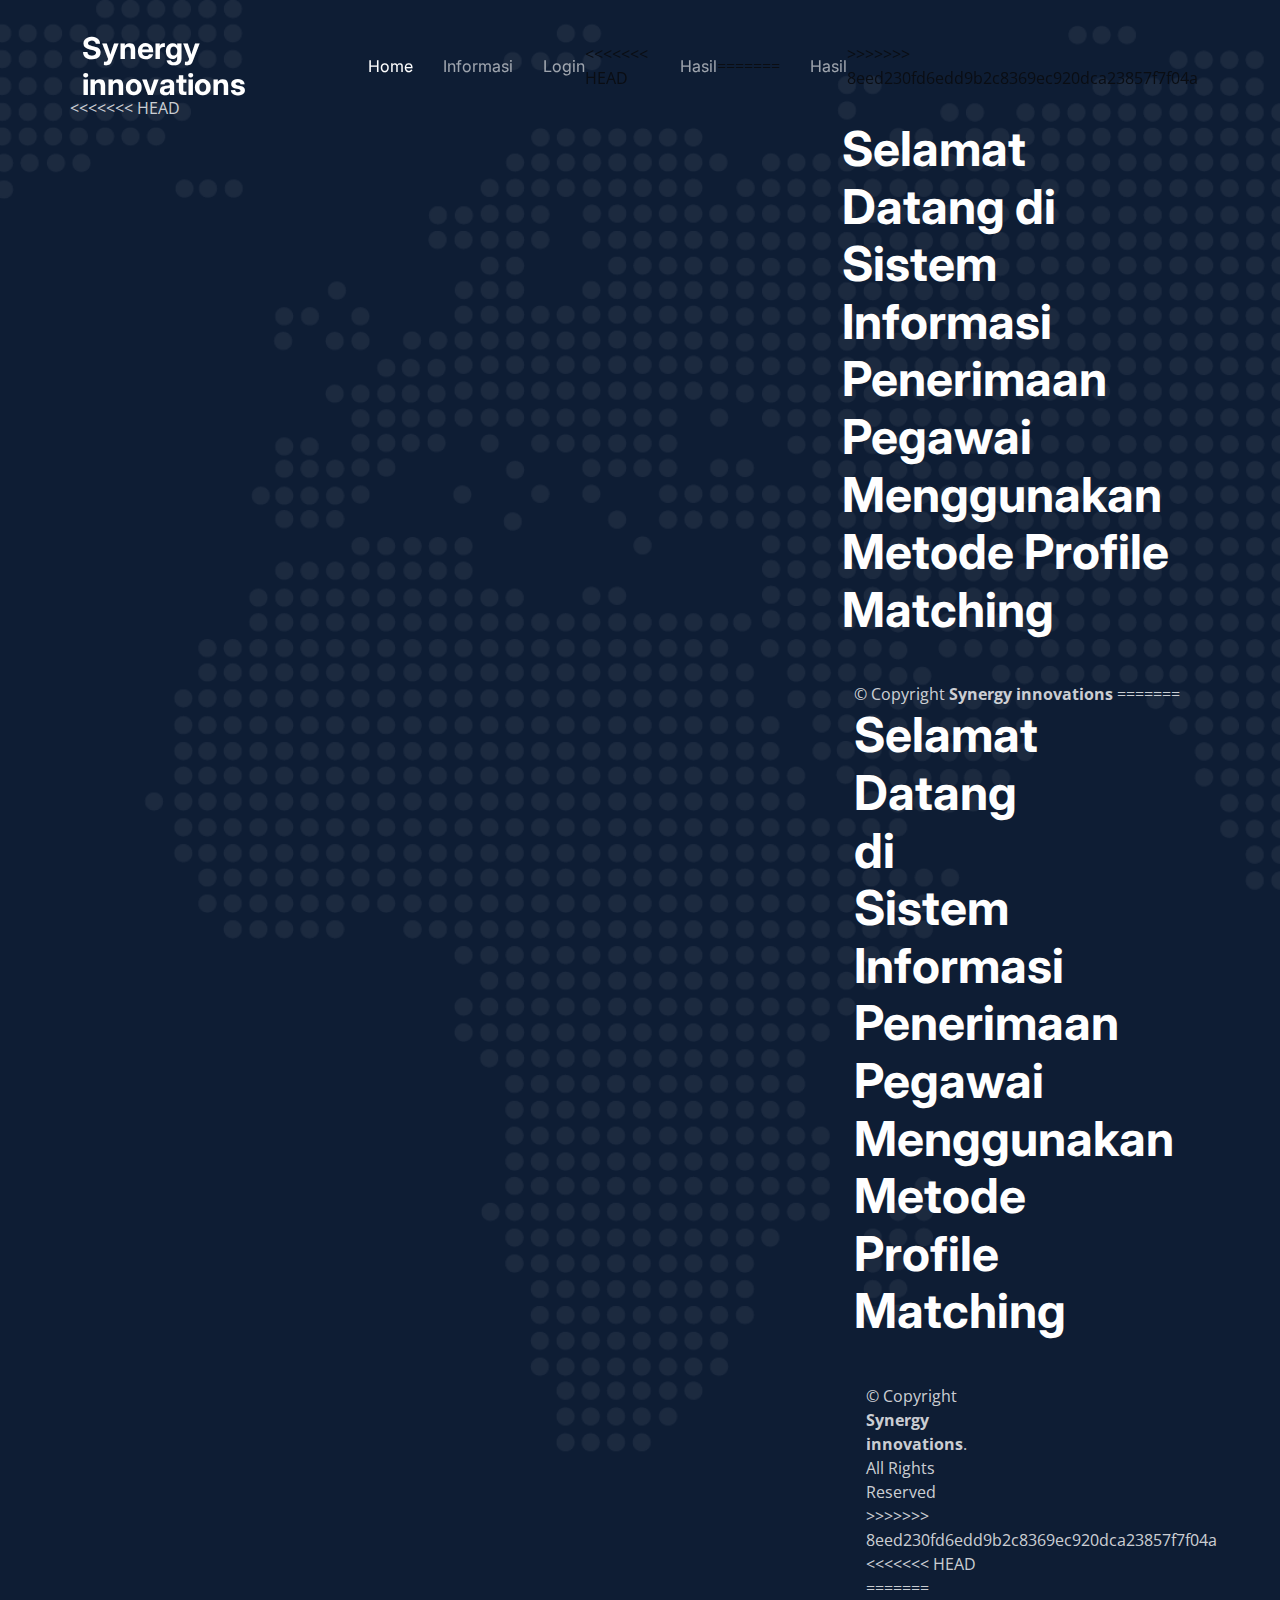
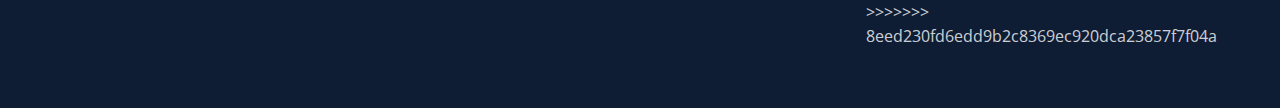
<file: index.html>
<!DOCTYPE html>
<html lang="en">

<head>
  <meta charset="utf-8">
  <meta content="width=device-width, initial-scale=1.0" name="viewport">

  <title>Synergy innovations</title>
  <meta content="" name="description">
  <meta content="" name="keywords">

  <!-- Favicons -->
  <link href="assets/img/favicon.png" rel="icon">
  <link href="assets/img/apple-touch-icon.png" rel="apple-touch-icon">

  <!-- Google Fonts -->
  <link rel="preconnect" href="https://fonts.googleapis.com">
  <link rel="preconnect" href="https://fonts.gstatic.com" crossorigin>
  <link href="https://fonts.googleapis.com/css2?family=Open+Sans:ital,wght@0,300;0,400;0,500;0,600;0,700;1,300;1,400;1,600;1,700&family=Poppins:ital,wght@0,300;0,400;0,500;0,600;0,700;1,300;1,400;1,500;1,600;1,700&family=Inter:ital,wght@0,300;0,400;0,500;0,600;0,700;1,300;1,400;1,500;1,600;1,700&display=swap" rel="stylesheet">

  <!-- Vendor CSS Files -->
  <link href="assets/vendor/bootstrap/css/bootstrap.min.css" rel="stylesheet">
  <link href="assets/vendor/bootstrap-icons/bootstrap-icons.css" rel="stylesheet">
  <link href="assets/vendor/fontawesome-free/css/all.min.css" rel="stylesheet">
  <link href="assets/vendor/glightbox/css/glightbox.min.css" rel="stylesheet">
  <link href="assets/vendor/swiper/swiper-bundle.min.css" rel="stylesheet">
  <link href="assets/vendor/aos/aos.css" rel="stylesheet">

  <!-- Template Main CSS File -->
  <link href="assets/css/main.css" rel="stylesheet">

  <!-- =======================================================
  * Template Name: Logis
  * Updated: Sep 18 2023 with Bootstrap v5.3.2
  * Template URL: https://bootstrapmade.com/logis-bootstrap-logistics-website-template/
  * Author: BootstrapMade.com
  * License: https://bootstrapmade.com/license/
  ======================================================== -->
</head>

<body>

  <!-- ======= Header ======= -->
  <header id="header" class="header d-flex align-items-center fixed-top">
    <div class="container-fluid container-xl d-flex align-items-center justify-content-between">

      <a href="index.html" class="logo d-flex align-items-center">
        <!-- Uncomment the line below if you also wish to use an image logo -->
        <!-- <img src="assets/img/logo.png" alt=""> -->
        <h1>Synergy innovations</h1>
      </a>

      <i class="mobile-nav-toggle mobile-nav-show bi bi-list"></i>
      <i class="mobile-nav-toggle mobile-nav-hide d-none bi bi-x"></i>
      <nav id="navbar" class="navbar">
        <ul>
          <li><a href="index.html" class="active">Home</a></li>
          <li><a href="informasi.html">Informasi</a></li>
          <li><a href="login.php">Login</a></li>
<<<<<<< HEAD
          <li><a href="hasilakhir.php">Hasil</a></li>
          <!-- <li><a href="contact.html">Contact</a></li>
          <li><a class="get-a-quote" href="get-a-quote.html">Get a Quote</a></li> -->
=======
          <li><a href="pricing.html">Hasil</a></li>
>>>>>>> 8eed230fd6edd9b2c8369ec920dca23857f7f04a
        </ul>
      </nav><!-- .navbar -->

    </div>
  </header><!-- End Header -->
  <!-- End Header -->

  <!-- ======= Hero Section ======= -->
  <section id="hero" class="hero d-flex align-items-center">
    <div class="container">
      <div class="row gy-4 d-flex justify-content-between">
<<<<<<< HEAD
        <div class="col-lg-4 order-2 order-lg-1 d-flex flex-column justify-content-center">
          <h2 data-aos="fade-up">Selamat Datang di Sistem Informasi Penerimaan Pegawai Menggunakan Metode Profile Matching</h2>
          
        

          <!-- <div class="row gy-4" data-aos="fade-up" data-aos-delay="400">

            <div class="col-lg-3 col-6">
              <div class="stats-item text-center w-100 h-100">
                <span data-purecounter-start="0" data-purecounter-end="232" data-purecounter-duration="1" class="purecounter"></span>
                <p>Clients</p>
              </div>
            </div>End Stats Item -->

    <div class="container mt-4">
      <div class="copyright">
        &copy; Copyright <strong>Synergy innovations<span></span></strong>
=======
        <div class="col-lg-5 order-2 order-lg-1 d-flex flex-column justify-content-center">
          <h2 data-aos="fade-up">Selamat Datang di Sistem Informasi Penerimaan Pegawai Menggunakan Metode Profile Matching</h2>


    <div class="container mt-4">
      <div class="copyright">
        &copy; Copyright <strong><span>Synergy innovations</span></strong>. All Rights Reserved
>>>>>>> 8eed230fd6edd9b2c8369ec920dca23857f7f04a
      </div>
      <div class="credits">
        <!-- All the links in the footer should remain intact. -->
        <!-- You can delete the links only if you purchased the pro version. -->
        <!-- Licensing information: https://bootstrapmade.com/license/ -->
        <!-- Purchase the pro version with working PHP/AJAX contact form: https://bootstrapmade.com/logis-bootstrap-logistics-website-template/ -->
<<<<<<< HEAD
        <!-- Designed by <a href="https://bootstrapmade.com/">BootstrapMade</a> -->
=======
     
>>>>>>> 8eed230fd6edd9b2c8369ec920dca23857f7f04a
      </div>
    </div>

  </footer><!-- End Footer -->
  <!-- End Footer -->

  <a href="#" class="scroll-top d-flex align-items-center justify-content-center"><i class="bi bi-arrow-up-short"></i></a>

  <div id="preloader"></div>

  <!-- Vendor JS Files -->
  <script src="assets/vendor/bootstrap/js/bootstrap.bundle.min.js"></script>
  <script src="assets/vendor/purecounter/purecounter_vanilla.js"></script>
  <script src="assets/vendor/glightbox/js/glightbox.min.js"></script>
  <script src="assets/vendor/swiper/swiper-bundle.min.js"></script>
  <script src="assets/vendor/aos/aos.js"></script>
  <script src="assets/vendor/php-email-form/validate.js"></script>

  <!-- Template Main JS File -->
  <script src="assets/js/main.js"></script>

</body>

</html>
</file>
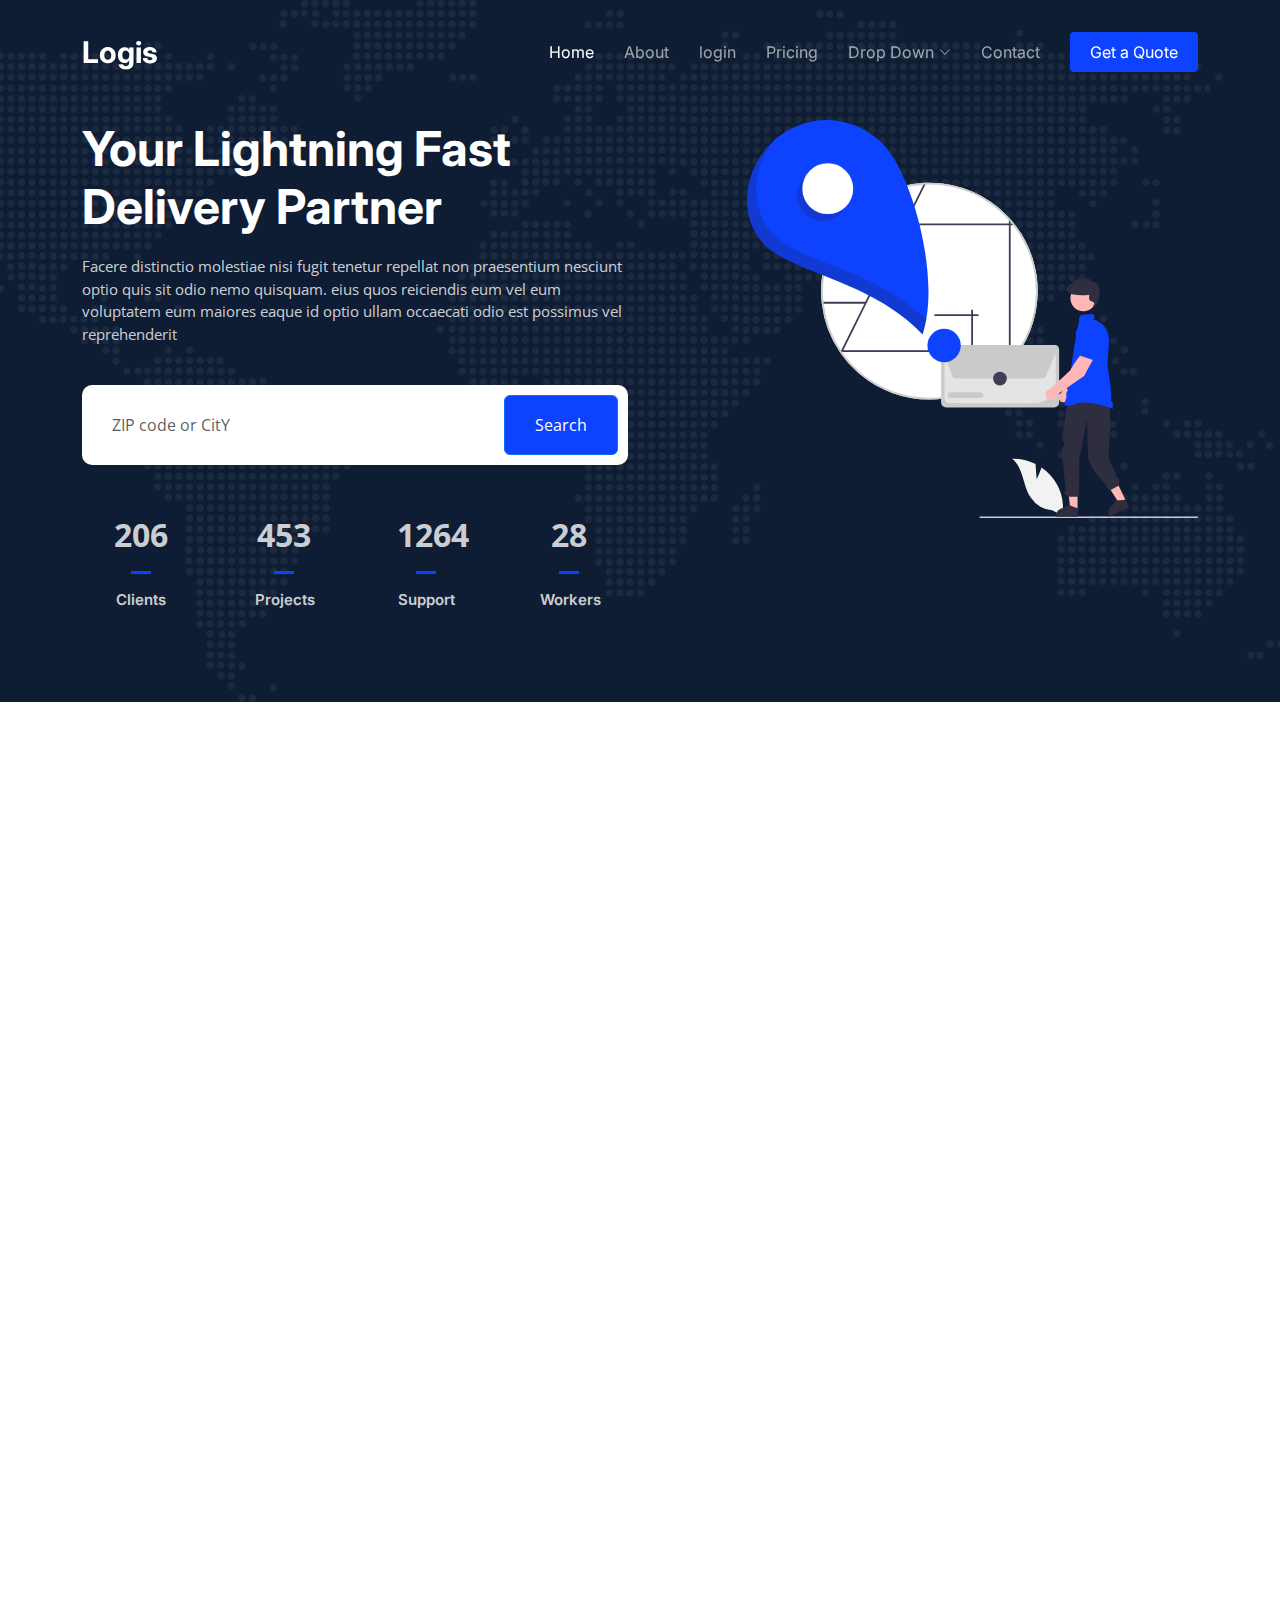
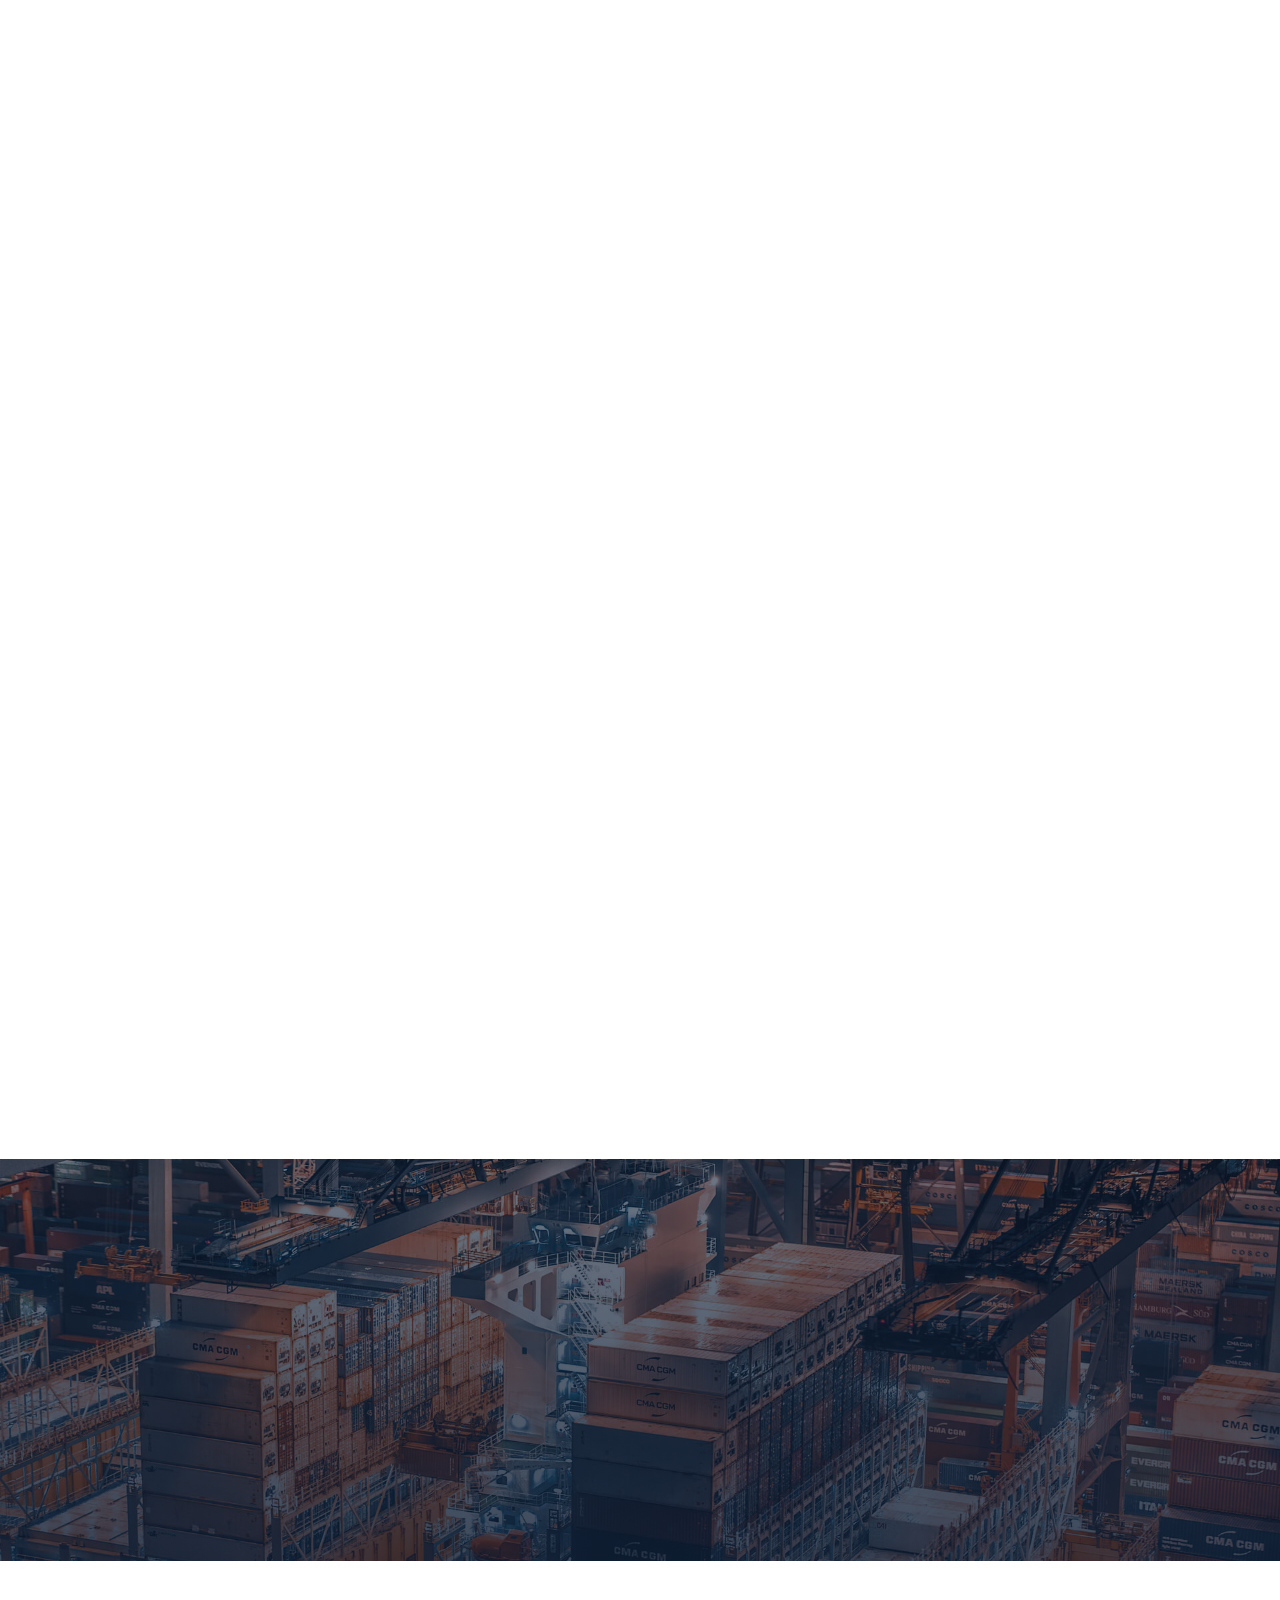
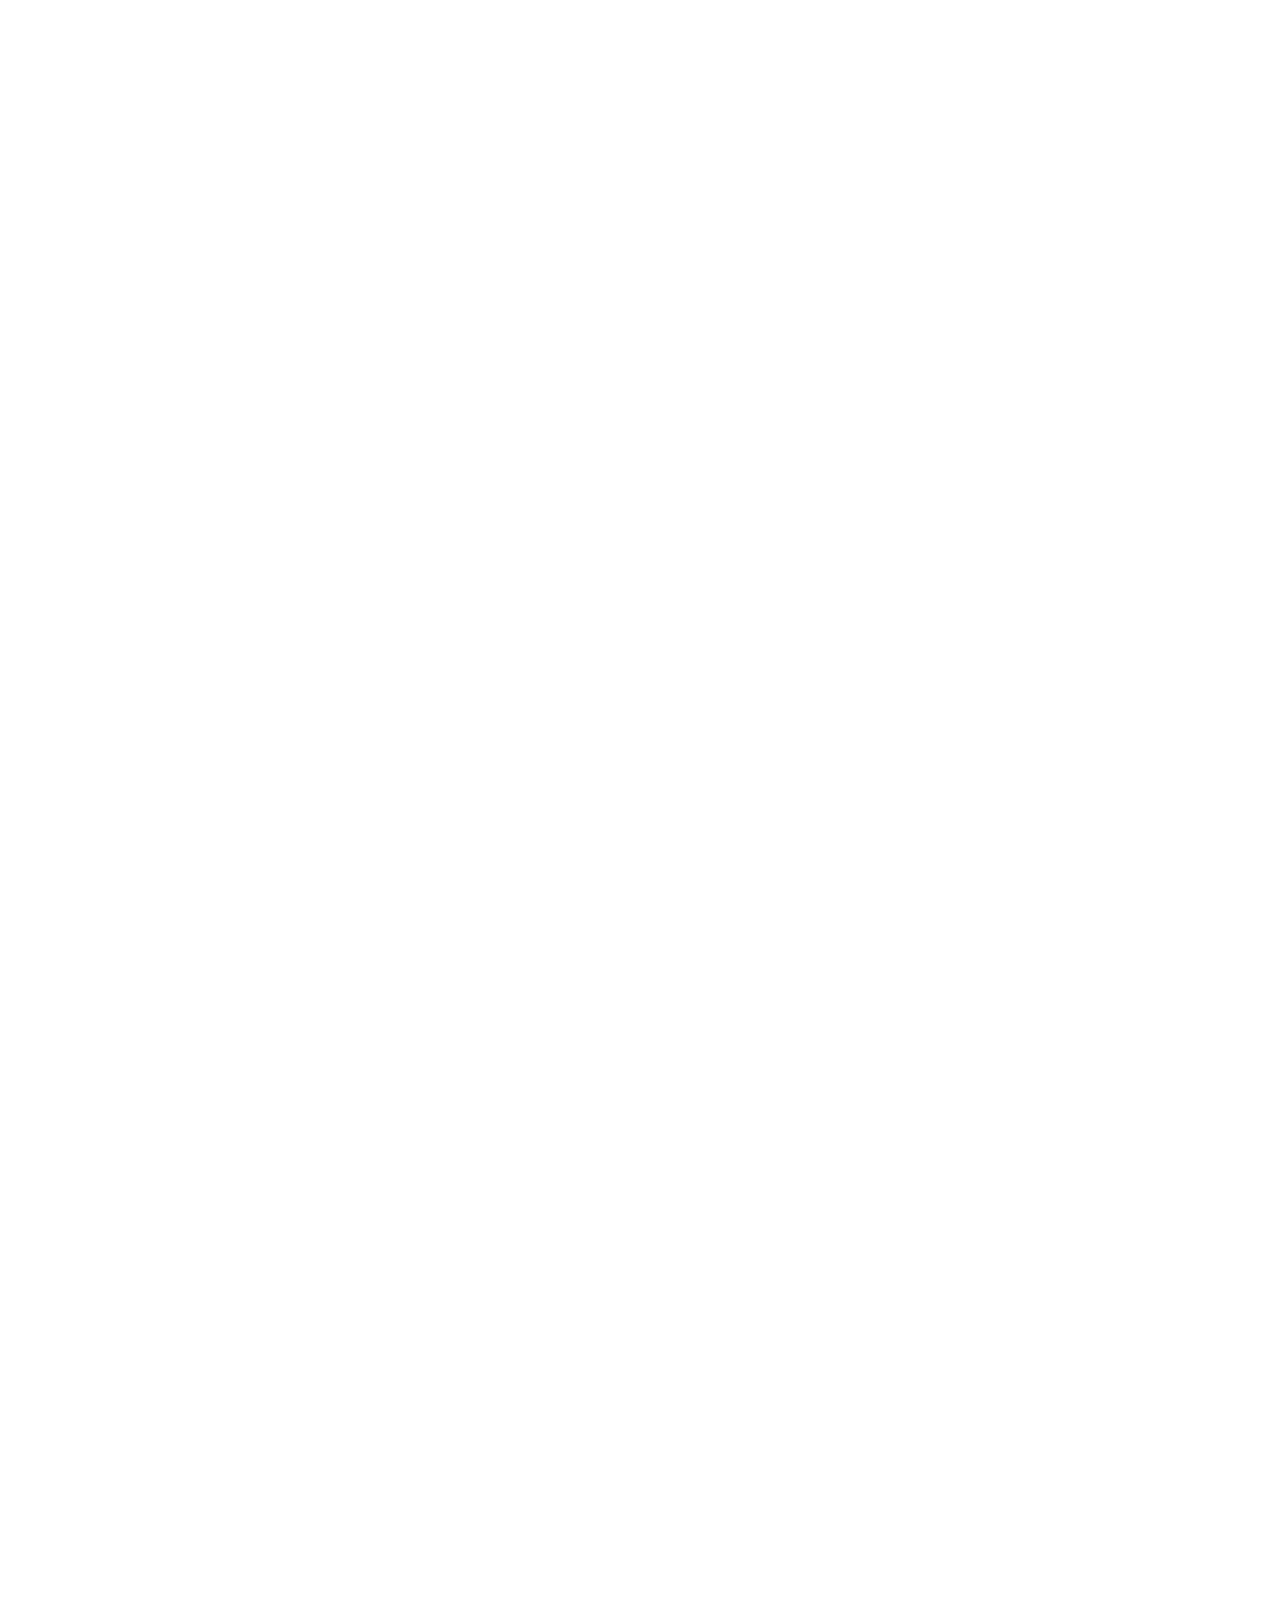
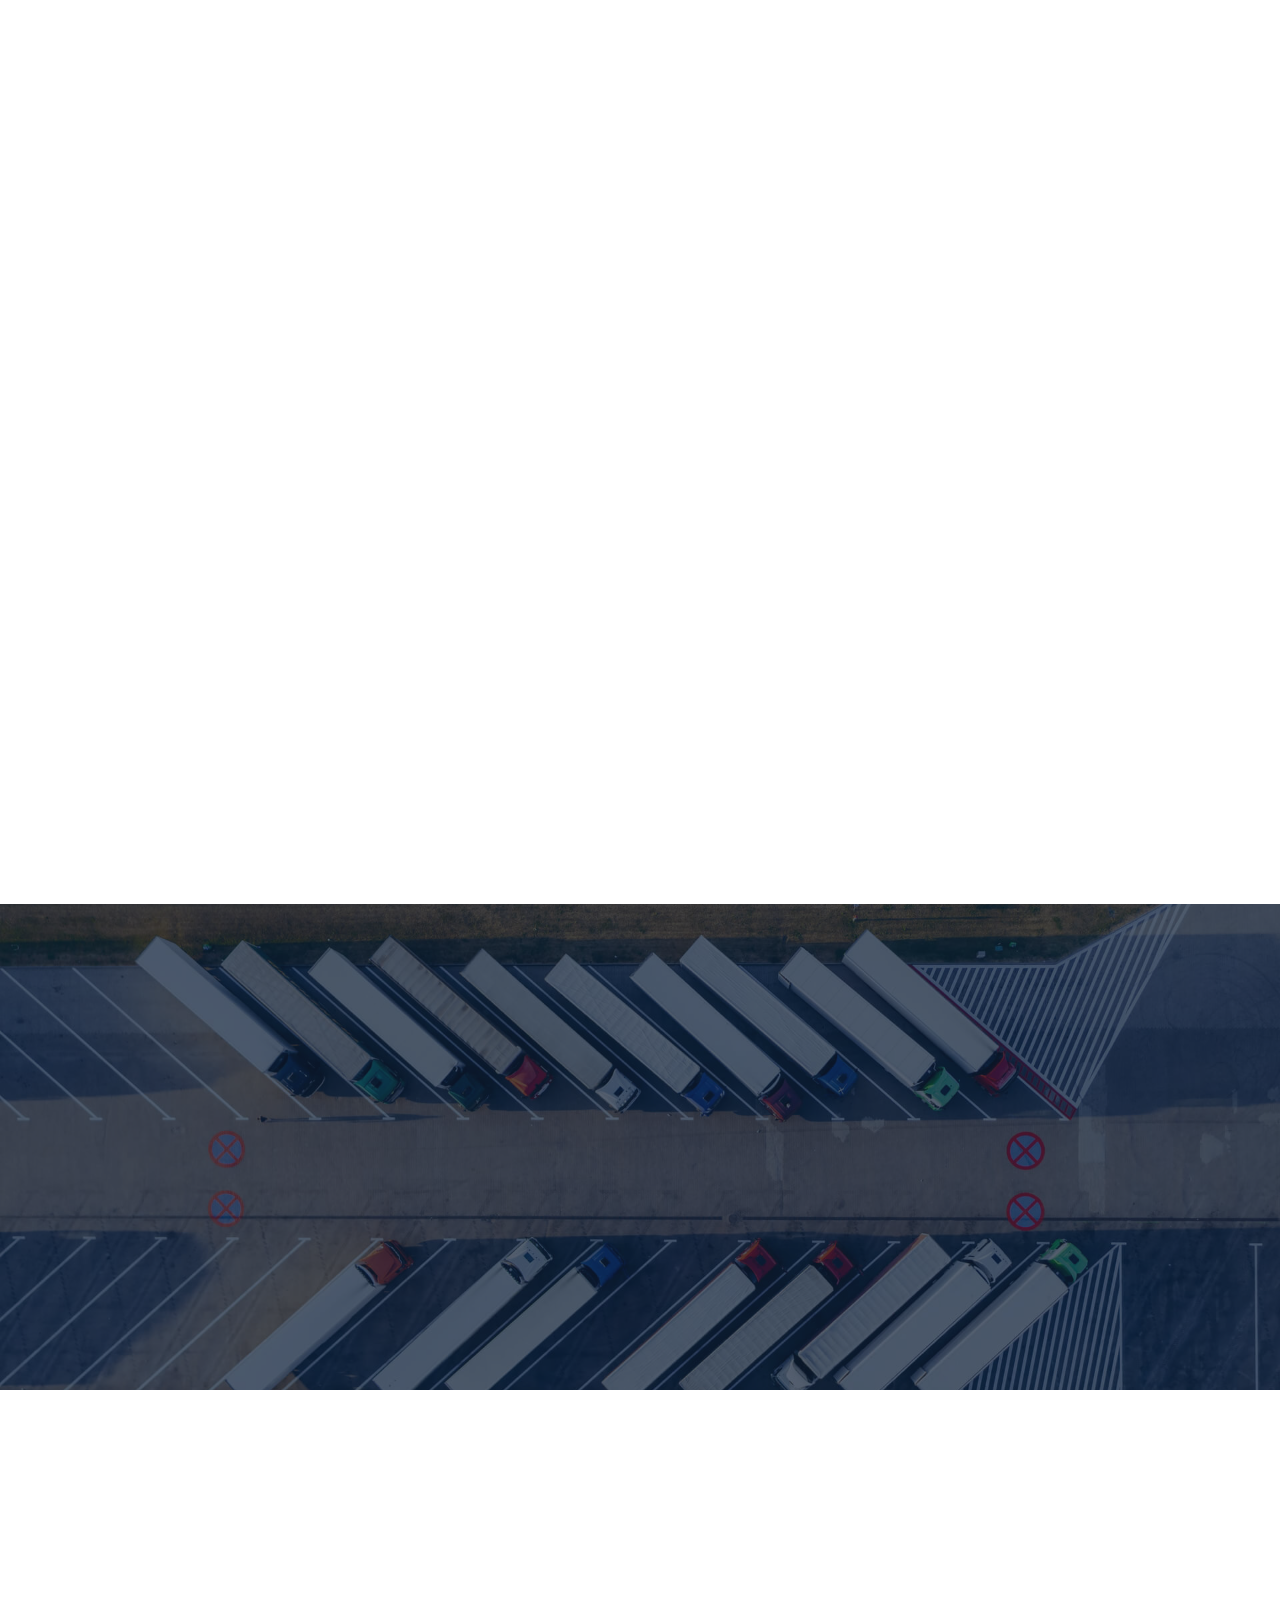
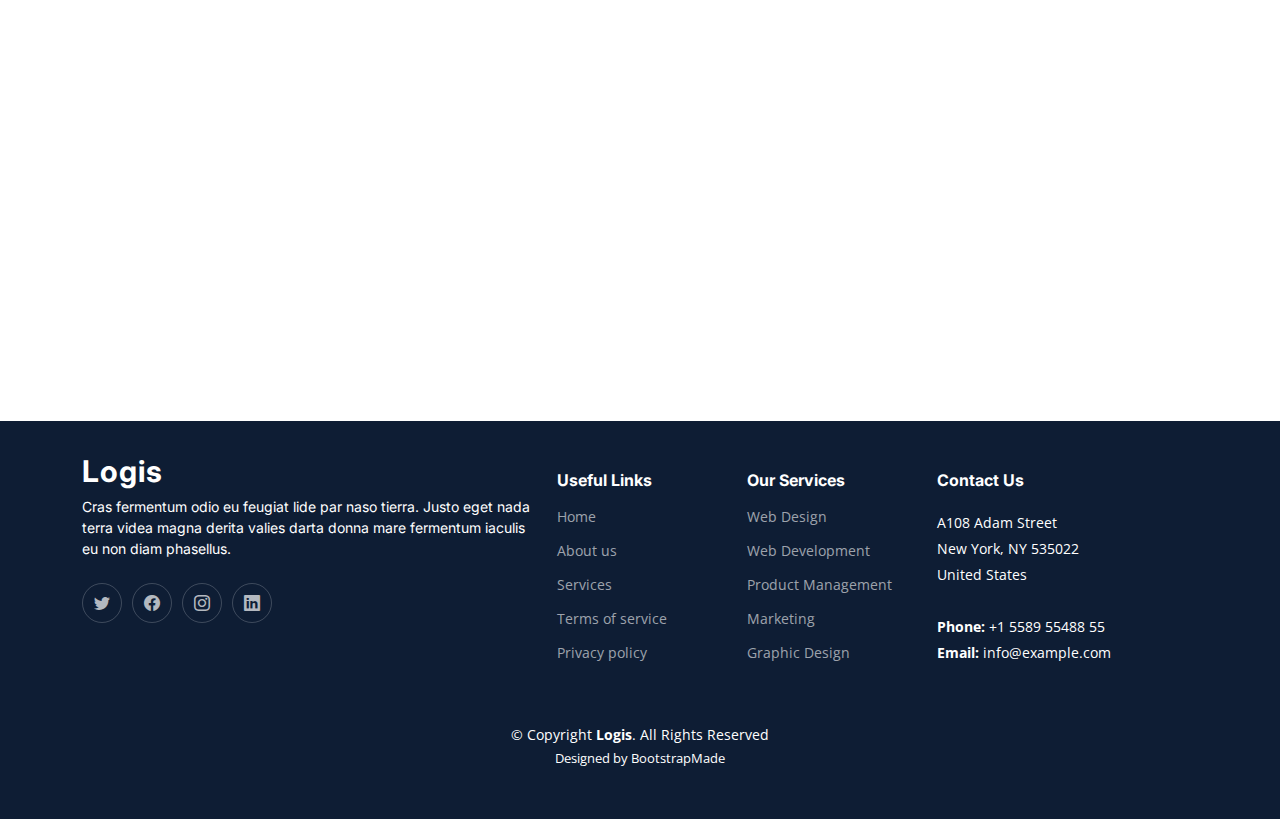
<file: Logis/index.html>
<!DOCTYPE html>
<html lang="en">

<head>
  <meta charset="utf-8">
  <meta content="width=device-width, initial-scale=1.0" name="viewport">

  <title>Logis Bootstrap Template - Index</title>
  <meta content="" name="description">
  <meta content="" name="keywords">

  <!-- Favicons -->
  <link href="assets/img/favicon.png" rel="icon">
  <link href="assets/img/apple-touch-icon.png" rel="apple-touch-icon">

  <!-- Google Fonts -->
  <link rel="preconnect" href="https://fonts.googleapis.com">
  <link rel="preconnect" href="https://fonts.gstatic.com" crossorigin>
  <link href="https://fonts.googleapis.com/css2?family=Open+Sans:ital,wght@0,300;0,400;0,500;0,600;0,700;1,300;1,400;1,600;1,700&family=Poppins:ital,wght@0,300;0,400;0,500;0,600;0,700;1,300;1,400;1,500;1,600;1,700&family=Inter:ital,wght@0,300;0,400;0,500;0,600;0,700;1,300;1,400;1,500;1,600;1,700&display=swap" rel="stylesheet">

  <!-- Vendor CSS Files -->
  <link href="assets/vendor/bootstrap/css/bootstrap.min.css" rel="stylesheet">
  <link href="assets/vendor/bootstrap-icons/bootstrap-icons.css" rel="stylesheet">
  <link href="assets/vendor/fontawesome-free/css/all.min.css" rel="stylesheet">
  <link href="assets/vendor/glightbox/css/glightbox.min.css" rel="stylesheet">
  <link href="assets/vendor/swiper/swiper-bundle.min.css" rel="stylesheet">
  <link href="assets/vendor/aos/aos.css" rel="stylesheet">

  <!-- Template Main CSS File -->
  <link href="assets/css/main.css" rel="stylesheet">

  <!-- =======================================================
  * Template Name: Logis
  * Updated: Sep 18 2023 with Bootstrap v5.3.2
  * Template URL: https://bootstrapmade.com/logis-bootstrap-logistics-website-template/
  * Author: BootstrapMade.com
  * License: https://bootstrapmade.com/license/
  ======================================================== -->
</head>

<body>

  <!-- ======= Header ======= -->
  <header id="header" class="header d-flex align-items-center fixed-top">
    <div class="container-fluid container-xl d-flex align-items-center justify-content-between">

      <a href="index.html" class="logo d-flex align-items-center">
        <!-- Uncomment the line below if you also wish to use an image logo -->
        <!-- <img src="assets/img/logo.png" alt=""> -->
        <h1>Logis</h1>
      </a>

      <i class="mobile-nav-toggle mobile-nav-show bi bi-list"></i>
      <i class="mobile-nav-toggle mobile-nav-hide d-none bi bi-x"></i>
      <nav id="navbar" class="navbar">
        <ul>
          <li><a href="index.html" class="active">Home</a></li>
          <li><a href="about.html">About</a></li>
          <li><a href="services.html">login</a></li>
          <li><a href="pricing.html">Pricing</a></li>
          <li class="dropdown"><a href="#"><span>Drop Down</span> <i class="bi bi-chevron-down dropdown-indicator"></i></a>
            <ul>
              <li><a href="#">Drop Down 1</a></li>
              <li class="dropdown"><a href="#"><span>Deep Drop Down</span> <i class="bi bi-chevron-down dropdown-indicator"></i></a>
                <ul>
                  <li><a href="#">Deep Drop Down 1</a></li>
                  <li><a href="#">Deep Drop Down 2</a></li>
                  <li><a href="#">Deep Drop Down 3</a></li>
                  <li><a href="#">Deep Drop Down 4</a></li>
                  <li><a href="#">Deep Drop Down 5</a></li>
                </ul>
              </li>
              <li><a href="#">Drop Down 2</a></li>
              <li><a href="#">Drop Down 3</a></li>
              <li><a href="#">Drop Down 4</a></li>
            </ul>
          </li>
          <li><a href="contact.html">Contact</a></li>
          <li><a class="get-a-quote" href="get-a-quote.html">Get a Quote</a></li>
        </ul>
      </nav><!-- .navbar -->

    </div>
  </header><!-- End Header -->
  <!-- End Header -->

  <!-- ======= Hero Section ======= -->
  <section id="hero" class="hero d-flex align-items-center">
    <div class="container">
      <div class="row gy-4 d-flex justify-content-between">
        <div class="col-lg-6 order-2 order-lg-1 d-flex flex-column justify-content-center">
          <h2 data-aos="fade-up">Your Lightning Fast Delivery Partner</h2>
          <p data-aos="fade-up" data-aos-delay="100">Facere distinctio molestiae nisi fugit tenetur repellat non praesentium nesciunt optio quis sit odio nemo quisquam. eius quos reiciendis eum vel eum voluptatem eum maiores eaque id optio ullam occaecati odio est possimus vel reprehenderit</p>

          <form action="#" class="form-search d-flex align-items-stretch mb-3" data-aos="fade-up" data-aos-delay="200">
            <input type="text" class="form-control" placeholder="ZIP code or CitY">
            <button type="submit" class="btn btn-primary">Search</button>
          </form>

          <div class="row gy-4" data-aos="fade-up" data-aos-delay="400">

            <div class="col-lg-3 col-6">
              <div class="stats-item text-center w-100 h-100">
                <span data-purecounter-start="0" data-purecounter-end="232" data-purecounter-duration="1" class="purecounter"></span>
                <p>Clients</p>
              </div>
            </div><!-- End Stats Item -->

            <div class="col-lg-3 col-6">
              <div class="stats-item text-center w-100 h-100">
                <span data-purecounter-start="0" data-purecounter-end="521" data-purecounter-duration="1" class="purecounter"></span>
                <p>Projects</p>
              </div>
            </div><!-- End Stats Item -->

            <div class="col-lg-3 col-6">
              <div class="stats-item text-center w-100 h-100">
                <span data-purecounter-start="0" data-purecounter-end="1453" data-purecounter-duration="1" class="purecounter"></span>
                <p>Support</p>
              </div>
            </div><!-- End Stats Item -->

            <div class="col-lg-3 col-6">
              <div class="stats-item text-center w-100 h-100">
                <span data-purecounter-start="0" data-purecounter-end="32" data-purecounter-duration="1" class="purecounter"></span>
                <p>Workers</p>
              </div>
            </div><!-- End Stats Item -->

          </div>
        </div>

        <div class="col-lg-5 order-1 order-lg-2 hero-img" data-aos="zoom-out">
          <img src="assets/img/hero-img.svg" class="img-fluid mb-3 mb-lg-0" alt="">
        </div>

      </div>
    </div>
  </section><!-- End Hero Section -->

  <main id="main">

    <!-- ======= Featured Services Section ======= -->
    <section id="featured-services" class="featured-services">
      <div class="container">

        <div class="row gy-4">

          <div class="col-lg-4 col-md-6 service-item d-flex" data-aos="fade-up">
            <div class="icon flex-shrink-0"><i class="fa-solid fa-cart-flatbed"></i></div>
            <div>
              <h4 class="title">Lorem Ipsum</h4>
              <p class="description">Voluptatum deleniti atque corrupti quos dolores et quas molestias excepturi sint occaecati cupiditate non provident</p>
              <a href="service-details.html" class="readmore stretched-link"><span>Learn More</span><i class="bi bi-arrow-right"></i></a>
            </div>
          </div>
          <!-- End Service Item -->

          <div class="col-lg-4 col-md-6 service-item d-flex" data-aos="fade-up" data-aos-delay="100">
            <div class="icon flex-shrink-0"><i class="fa-solid fa-truck"></i></div>
            <div>
              <h4 class="title">Dolor Sitema</h4>
              <p class="description">Minim veniam, quis nostrud exercitation ullamco laboris nisi ut aliquip ex ea commodo consequat tarad limino ata</p>
              <a href="service-details.html" class="readmore stretched-link"><span>Learn More</span><i class="bi bi-arrow-right"></i></a>
            </div>
          </div><!-- End Service Item -->

          <div class="col-lg-4 col-md-6 service-item d-flex" data-aos="fade-up" data-aos-delay="200">
            <div class="icon flex-shrink-0"><i class="fa-solid fa-truck-ramp-box"></i></div>
            <div>
              <h4 class="title">Sed ut perspiciatis</h4>
              <p class="description">Duis aute irure dolor in reprehenderit in voluptate velit esse cillum dolore eu fugiat nulla pariatur</p>
              <a href="service-details.html" class="readmore stretched-link"><span>Learn More</span><i class="bi bi-arrow-right"></i></a>
            </div>
          </div><!-- End Service Item -->

        </div>

      </div>
    </section><!-- End Featured Services Section -->

    <!-- ======= About Us Section ======= -->
    <section id="about" class="about pt-0">
      <div class="container" data-aos="fade-up">

        <div class="row gy-4">
          <div class="col-lg-6 position-relative align-self-start order-lg-last order-first">
            <img src="assets/img/about.jpg" class="img-fluid" alt="">
            <a href="https://www.youtube.com/watch?v=LXb3EKWsInQ" class="glightbox play-btn"></a>
          </div>
          <div class="col-lg-6 content order-last  order-lg-first">
            <h3>About Us</h3>
            <p>
              Dolor iure expedita id fuga asperiores qui sunt consequatur minima. Quidem voluptas deleniti. Sit quia molestiae quia quas qui magnam itaque veritatis dolores. Corrupti totam ut eius incidunt reiciendis veritatis asperiores placeat.
            </p>
            <ul>
              <li data-aos="fade-up" data-aos-delay="100">
                <i class="bi bi-diagram-3"></i>
                <div>
                  <h5>Ullamco laboris nisi ut aliquip consequat</h5>
                  <p>Magni facilis facilis repellendus cum excepturi quaerat praesentium libre trade</p>
                </div>
              </li>
              <li data-aos="fade-up" data-aos-delay="200">
                <i class="bi bi-fullscreen-exit"></i>
                <div>
                  <h5>Magnam soluta odio exercitationem reprehenderi</h5>
                  <p>Quo totam dolorum at pariatur aut distinctio dolorum laudantium illo direna pasata redi</p>
                </div>
              </li>
              <li data-aos="fade-up" data-aos-delay="300">
                <i class="bi bi-broadcast"></i>
                <div>
                  <h5>Voluptatem et qui exercitationem</h5>
                  <p>Et velit et eos maiores est tempora et quos dolorem autem tempora incidunt maxime veniam</p>
                </div>
              </li>
            </ul>
          </div>
        </div>

      </div>
    </section><!-- End About Us Section -->

    <!-- ======= Services Section ======= -->
    <section id="service" class="services pt-0">
      <div class="container" data-aos="fade-up">

        <div class="section-header">
          <span>Our Services</span>
          <h2>Our Services</h2>

        </div>

        <div class="row gy-4">

          <div class="col-lg-4 col-md-6" data-aos="fade-up" data-aos-delay="100">
            <div class="card">
              <div class="card-img">
                <img src="assets/img/storage-service.jpg" alt="" class="img-fluid">
              </div>
              <h3><a href="service-details.html" class="stretched-link">Storage</a></h3>
              <p>Cumque eos in qui numquam. Aut aspernatur perferendis sed atque quia voluptas quisquam repellendus temporibus itaqueofficiis odit</p>
            </div>
          </div><!-- End Card Item -->

          <div class="col-lg-4 col-md-6" data-aos="fade-up" data-aos-delay="200">
            <div class="card">
              <div class="card-img">
                <img src="assets/img/logistics-service.jpg" alt="" class="img-fluid">
              </div>
              <h3><a href="service-details.html" class="stretched-link">Logistics</a></h3>
              <p>Asperiores provident dolor accusamus pariatur dolore nam id audantium ut et iure incidunt molestiae dolor ipsam ducimus occaecati nisi</p>
            </div>
          </div><!-- End Card Item -->

          <div class="col-lg-4 col-md-6" data-aos="fade-up" data-aos-delay="300">
            <div class="card">
              <div class="card-img">
                <img src="assets/img/cargo-service.jpg" alt="" class="img-fluid">
              </div>
              <h3><a href="service-details.html" class="stretched-link">Cargo</a></h3>
              <p>Dicta quam similique quia architecto eos nisi aut ratione aut ipsum reiciendis sit doloremque oluptatem aut et molestiae ut et nihil</p>
            </div>
          </div><!-- End Card Item -->

          <div class="col-lg-4 col-md-6" data-aos="fade-up" data-aos-delay="400">
            <div class="card">
              <div class="card-img">
                <img src="assets/img/trucking-service.jpg" alt="" class="img-fluid">
              </div>
              <h3><a href="service-details.html" class="stretched-link">Trucking</a></h3>
              <p>Dicta quam similique quia architecto eos nisi aut ratione aut ipsum reiciendis sit doloremque oluptatem aut et molestiae ut et nihil</p>
            </div>
          </div><!-- End Card Item -->

          <div class="col-lg-4 col-md-6" data-aos="fade-up" data-aos-delay="500">
            <div class="card">
              <div class="card-img">
                <img src="assets/img/packaging-service.jpg" alt="" class="img-fluid">
              </div>
              <h3><a href="service-details.html" class="stretched-link">Packaging</a></h3>
              <p>Illo consequuntur quisquam delectus praesentium modi dignissimos facere vel cum onsequuntur maiores beatae consequatur magni voluptates</p>
            </div>
          </div><!-- End Card Item -->

          <div class="col-lg-4 col-md-6" data-aos="fade-up" data-aos-delay="600">
            <div class="card">
              <div class="card-img">
                <img src="assets/img/warehousing-service.jpg" alt="" class="img-fluid">
              </div>
              <h3><a href="service-details.html" class="stretched-link">Warehousing</a></h3>
              <p>Quas assumenda non occaecati molestiae. In aut earum sed natus eatae in vero. Ab modi quisquam aut nostrum unde et qui est non quo nulla</p>
            </div>
          </div><!-- End Card Item -->

        </div>

      </div>
    </section><!-- End Services Section -->

    <!-- ======= Call To Action Section ======= -->
    <section id="call-to-action" class="call-to-action">
      <div class="container" data-aos="zoom-out">

        <div class="row justify-content-center">
          <div class="col-lg-8 text-center">
            <h3>Call To Action</h3>
            <p> Duis aute irure dolor in reprehenderit in voluptate velit esse cillum dolore eu fugiat nulla pariatur. Excepteur sint occaecat cupidatat non proident, sunt in culpa qui officia deserunt mollit anim id est laborum.</p>
            <a class="cta-btn" href="#">Call To Action</a>
          </div>
        </div>

      </div>
    </section><!-- End Call To Action Section -->

    <!-- ======= Features Section ======= -->
    <section id="features" class="features">
      <div class="container">

        <div class="row gy-4 align-items-center features-item" data-aos="fade-up">

          <div class="col-md-5">
            <img src="assets/img/features-1.jpg" class="img-fluid" alt="">
          </div>
          <div class="col-md-7">
            <h3>Voluptatem dignissimos provident quasi corporis voluptates sit assumenda.</h3>
            <p class="fst-italic">
              Lorem ipsum dolor sit amet, consectetur adipiscing elit, sed do eiusmod tempor incididunt ut labore et dolore
              magna aliqua.
            </p>
            <ul>
              <li><i class="bi bi-check"></i> Ullamco laboris nisi ut aliquip ex ea commodo consequat.</li>
              <li><i class="bi bi-check"></i> Duis aute irure dolor in reprehenderit in voluptate velit.</li>
              <li><i class="bi bi-check"></i> Ullam est qui quos consequatur eos accusamus.</li>
            </ul>
          </div>
        </div><!-- Features Item -->

        <div class="row gy-4 align-items-center features-item" data-aos="fade-up">
          <div class="col-md-5 order-1 order-md-2">
            <img src="assets/img/features-2.jpg" class="img-fluid" alt="">
          </div>
          <div class="col-md-7 order-2 order-md-1">
            <h3>Corporis temporibus maiores provident</h3>
            <p class="fst-italic">
              Lorem ipsum dolor sit amet, consectetur adipiscing elit, sed do eiusmod tempor incididunt ut labore et dolore
              magna aliqua.
            </p>
            <p>
              Ullamco laboris nisi ut aliquip ex ea commodo consequat. Duis aute irure dolor in reprehenderit in voluptate
              velit esse cillum dolore eu fugiat nulla pariatur. Excepteur sint occaecat cupidatat non proident, sunt in
              culpa qui officia deserunt mollit anim id est laborum
            </p>
          </div>
        </div><!-- Features Item -->

        <div class="row gy-4 align-items-center features-item" data-aos="fade-up">
          <div class="col-md-5">
            <img src="assets/img/features-3.jpg" class="img-fluid" alt="">
          </div>
          <div class="col-md-7">
            <h3>Sunt consequatur ad ut est nulla consectetur reiciendis animi voluptas</h3>
            <p>Cupiditate placeat cupiditate placeat est ipsam culpa. Delectus quia minima quod. Sunt saepe odit aut quia voluptatem hic voluptas dolor doloremque.</p>
            <ul>
              <li><i class="bi bi-check"></i> Ullamco laboris nisi ut aliquip ex ea commodo consequat.</li>
              <li><i class="bi bi-check"></i> Duis aute irure dolor in reprehenderit in voluptate velit.</li>
              <li><i class="bi bi-check"></i> Facilis ut et voluptatem aperiam. Autem soluta ad fugiat.</li>
            </ul>
          </div>
        </div><!-- Features Item -->

        <div class="row gy-4 align-items-center features-item" data-aos="fade-up">
          <div class="col-md-5 order-1 order-md-2">
            <img src="assets/img/features-4.jpg" class="img-fluid" alt="">
          </div>
          <div class="col-md-7 order-2 order-md-1">
            <h3>Quas et necessitatibus eaque impedit ipsum animi consequatur incidunt in</h3>
            <p class="fst-italic">
              Lorem ipsum dolor sit amet, consectetur adipiscing elit, sed do eiusmod tempor incididunt ut labore et dolore
              magna aliqua.
            </p>
            <p>
              Ullamco laboris nisi ut aliquip ex ea commodo consequat. Duis aute irure dolor in reprehenderit in voluptate
              velit esse cillum dolore eu fugiat nulla pariatur. Excepteur sint occaecat cupidatat non proident, sunt in
              culpa qui officia deserunt mollit anim id est laborum
            </p>
          </div>
        </div><!-- Features Item -->

      </div>
    </section><!-- End Features Section -->

    <!-- ======= Pricing Section ======= -->
    <section id="pricing" class="pricing pt-0">
      <div class="container" data-aos="fade-up">

        <div class="section-header">
          <span>Pricing</span>
          <h2>Pricing</h2>

        </div>

        <div class="row gy-4">

          <div class="col-lg-4" data-aos="fade-up" data-aos-delay="100">
            <div class="pricing-item">
              <h3>Free Plan</h3>
              <h4><sup>$</sup>0<span> / month</span></h4>
              <ul>
                <li><i class="bi bi-check"></i> Quam adipiscing vitae proin</li>
                <li><i class="bi bi-check"></i> Nec feugiat nisl pretium</li>
                <li><i class="bi bi-check"></i> Nulla at volutpat diam uteera</li>
                <li class="na"><i class="bi bi-x"></i> <span>Pharetra massa massa ultricies</span></li>
                <li class="na"><i class="bi bi-x"></i> <span>Massa ultricies mi quis hendrerit</span></li>
              </ul>
              <a href="#" class="buy-btn">Buy Now</a>
            </div>
          </div><!-- End Pricing Item -->

          <div class="col-lg-4" data-aos="fade-up" data-aos-delay="200">
            <div class="pricing-item featured">
              <h3>Business Plan</h3>
              <h4><sup>$</sup>29<span> / month</span></h4>
              <ul>
                <li><i class="bi bi-check"></i> Quam adipiscing vitae proin</li>
                <li><i class="bi bi-check"></i> Nec feugiat nisl pretium</li>
                <li><i class="bi bi-check"></i> Nulla at volutpat diam uteera</li>
                <li><i class="bi bi-check"></i> Pharetra massa massa ultricies</li>
                <li><i class="bi bi-check"></i> Massa ultricies mi quis hendrerit</li>
              </ul>
              <a href="#" class="buy-btn">Buy Now</a>
            </div>
          </div><!-- End Pricing Item -->

          <div class="col-lg-4" data-aos="fade-up" data-aos-delay="300">
            <div class="pricing-item">
              <h3>Developer Plan</h3>
              <h4><sup>$</sup>49<span> / month</span></h4>
              <ul>
                <li><i class="bi bi-check"></i> Quam adipiscing vitae proin</li>
                <li><i class="bi bi-check"></i> Nec feugiat nisl pretium</li>
                <li><i class="bi bi-check"></i> Nulla at volutpat diam uteera</li>
                <li><i class="bi bi-check"></i> Pharetra massa massa ultricies</li>
                <li><i class="bi bi-check"></i> Massa ultricies mi quis hendrerit</li>
              </ul>
              <a href="#" class="buy-btn">Buy Now</a>
            </div>
          </div><!-- End Pricing Item -->

        </div>

      </div>
    </section><!-- End Pricing Section -->

    <!-- ======= Testimonials Section ======= -->
    <section id="testimonials" class="testimonials">
      <div class="container">

        <div class="slides-1 swiper" data-aos="fade-up">
          <div class="swiper-wrapper">

            <div class="swiper-slide">
              <div class="testimonial-item">
                <img src="assets/img/testimonials/testimonials-1.jpg" class="testimonial-img" alt="">
                <h3>Saul Goodman</h3>
                <h4>Ceo &amp; Founder</h4>
                <div class="stars">
                  <i class="bi bi-star-fill"></i><i class="bi bi-star-fill"></i><i class="bi bi-star-fill"></i><i class="bi bi-star-fill"></i><i class="bi bi-star-fill"></i>
                </div>
                <p>
                  <i class="bi bi-quote quote-icon-left"></i>
                  Proin iaculis purus consequat sem cure digni ssim donec porttitora entum suscipit rhoncus. Accusantium quam, ultricies eget id, aliquam eget nibh et. Maecen aliquam, risus at semper.
                  <i class="bi bi-quote quote-icon-right"></i>
                </p>
              </div>
            </div><!-- End testimonial item -->

            <div class="swiper-slide">
              <div class="testimonial-item">
                <img src="assets/img/testimonials/testimonials-2.jpg" class="testimonial-img" alt="">
                <h3>Sara Wilsson</h3>
                <h4>Designer</h4>
                <div class="stars">
                  <i class="bi bi-star-fill"></i><i class="bi bi-star-fill"></i><i class="bi bi-star-fill"></i><i class="bi bi-star-fill"></i><i class="bi bi-star-fill"></i>
                </div>
                <p>
                  <i class="bi bi-quote quote-icon-left"></i>
                  Export tempor illum tamen malis malis eram quae irure esse labore quem cillum quid cillum eram malis quorum velit fore eram velit sunt aliqua noster fugiat irure amet legam anim culpa.
                  <i class="bi bi-quote quote-icon-right"></i>
                </p>
              </div>
            </div><!-- End testimonial item -->

            <div class="swiper-slide">
              <div class="testimonial-item">
                <img src="assets/img/testimonials/testimonials-3.jpg" class="testimonial-img" alt="">
                <h3>Jena Karlis</h3>
                <h4>Store Owner</h4>
                <div class="stars">
                  <i class="bi bi-star-fill"></i><i class="bi bi-star-fill"></i><i class="bi bi-star-fill"></i><i class="bi bi-star-fill"></i><i class="bi bi-star-fill"></i>
                </div>
                <p>
                  <i class="bi bi-quote quote-icon-left"></i>
                  Enim nisi quem export duis labore cillum quae magna enim sint quorum nulla quem veniam duis minim tempor labore quem eram duis noster aute amet eram fore quis sint minim.
                  <i class="bi bi-quote quote-icon-right"></i>
                </p>
              </div>
            </div><!-- End testimonial item -->

            <div class="swiper-slide">
              <div class="testimonial-item">
                <img src="assets/img/testimonials/testimonials-4.jpg" class="testimonial-img" alt="">
                <h3>Matt Brandon</h3>
                <h4>Freelancer</h4>
                <div class="stars">
                  <i class="bi bi-star-fill"></i><i class="bi bi-star-fill"></i><i class="bi bi-star-fill"></i><i class="bi bi-star-fill"></i><i class="bi bi-star-fill"></i>
                </div>
                <p>
                  <i class="bi bi-quote quote-icon-left"></i>
                  Fugiat enim eram quae cillum dolore dolor amet nulla culpa multos export minim fugiat minim velit minim dolor enim duis veniam ipsum anim magna sunt elit fore quem dolore labore illum veniam.
                  <i class="bi bi-quote quote-icon-right"></i>
                </p>
              </div>
            </div><!-- End testimonial item -->

            <div class="swiper-slide">
              <div class="testimonial-item">
                <img src="assets/img/testimonials/testimonials-5.jpg" class="testimonial-img" alt="">
                <h3>John Larson</h3>
                <h4>Entrepreneur</h4>
                <div class="stars">
                  <i class="bi bi-star-fill"></i><i class="bi bi-star-fill"></i><i class="bi bi-star-fill"></i><i class="bi bi-star-fill"></i><i class="bi bi-star-fill"></i>
                </div>
                <p>
                  <i class="bi bi-quote quote-icon-left"></i>
                  Quis quorum aliqua sint quem legam fore sunt eram irure aliqua veniam tempor noster veniam enim culpa labore duis sunt culpa nulla illum cillum fugiat legam esse veniam culpa fore nisi cillum quid.
                  <i class="bi bi-quote quote-icon-right"></i>
                </p>
              </div>
            </div><!-- End testimonial item -->

          </div>
          <div class="swiper-pagination"></div>
        </div>

      </div>
    </section><!-- End Testimonials Section -->

    <!-- ======= Frequently Asked Questions Section ======= -->
    <section id="faq" class="faq">
      <div class="container" data-aos="fade-up">

        <div class="section-header">
          <span>Frequently Asked Questions</span>
          <h2>Frequently Asked Questions</h2>

        </div>

        <div class="row justify-content-center" data-aos="fade-up" data-aos-delay="200">
          <div class="col-lg-10">

            <div class="accordion accordion-flush" id="faqlist">

              <div class="accordion-item">
                <h3 class="accordion-header">
                  <button class="accordion-button collapsed" type="button" data-bs-toggle="collapse" data-bs-target="#faq-content-1">
                    <i class="bi bi-question-circle question-icon"></i>
                    Non consectetur a erat nam at lectus urna duis?
                  </button>
                </h3>
                <div id="faq-content-1" class="accordion-collapse collapse" data-bs-parent="#faqlist">
                  <div class="accordion-body">
                    Feugiat pretium nibh ipsum consequat. Tempus iaculis urna id volutpat lacus laoreet non curabitur gravida. Venenatis lectus magna fringilla urna porttitor rhoncus dolor purus non.
                  </div>
                </div>
              </div><!-- # Faq item-->

              <div class="accordion-item">
                <h3 class="accordion-header">
                  <button class="accordion-button collapsed" type="button" data-bs-toggle="collapse" data-bs-target="#faq-content-2">
                    <i class="bi bi-question-circle question-icon"></i>
                    Feugiat scelerisque varius morbi enim nunc faucibus a pellentesque?
                  </button>
                </h3>
                <div id="faq-content-2" class="accordion-collapse collapse" data-bs-parent="#faqlist">
                  <div class="accordion-body">
                    Dolor sit amet consectetur adipiscing elit pellentesque habitant morbi. Id interdum velit laoreet id donec ultrices. Fringilla phasellus faucibus scelerisque eleifend donec pretium. Est pellentesque elit ullamcorper dignissim. Mauris ultrices eros in cursus turpis massa tincidunt dui.
                  </div>
                </div>
              </div><!-- # Faq item-->

              <div class="accordion-item">
                <h3 class="accordion-header">
                  <button class="accordion-button collapsed" type="button" data-bs-toggle="collapse" data-bs-target="#faq-content-3">
                    <i class="bi bi-question-circle question-icon"></i>
                    Dolor sit amet consectetur adipiscing elit pellentesque habitant morbi?
                  </button>
                </h3>
                <div id="faq-content-3" class="accordion-collapse collapse" data-bs-parent="#faqlist">
                  <div class="accordion-body">
                    Eleifend mi in nulla posuere sollicitudin aliquam ultrices sagittis orci. Faucibus pulvinar elementum integer enim. Sem nulla pharetra diam sit amet nisl suscipit. Rutrum tellus pellentesque eu tincidunt. Lectus urna duis convallis convallis tellus. Urna molestie at elementum eu facilisis sed odio morbi quis
                  </div>
                </div>
              </div><!-- # Faq item-->

              <div class="accordion-item">
                <h3 class="accordion-header">
                  <button class="accordion-button collapsed" type="button" data-bs-toggle="collapse" data-bs-target="#faq-content-4">
                    <i class="bi bi-question-circle question-icon"></i>
                    Ac odio tempor orci dapibus. Aliquam eleifend mi in nulla?
                  </button>
                </h3>
                <div id="faq-content-4" class="accordion-collapse collapse" data-bs-parent="#faqlist">
                  <div class="accordion-body">
                    <i class="bi bi-question-circle question-icon"></i>
                    Dolor sit amet consectetur adipiscing elit pellentesque habitant morbi. Id interdum velit laoreet id donec ultrices. Fringilla phasellus faucibus scelerisque eleifend donec pretium. Est pellentesque elit ullamcorper dignissim. Mauris ultrices eros in cursus turpis massa tincidunt dui.
                  </div>
                </div>
              </div><!-- # Faq item-->

              <div class="accordion-item">
                <h3 class="accordion-header">
                  <button class="accordion-button collapsed" type="button" data-bs-toggle="collapse" data-bs-target="#faq-content-5">
                    <i class="bi bi-question-circle question-icon"></i>
                    Tempus quam pellentesque nec nam aliquam sem et tortor consequat?
                  </button>
                </h3>
                <div id="faq-content-5" class="accordion-collapse collapse" data-bs-parent="#faqlist">
                  <div class="accordion-body">
                    Molestie a iaculis at erat pellentesque adipiscing commodo. Dignissim suspendisse in est ante in. Nunc vel risus commodo viverra maecenas accumsan. Sit amet nisl suscipit adipiscing bibendum est. Purus gravida quis blandit turpis cursus in
                  </div>
                </div>
              </div><!-- # Faq item-->

            </div>

          </div>
        </div>

      </div>
    </section><!-- End Frequently Asked Questions Section -->

  </main><!-- End #main -->

  <!-- ======= Footer ======= -->
  <footer id="footer" class="footer">

    <div class="container">
      <div class="row gy-4">
        <div class="col-lg-5 col-md-12 footer-info">
          <a href="index.html" class="logo d-flex align-items-center">
            <span>Logis</span>
          </a>
          <p>Cras fermentum odio eu feugiat lide par naso tierra. Justo eget nada terra videa magna derita valies darta donna mare fermentum iaculis eu non diam phasellus.</p>
          <div class="social-links d-flex mt-4">
            <a href="#" class="twitter"><i class="bi bi-twitter"></i></a>
            <a href="#" class="facebook"><i class="bi bi-facebook"></i></a>
            <a href="#" class="instagram"><i class="bi bi-instagram"></i></a>
            <a href="#" class="linkedin"><i class="bi bi-linkedin"></i></a>
          </div>
        </div>

        <div class="col-lg-2 col-6 footer-links">
          <h4>Useful Links</h4>
          <ul>
            <li><a href="#">Home</a></li>
            <li><a href="#">About us</a></li>
            <li><a href="#">Services</a></li>
            <li><a href="#">Terms of service</a></li>
            <li><a href="#">Privacy policy</a></li>
          </ul>
        </div>

        <div class="col-lg-2 col-6 footer-links">
          <h4>Our Services</h4>
          <ul>
            <li><a href="#">Web Design</a></li>
            <li><a href="#">Web Development</a></li>
            <li><a href="#">Product Management</a></li>
            <li><a href="#">Marketing</a></li>
            <li><a href="#">Graphic Design</a></li>
          </ul>
        </div>

        <div class="col-lg-3 col-md-12 footer-contact text-center text-md-start">
          <h4>Contact Us</h4>
          <p>
            A108 Adam Street <br>
            New York, NY 535022<br>
            United States <br><br>
            <strong>Phone:</strong> +1 5589 55488 55<br>
            <strong>Email:</strong> info@example.com<br>
          </p>

        </div>

      </div>
    </div>

    <div class="container mt-4">
      <div class="copyright">
        &copy; Copyright <strong><span>Logis</span></strong>. All Rights Reserved
      </div>
      <div class="credits">
        <!-- All the links in the footer should remain intact. -->
        <!-- You can delete the links only if you purchased the pro version. -->
        <!-- Licensing information: https://bootstrapmade.com/license/ -->
        <!-- Purchase the pro version with working PHP/AJAX contact form: https://bootstrapmade.com/logis-bootstrap-logistics-website-template/ -->
        Designed by <a href="https://bootstrapmade.com/">BootstrapMade</a>
      </div>
    </div>

  </footer><!-- End Footer -->
  <!-- End Footer -->

  <a href="#" class="scroll-top d-flex align-items-center justify-content-center"><i class="bi bi-arrow-up-short"></i></a>

  <div id="preloader"></div>

  <!-- Vendor JS Files -->
  <script src="assets/vendor/bootstrap/js/bootstrap.bundle.min.js"></script>
  <script src="assets/vendor/purecounter/purecounter_vanilla.js"></script>
  <script src="assets/vendor/glightbox/js/glightbox.min.js"></script>
  <script src="assets/vendor/swiper/swiper-bundle.min.js"></script>
  <script src="assets/vendor/aos/aos.js"></script>
  <script src="assets/vendor/php-email-form/validate.js"></script>

  <!-- Template Main JS File -->
  <script src="assets/js/main.js"></script>

</body>

</html>
</file>
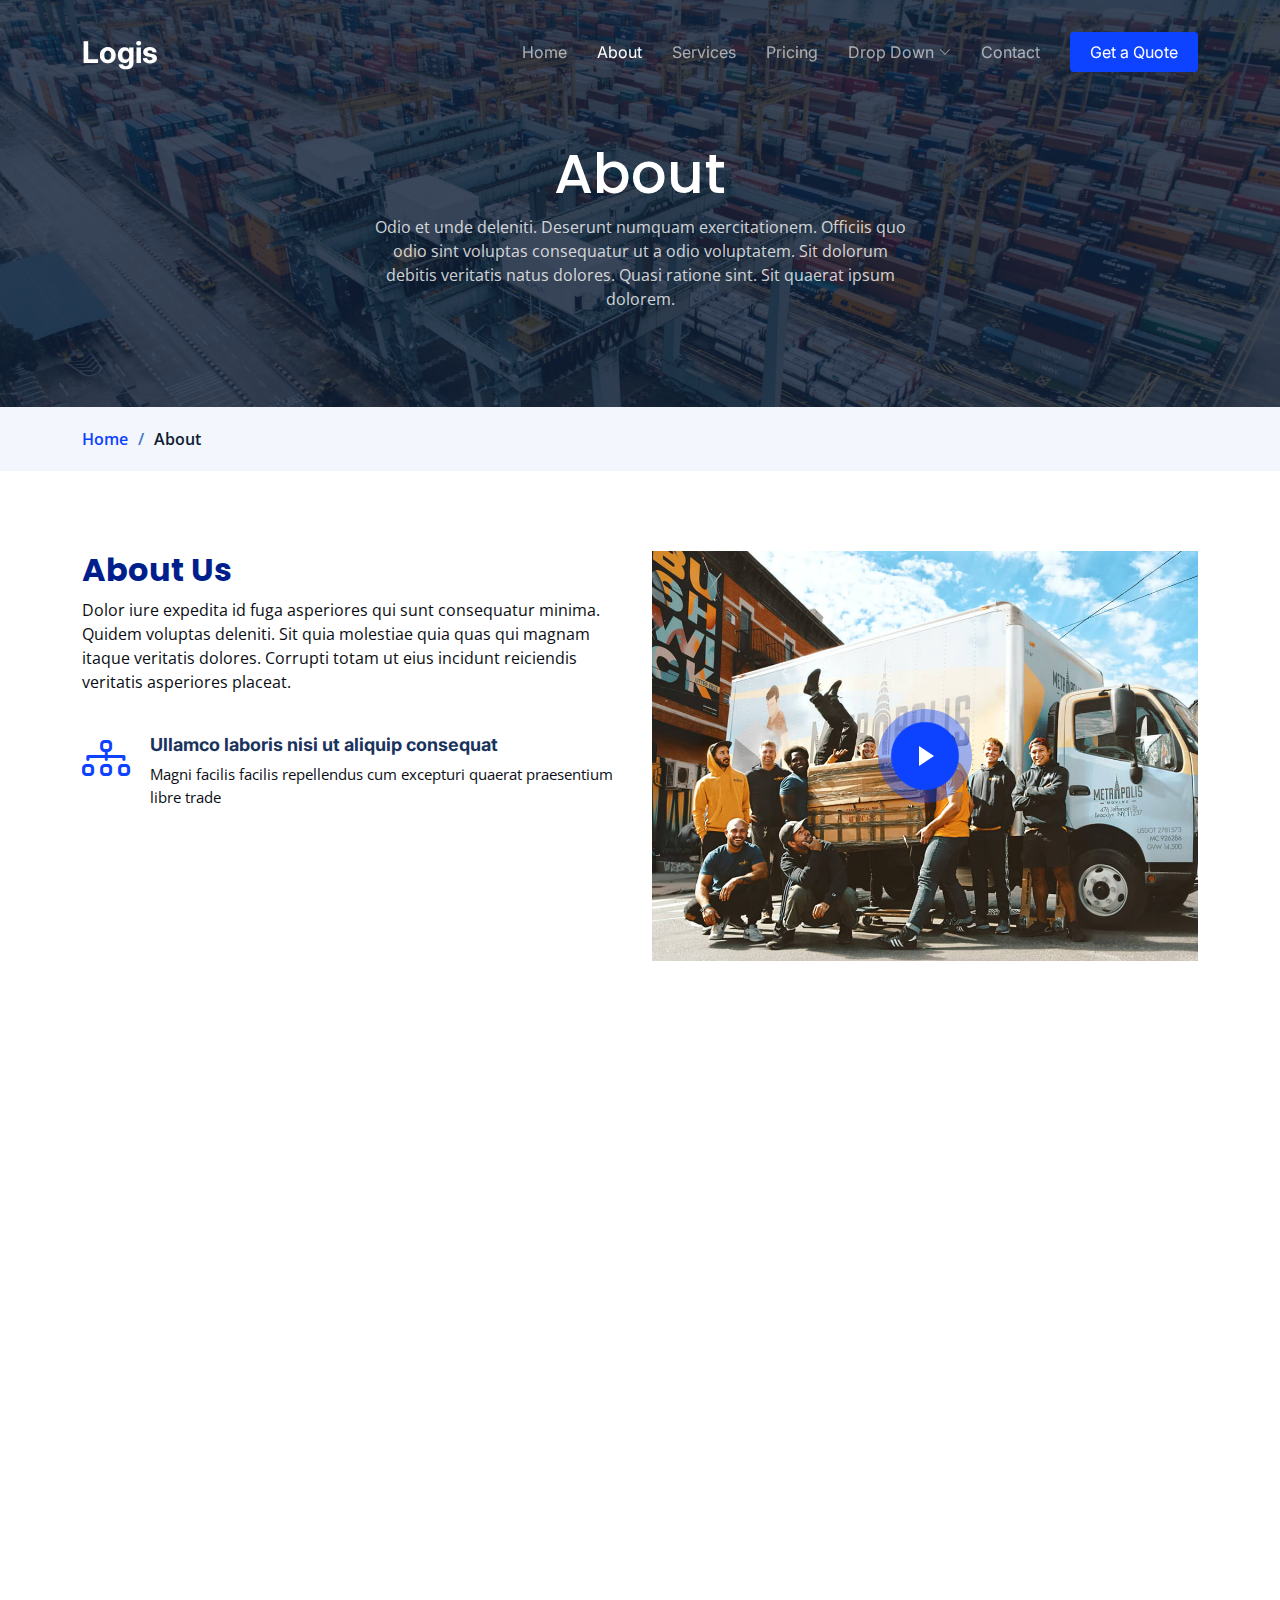
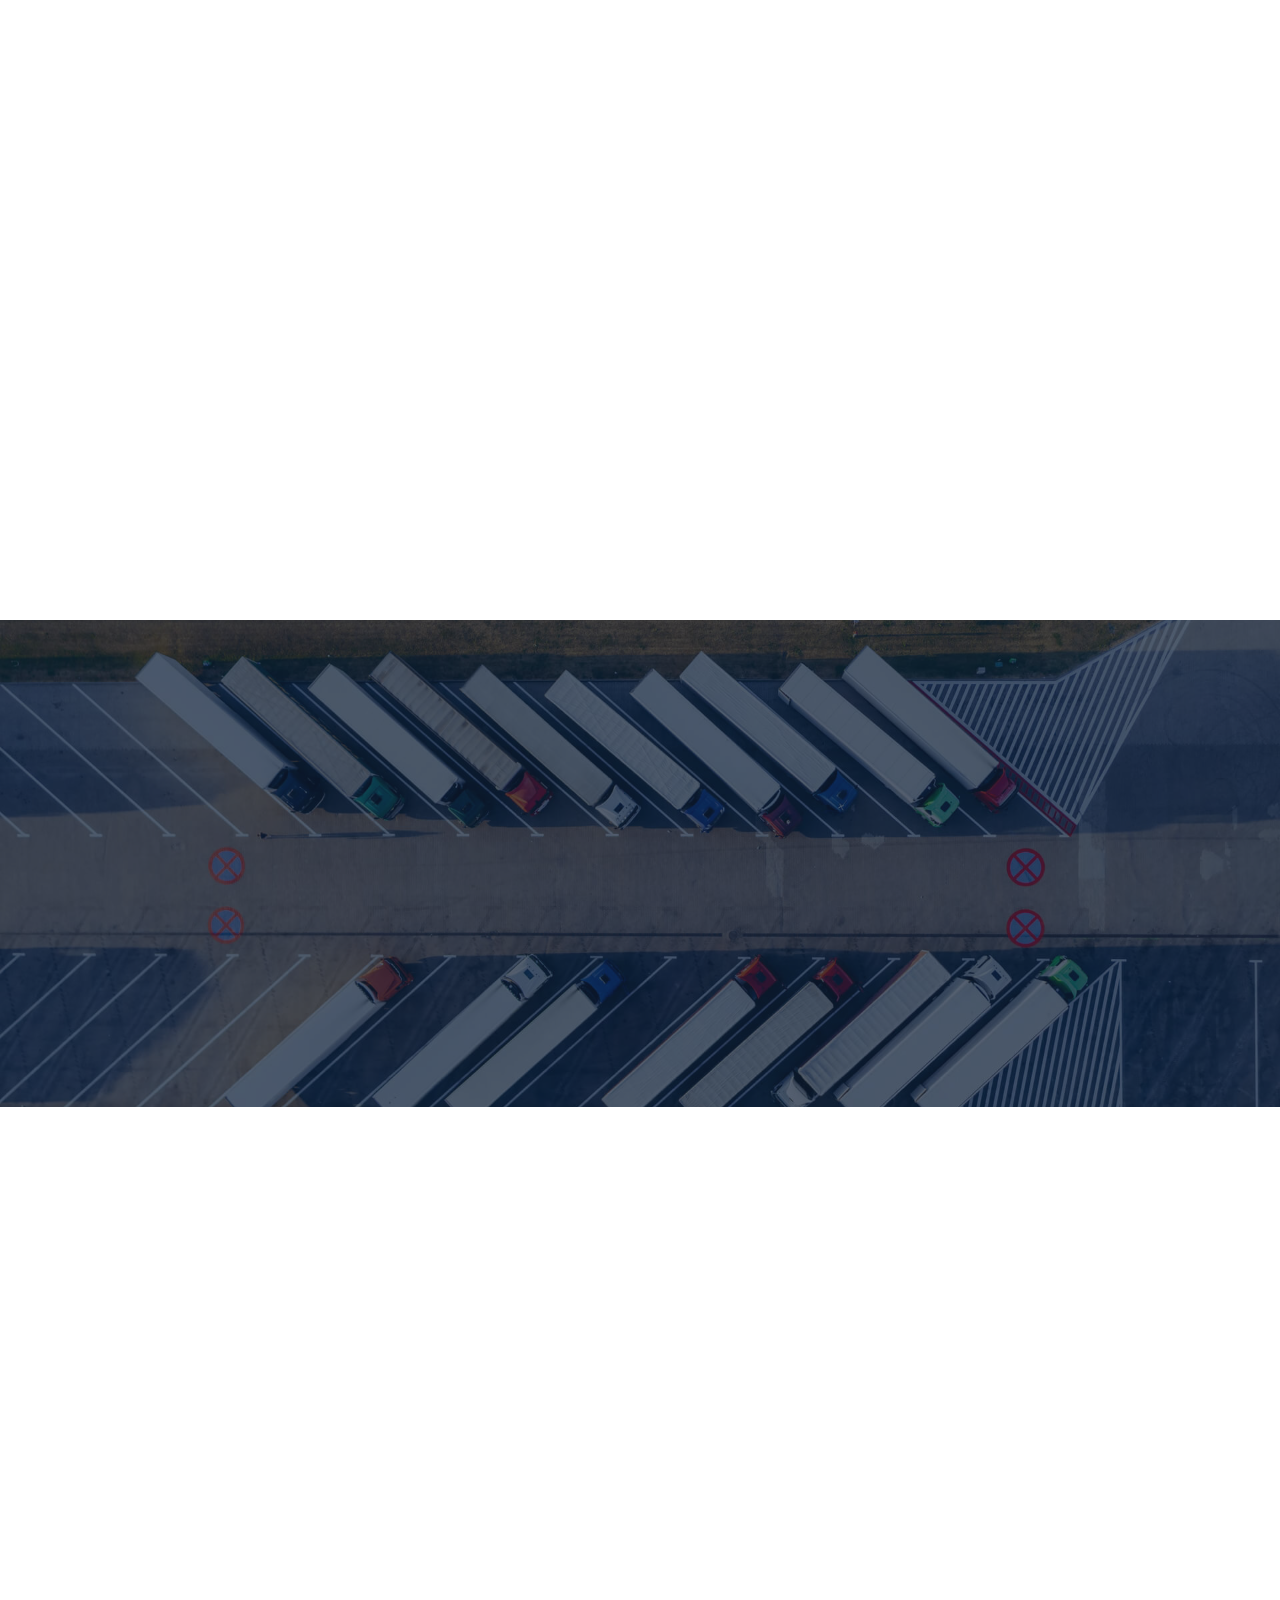
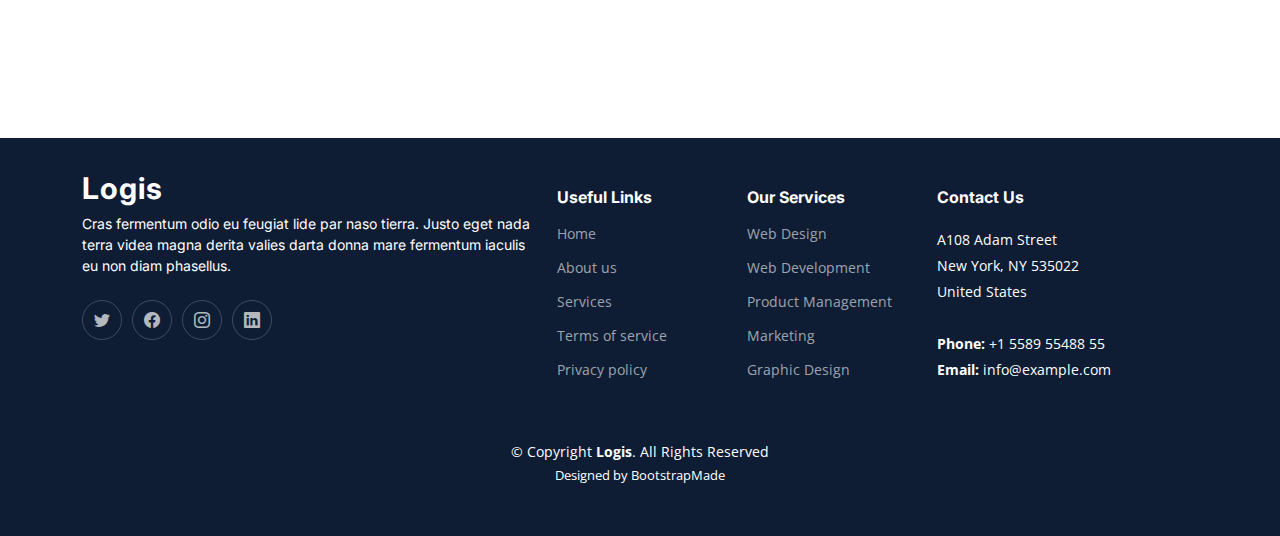
<file: Logis/about.html>
<!DOCTYPE html>
<html lang="en">

<head>
  <meta charset="utf-8">
  <meta content="width=device-width, initial-scale=1.0" name="viewport">

  <title>Logis Bootstrap Template - About</title>
  <meta content="" name="description">
  <meta content="" name="keywords">

  <!-- Favicons -->
  <link href="assets/img/favicon.png" rel="icon">
  <link href="assets/img/apple-touch-icon.png" rel="apple-touch-icon">

  <!-- Google Fonts -->
  <link rel="preconnect" href="https://fonts.googleapis.com">
  <link rel="preconnect" href="https://fonts.gstatic.com" crossorigin>
  <link href="https://fonts.googleapis.com/css2?family=Open+Sans:ital,wght@0,300;0,400;0,500;0,600;0,700;1,300;1,400;1,600;1,700&family=Poppins:ital,wght@0,300;0,400;0,500;0,600;0,700;1,300;1,400;1,500;1,600;1,700&family=Inter:ital,wght@0,300;0,400;0,500;0,600;0,700;1,300;1,400;1,500;1,600;1,700&display=swap" rel="stylesheet">

  <!-- Vendor CSS Files -->
  <link href="assets/vendor/bootstrap/css/bootstrap.min.css" rel="stylesheet">
  <link href="assets/vendor/bootstrap-icons/bootstrap-icons.css" rel="stylesheet">
  <link href="assets/vendor/fontawesome-free/css/all.min.css" rel="stylesheet">
  <link href="assets/vendor/glightbox/css/glightbox.min.css" rel="stylesheet">
  <link href="assets/vendor/swiper/swiper-bundle.min.css" rel="stylesheet">
  <link href="assets/vendor/aos/aos.css" rel="stylesheet">

  <!-- Template Main CSS File -->
  <link href="assets/css/main.css" rel="stylesheet">

  <!-- =======================================================
  * Template Name: Logis
  * Updated: Sep 18 2023 with Bootstrap v5.3.2
  * Template URL: https://bootstrapmade.com/logis-bootstrap-logistics-website-template/
  * Author: BootstrapMade.com
  * License: https://bootstrapmade.com/license/
  ======================================================== -->
</head>

<body>

  <!-- ======= Header ======= -->
  <header id="header" class="header d-flex align-items-center fixed-top">
    <div class="container-fluid container-xl d-flex align-items-center justify-content-between">

      <a href="index.html" class="logo d-flex align-items-center">
        <!-- Uncomment the line below if you also wish to use an image logo -->
        <!-- <img src="assets/img/logo.png" alt=""> -->
        <h1>Logis</h1>
      </a>

      <i class="mobile-nav-toggle mobile-nav-show bi bi-list"></i>
      <i class="mobile-nav-toggle mobile-nav-hide d-none bi bi-x"></i>
      <nav id="navbar" class="navbar">
        <ul>
          <li><a href="index.html">Home</a></li>
          <li><a href="about.html" class="active">About</a></li>
          <li><a href="services.html">Services</a></li>
          <li><a href="pricing.html">Pricing</a></li>
          <li class="dropdown"><a href="#"><span>Drop Down</span> <i class="bi bi-chevron-down dropdown-indicator"></i></a>
            <ul>
              <li><a href="#">Drop Down 1</a></li>
              <li class="dropdown"><a href="#"><span>Deep Drop Down</span> <i class="bi bi-chevron-down dropdown-indicator"></i></a>
                <ul>
                  <li><a href="#">Deep Drop Down 1</a></li>
                  <li><a href="#">Deep Drop Down 2</a></li>
                  <li><a href="#">Deep Drop Down 3</a></li>
                  <li><a href="#">Deep Drop Down 4</a></li>
                  <li><a href="#">Deep Drop Down 5</a></li>
                </ul>
              </li>
              <li><a href="#">Drop Down 2</a></li>
              <li><a href="#">Drop Down 3</a></li>
              <li><a href="#">Drop Down 4</a></li>
            </ul>
          </li>
          <li><a href="contact.html">Contact</a></li>
          <li><a class="get-a-quote" href="get-a-quote.html">Get a Quote</a></li>
        </ul>
      </nav><!-- .navbar -->

    </div>
  </header><!-- End Header -->
  <!-- End Header -->

  <main id="main">

    <!-- ======= Breadcrumbs ======= -->
    <div class="breadcrumbs">
      <div class="page-header d-flex align-items-center" style="background-image: url('assets/img/page-header.jpg');">
        <div class="container position-relative">
          <div class="row d-flex justify-content-center">
            <div class="col-lg-6 text-center">
              <h2>About</h2>
              <p>Odio et unde deleniti. Deserunt numquam exercitationem. Officiis quo odio sint voluptas consequatur ut a odio voluptatem. Sit dolorum debitis veritatis natus dolores. Quasi ratione sint. Sit quaerat ipsum dolorem.</p>
            </div>
          </div>
        </div>
      </div>
      <nav>
        <div class="container">
          <ol>
            <li><a href="index.html">Home</a></li>
            <li>About</li>
          </ol>
        </div>
      </nav>
    </div><!-- End Breadcrumbs -->

    <!-- ======= About Us Section ======= -->
    <section id="about" class="about">
      <div class="container" data-aos="fade-up">

        <div class="row gy-4">
          <div class="col-lg-6 position-relative align-self-start order-lg-last order-first">
            <img src="assets/img/about.jpg" class="img-fluid" alt="">
            <a href="https://www.youtube.com/watch?v=LXb3EKWsInQ" class="glightbox play-btn"></a>
          </div>
          <div class="col-lg-6 content order-last  order-lg-first">
            <h3>About Us</h3>
            <p>
              Dolor iure expedita id fuga asperiores qui sunt consequatur minima. Quidem voluptas deleniti. Sit quia molestiae quia quas qui magnam itaque veritatis dolores. Corrupti totam ut eius incidunt reiciendis veritatis asperiores placeat.
            </p>
            <ul>
              <li data-aos="fade-up" data-aos-delay="100">
                <i class="bi bi-diagram-3"></i>
                <div>
                  <h5>Ullamco laboris nisi ut aliquip consequat</h5>
                  <p>Magni facilis facilis repellendus cum excepturi quaerat praesentium libre trade</p>
                </div>
              </li>
              <li data-aos="fade-up" data-aos-delay="200">
                <i class="bi bi-fullscreen-exit"></i>
                <div>
                  <h5>Magnam soluta odio exercitationem reprehenderi</h5>
                  <p>Quo totam dolorum at pariatur aut distinctio dolorum laudantium illo direna pasata redi</p>
                </div>
              </li>
              <li data-aos="fade-up" data-aos-delay="300">
                <i class="bi bi-broadcast"></i>
                <div>
                  <h5>Voluptatem et qui exercitationem</h5>
                  <p>Et velit et eos maiores est tempora et quos dolorem autem tempora incidunt maxime veniam</p>
                </div>
              </li>
            </ul>
          </div>
        </div>

      </div>
    </section><!-- End About Us Section -->

    <!-- ======= Stats Counter Section ======= -->
    <section id="stats-counter" class="stats-counter pt-0">
      <div class="container" data-aos="fade-up">

        <div class="row gy-4">

          <div class="col-lg-3 col-md-6">
            <div class="stats-item text-center w-100 h-100">
              <span data-purecounter-start="0" data-purecounter-end="232" data-purecounter-duration="1" class="purecounter"></span>
              <p>Clients</p>
            </div>
          </div><!-- End Stats Item -->

          <div class="col-lg-3 col-md-6">
            <div class="stats-item text-center w-100 h-100">
              <span data-purecounter-start="0" data-purecounter-end="521" data-purecounter-duration="1" class="purecounter"></span>
              <p>Projects</p>
            </div>
          </div><!-- End Stats Item -->

          <div class="col-lg-3 col-md-6">
            <div class="stats-item text-center w-100 h-100">
              <span data-purecounter-start="0" data-purecounter-end="1453" data-purecounter-duration="1" class="purecounter"></span>
              <p>Hours Of Support</p>
            </div>
          </div><!-- End Stats Item -->

          <div class="col-lg-3 col-md-6">
            <div class="stats-item text-center w-100 h-100">
              <span data-purecounter-start="0" data-purecounter-end="32" data-purecounter-duration="1" class="purecounter"></span>
              <p>Workers</p>
            </div>
          </div><!-- End Stats Item -->

        </div>

      </div>
    </section><!-- End Stats Counter Section -->

    <!-- ======= Our Team Section ======= -->
    <section id="team" class="team pt-0">
      <div class="container" data-aos="fade-up">

        <div class="section-header">
          <span>Our Team</span>
          <h2>Our Team</h2>

        </div>

        <div class="row" data-aos="fade-up" data-aos-delay="100">

          <div class="col-lg-4 col-md-6 d-flex">
            <div class="member">
              <img src="assets/img/team/team-1.jpg" class="img-fluid" alt="">
              <div class="member-content">
                <h4>Walter White</h4>
                <span>Web Development</span>
                <p>
                  Magni qui quod omnis unde et eos fuga et exercitationem. Odio veritatis perspiciatis quaerat qui aut aut aut
                </p>
                <div class="social">
                  <a href=""><i class="bi bi-twitter"></i></a>
                  <a href=""><i class="bi bi-facebook"></i></a>
                  <a href=""><i class="bi bi-instagram"></i></a>
                  <a href=""><i class="bi bi-linkedin"></i></a>
                </div>
              </div>
            </div>
          </div><!-- End Team Member -->

          <div class="col-lg-4 col-md-6 d-flex">
            <div class="member">
              <img src="assets/img/team/team-2.jpg" class="img-fluid" alt="">
              <div class="member-content">
                <h4>Sarah Jhinson</h4>
                <span>Marketing</span>
                <p>
                  Repellat fugiat adipisci nemo illum nesciunt voluptas repellendus. In architecto rerum rerum temporibus
                </p>
                <div class="social">
                  <a href=""><i class="bi bi-twitter"></i></a>
                  <a href=""><i class="bi bi-facebook"></i></a>
                  <a href=""><i class="bi bi-instagram"></i></a>
                  <a href=""><i class="bi bi-linkedin"></i></a>
                </div>
              </div>
            </div>
          </div><!-- End Team Member -->

          <div class="col-lg-4 col-md-6 d-flex">
            <div class="member">
              <img src="assets/img/team/team-3.jpg" class="img-fluid" alt="">
              <div class="member-content">
                <h4>William Anderson</h4>
                <span>Content</span>
                <p>
                  Voluptas necessitatibus occaecati quia. Earum totam consequuntur qui porro et laborum toro des clara
                </p>
                <div class="social">
                  <a href=""><i class="bi bi-twitter"></i></a>
                  <a href=""><i class="bi bi-facebook"></i></a>
                  <a href=""><i class="bi bi-instagram"></i></a>
                  <a href=""><i class="bi bi-linkedin"></i></a>
                </div>
              </div>
            </div>
          </div><!-- End Team Member -->

        </div>

      </div>
    </section><!-- End Our Team Section -->

    <!-- ======= Testimonials Section ======= -->
    <section id="testimonials" class="testimonials">
      <div class="container">

        <div class="slides-1 swiper" data-aos="fade-up">
          <div class="swiper-wrapper">

            <div class="swiper-slide">
              <div class="testimonial-item">
                <img src="assets/img/testimonials/testimonials-1.jpg" class="testimonial-img" alt="">
                <h3>Saul Goodman</h3>
                <h4>Ceo &amp; Founder</h4>
                <div class="stars">
                  <i class="bi bi-star-fill"></i><i class="bi bi-star-fill"></i><i class="bi bi-star-fill"></i><i class="bi bi-star-fill"></i><i class="bi bi-star-fill"></i>
                </div>
                <p>
                  <i class="bi bi-quote quote-icon-left"></i>
                  Proin iaculis purus consequat sem cure digni ssim donec porttitora entum suscipit rhoncus. Accusantium quam, ultricies eget id, aliquam eget nibh et. Maecen aliquam, risus at semper.
                  <i class="bi bi-quote quote-icon-right"></i>
                </p>
              </div>
            </div><!-- End testimonial item -->

            <div class="swiper-slide">
              <div class="testimonial-item">
                <img src="assets/img/testimonials/testimonials-2.jpg" class="testimonial-img" alt="">
                <h3>Sara Wilsson</h3>
                <h4>Designer</h4>
                <div class="stars">
                  <i class="bi bi-star-fill"></i><i class="bi bi-star-fill"></i><i class="bi bi-star-fill"></i><i class="bi bi-star-fill"></i><i class="bi bi-star-fill"></i>
                </div>
                <p>
                  <i class="bi bi-quote quote-icon-left"></i>
                  Export tempor illum tamen malis malis eram quae irure esse labore quem cillum quid cillum eram malis quorum velit fore eram velit sunt aliqua noster fugiat irure amet legam anim culpa.
                  <i class="bi bi-quote quote-icon-right"></i>
                </p>
              </div>
            </div><!-- End testimonial item -->

            <div class="swiper-slide">
              <div class="testimonial-item">
                <img src="assets/img/testimonials/testimonials-3.jpg" class="testimonial-img" alt="">
                <h3>Jena Karlis</h3>
                <h4>Store Owner</h4>
                <div class="stars">
                  <i class="bi bi-star-fill"></i><i class="bi bi-star-fill"></i><i class="bi bi-star-fill"></i><i class="bi bi-star-fill"></i><i class="bi bi-star-fill"></i>
                </div>
                <p>
                  <i class="bi bi-quote quote-icon-left"></i>
                  Enim nisi quem export duis labore cillum quae magna enim sint quorum nulla quem veniam duis minim tempor labore quem eram duis noster aute amet eram fore quis sint minim.
                  <i class="bi bi-quote quote-icon-right"></i>
                </p>
              </div>
            </div><!-- End testimonial item -->

            <div class="swiper-slide">
              <div class="testimonial-item">
                <img src="assets/img/testimonials/testimonials-4.jpg" class="testimonial-img" alt="">
                <h3>Matt Brandon</h3>
                <h4>Freelancer</h4>
                <div class="stars">
                  <i class="bi bi-star-fill"></i><i class="bi bi-star-fill"></i><i class="bi bi-star-fill"></i><i class="bi bi-star-fill"></i><i class="bi bi-star-fill"></i>
                </div>
                <p>
                  <i class="bi bi-quote quote-icon-left"></i>
                  Fugiat enim eram quae cillum dolore dolor amet nulla culpa multos export minim fugiat minim velit minim dolor enim duis veniam ipsum anim magna sunt elit fore quem dolore labore illum veniam.
                  <i class="bi bi-quote quote-icon-right"></i>
                </p>
              </div>
            </div><!-- End testimonial item -->

            <div class="swiper-slide">
              <div class="testimonial-item">
                <img src="assets/img/testimonials/testimonials-5.jpg" class="testimonial-img" alt="">
                <h3>John Larson</h3>
                <h4>Entrepreneur</h4>
                <div class="stars">
                  <i class="bi bi-star-fill"></i><i class="bi bi-star-fill"></i><i class="bi bi-star-fill"></i><i class="bi bi-star-fill"></i><i class="bi bi-star-fill"></i>
                </div>
                <p>
                  <i class="bi bi-quote quote-icon-left"></i>
                  Quis quorum aliqua sint quem legam fore sunt eram irure aliqua veniam tempor noster veniam enim culpa labore duis sunt culpa nulla illum cillum fugiat legam esse veniam culpa fore nisi cillum quid.
                  <i class="bi bi-quote quote-icon-right"></i>
                </p>
              </div>
            </div><!-- End testimonial item -->

          </div>
          <div class="swiper-pagination"></div>
        </div>

      </div>
    </section><!-- End Testimonials Section -->

    <!-- ======= Frequently Asked Questions Section ======= -->
    <section id="faq" class="faq">
      <div class="container" data-aos="fade-up">

        <div class="section-header">
          <span>Frequently Asked Questions</span>
          <h2>Frequently Asked Questions</h2>

        </div>

        <div class="row justify-content-center" data-aos="fade-up" data-aos-delay="200">
          <div class="col-lg-10">

            <div class="accordion accordion-flush" id="faqlist">

              <div class="accordion-item">
                <h3 class="accordion-header">
                  <button class="accordion-button collapsed" type="button" data-bs-toggle="collapse" data-bs-target="#faq-content-1">
                    <i class="bi bi-question-circle question-icon"></i>
                    Non consectetur a erat nam at lectus urna duis?
                  </button>
                </h3>
                <div id="faq-content-1" class="accordion-collapse collapse" data-bs-parent="#faqlist">
                  <div class="accordion-body">
                    Feugiat pretium nibh ipsum consequat. Tempus iaculis urna id volutpat lacus laoreet non curabitur gravida. Venenatis lectus magna fringilla urna porttitor rhoncus dolor purus non.
                  </div>
                </div>
              </div><!-- # Faq item-->

              <div class="accordion-item">
                <h3 class="accordion-header">
                  <button class="accordion-button collapsed" type="button" data-bs-toggle="collapse" data-bs-target="#faq-content-2">
                    <i class="bi bi-question-circle question-icon"></i>
                    Feugiat scelerisque varius morbi enim nunc faucibus a pellentesque?
                  </button>
                </h3>
                <div id="faq-content-2" class="accordion-collapse collapse" data-bs-parent="#faqlist">
                  <div class="accordion-body">
                    Dolor sit amet consectetur adipiscing elit pellentesque habitant morbi. Id interdum velit laoreet id donec ultrices. Fringilla phasellus faucibus scelerisque eleifend donec pretium. Est pellentesque elit ullamcorper dignissim. Mauris ultrices eros in cursus turpis massa tincidunt dui.
                  </div>
                </div>
              </div><!-- # Faq item-->

              <div class="accordion-item">
                <h3 class="accordion-header">
                  <button class="accordion-button collapsed" type="button" data-bs-toggle="collapse" data-bs-target="#faq-content-3">
                    <i class="bi bi-question-circle question-icon"></i>
                    Dolor sit amet consectetur adipiscing elit pellentesque habitant morbi?
                  </button>
                </h3>
                <div id="faq-content-3" class="accordion-collapse collapse" data-bs-parent="#faqlist">
                  <div class="accordion-body">
                    Eleifend mi in nulla posuere sollicitudin aliquam ultrices sagittis orci. Faucibus pulvinar elementum integer enim. Sem nulla pharetra diam sit amet nisl suscipit. Rutrum tellus pellentesque eu tincidunt. Lectus urna duis convallis convallis tellus. Urna molestie at elementum eu facilisis sed odio morbi quis
                  </div>
                </div>
              </div><!-- # Faq item-->

              <div class="accordion-item">
                <h3 class="accordion-header">
                  <button class="accordion-button collapsed" type="button" data-bs-toggle="collapse" data-bs-target="#faq-content-4">
                    <i class="bi bi-question-circle question-icon"></i>
                    Ac odio tempor orci dapibus. Aliquam eleifend mi in nulla?
                  </button>
                </h3>
                <div id="faq-content-4" class="accordion-collapse collapse" data-bs-parent="#faqlist">
                  <div class="accordion-body">
                    <i class="bi bi-question-circle question-icon"></i>
                    Dolor sit amet consectetur adipiscing elit pellentesque habitant morbi. Id interdum velit laoreet id donec ultrices. Fringilla phasellus faucibus scelerisque eleifend donec pretium. Est pellentesque elit ullamcorper dignissim. Mauris ultrices eros in cursus turpis massa tincidunt dui.
                  </div>
                </div>
              </div><!-- # Faq item-->

              <div class="accordion-item">
                <h3 class="accordion-header">
                  <button class="accordion-button collapsed" type="button" data-bs-toggle="collapse" data-bs-target="#faq-content-5">
                    <i class="bi bi-question-circle question-icon"></i>
                    Tempus quam pellentesque nec nam aliquam sem et tortor consequat?
                  </button>
                </h3>
                <div id="faq-content-5" class="accordion-collapse collapse" data-bs-parent="#faqlist">
                  <div class="accordion-body">
                    Molestie a iaculis at erat pellentesque adipiscing commodo. Dignissim suspendisse in est ante in. Nunc vel risus commodo viverra maecenas accumsan. Sit amet nisl suscipit adipiscing bibendum est. Purus gravida quis blandit turpis cursus in
                  </div>
                </div>
              </div><!-- # Faq item-->

            </div>

          </div>
        </div>

      </div>
    </section><!-- End Frequently Asked Questions Section -->

  </main><!-- End #main -->

  <!-- ======= Footer ======= -->
  <footer id="footer" class="footer">

    <div class="container">
      <div class="row gy-4">
        <div class="col-lg-5 col-md-12 footer-info">
          <a href="index.html" class="logo d-flex align-items-center">
            <span>Logis</span>
          </a>
          <p>Cras fermentum odio eu feugiat lide par naso tierra. Justo eget nada terra videa magna derita valies darta donna mare fermentum iaculis eu non diam phasellus.</p>
          <div class="social-links d-flex mt-4">
            <a href="#" class="twitter"><i class="bi bi-twitter"></i></a>
            <a href="#" class="facebook"><i class="bi bi-facebook"></i></a>
            <a href="#" class="instagram"><i class="bi bi-instagram"></i></a>
            <a href="#" class="linkedin"><i class="bi bi-linkedin"></i></a>
          </div>
        </div>

        <div class="col-lg-2 col-6 footer-links">
          <h4>Useful Links</h4>
          <ul>
            <li><a href="#">Home</a></li>
            <li><a href="#">About us</a></li>
            <li><a href="#">Services</a></li>
            <li><a href="#">Terms of service</a></li>
            <li><a href="#">Privacy policy</a></li>
          </ul>
        </div>

        <div class="col-lg-2 col-6 footer-links">
          <h4>Our Services</h4>
          <ul>
            <li><a href="#">Web Design</a></li>
            <li><a href="#">Web Development</a></li>
            <li><a href="#">Product Management</a></li>
            <li><a href="#">Marketing</a></li>
            <li><a href="#">Graphic Design</a></li>
          </ul>
        </div>

        <div class="col-lg-3 col-md-12 footer-contact text-center text-md-start">
          <h4>Contact Us</h4>
          <p>
            A108 Adam Street <br>
            New York, NY 535022<br>
            United States <br><br>
            <strong>Phone:</strong> +1 5589 55488 55<br>
            <strong>Email:</strong> info@example.com<br>
          </p>

        </div>

      </div>
    </div>

    <div class="container mt-4">
      <div class="copyright">
        &copy; Copyright <strong><span>Logis</span></strong>. All Rights Reserved
      </div>
      <div class="credits">
        <!-- All the links in the footer should remain intact. -->
        <!-- You can delete the links only if you purchased the pro version. -->
        <!-- Licensing information: https://bootstrapmade.com/license/ -->
        <!-- Purchase the pro version with working PHP/AJAX contact form: https://bootstrapmade.com/logis-bootstrap-logistics-website-template/ -->
        Designed by <a href="https://bootstrapmade.com/">BootstrapMade</a>
      </div>
    </div>

  </footer><!-- End Footer -->
  <!-- End Footer -->

  <a href="#" class="scroll-top d-flex align-items-center justify-content-center"><i class="bi bi-arrow-up-short"></i></a>

  <div id="preloader"></div>

  <!-- Vendor JS Files -->
  <script src="assets/vendor/bootstrap/js/bootstrap.bundle.min.js"></script>
  <script src="assets/vendor/purecounter/purecounter_vanilla.js"></script>
  <script src="assets/vendor/glightbox/js/glightbox.min.js"></script>
  <script src="assets/vendor/swiper/swiper-bundle.min.js"></script>
  <script src="assets/vendor/aos/aos.js"></script>
  <script src="assets/vendor/php-email-form/validate.js"></script>

  <!-- Template Main JS File -->
  <script src="assets/js/main.js"></script>

</body>

</html>
</file>
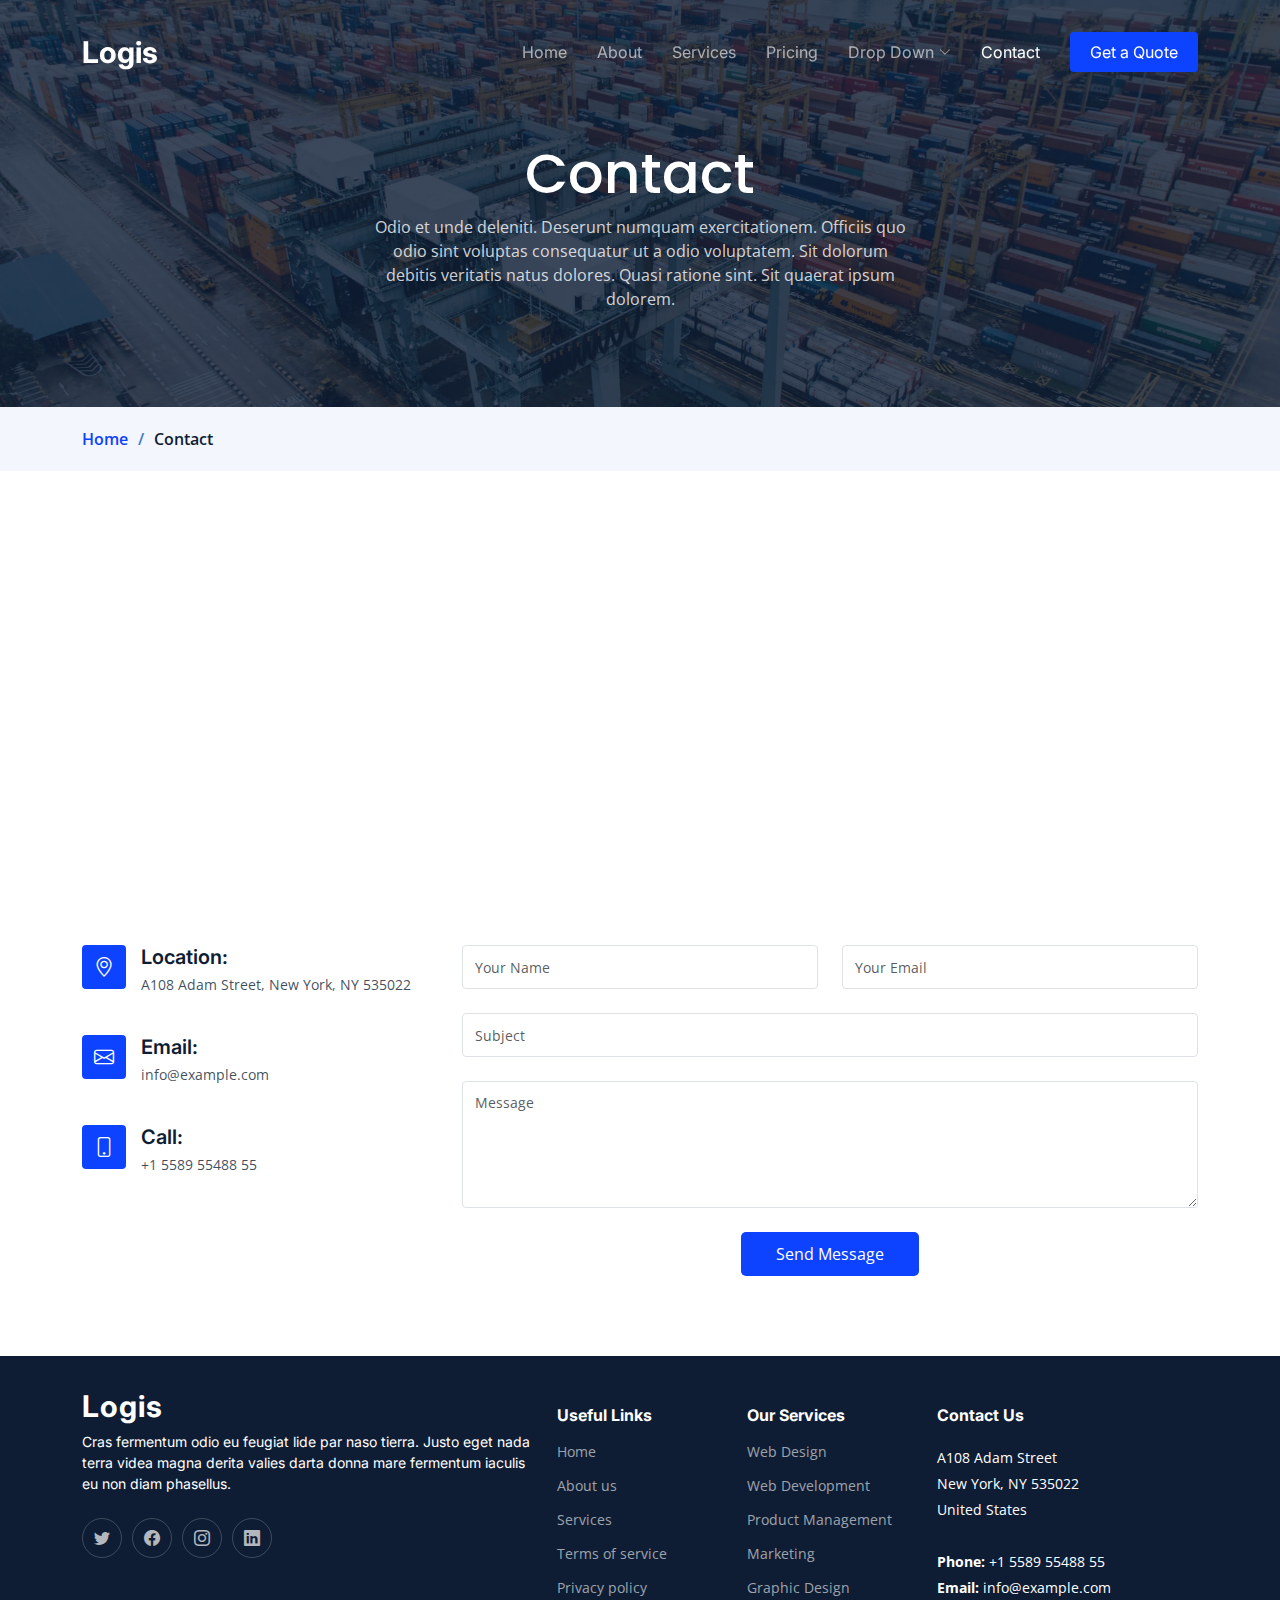
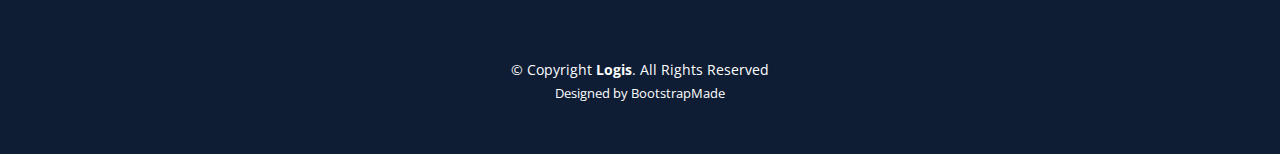
<file: Logis/contact.html>
<!DOCTYPE html>
<html lang="en">

<head>
  <meta charset="utf-8">
  <meta content="width=device-width, initial-scale=1.0" name="viewport">

  <title>Logis Bootstrap Template - Contact</title>
  <meta content="" name="description">
  <meta content="" name="keywords">

  <!-- Favicons -->
  <link href="assets/img/favicon.png" rel="icon">
  <link href="assets/img/apple-touch-icon.png" rel="apple-touch-icon">

  <!-- Google Fonts -->
  <link rel="preconnect" href="https://fonts.googleapis.com">
  <link rel="preconnect" href="https://fonts.gstatic.com" crossorigin>
  <link href="https://fonts.googleapis.com/css2?family=Open+Sans:ital,wght@0,300;0,400;0,500;0,600;0,700;1,300;1,400;1,600;1,700&family=Poppins:ital,wght@0,300;0,400;0,500;0,600;0,700;1,300;1,400;1,500;1,600;1,700&family=Inter:ital,wght@0,300;0,400;0,500;0,600;0,700;1,300;1,400;1,500;1,600;1,700&display=swap" rel="stylesheet">

  <!-- Vendor CSS Files -->
  <link href="assets/vendor/bootstrap/css/bootstrap.min.css" rel="stylesheet">
  <link href="assets/vendor/bootstrap-icons/bootstrap-icons.css" rel="stylesheet">
  <link href="assets/vendor/fontawesome-free/css/all.min.css" rel="stylesheet">
  <link href="assets/vendor/glightbox/css/glightbox.min.css" rel="stylesheet">
  <link href="assets/vendor/swiper/swiper-bundle.min.css" rel="stylesheet">
  <link href="assets/vendor/aos/aos.css" rel="stylesheet">

  <!-- Template Main CSS File -->
  <link href="assets/css/main.css" rel="stylesheet">

  <!-- =======================================================
  * Template Name: Logis
  * Updated: Sep 18 2023 with Bootstrap v5.3.2
  * Template URL: https://bootstrapmade.com/logis-bootstrap-logistics-website-template/
  * Author: BootstrapMade.com
  * License: https://bootstrapmade.com/license/
  ======================================================== -->
</head>

<body>

  <!-- ======= Header ======= -->
  <header id="header" class="header d-flex align-items-center fixed-top">
    <div class="container-fluid container-xl d-flex align-items-center justify-content-between">

      <a href="index.html" class="logo d-flex align-items-center">
        <!-- Uncomment the line below if you also wish to use an image logo -->
        <!-- <img src="assets/img/logo.png" alt=""> -->
        <h1>Logis</h1>
      </a>

      <i class="mobile-nav-toggle mobile-nav-show bi bi-list"></i>
      <i class="mobile-nav-toggle mobile-nav-hide d-none bi bi-x"></i>
      <nav id="navbar" class="navbar">
        <ul>
          <li><a href="index.html">Home</a></li>
          <li><a href="about.html">About</a></li>
          <li><a href="services.html">Services</a></li>
          <li><a href="pricing.html">Pricing</a></li>
          <li class="dropdown"><a href="#"><span>Drop Down</span> <i class="bi bi-chevron-down dropdown-indicator"></i></a>
            <ul>
              <li><a href="#">Drop Down 1</a></li>
              <li class="dropdown"><a href="#"><span>Deep Drop Down</span> <i class="bi bi-chevron-down dropdown-indicator"></i></a>
                <ul>
                  <li><a href="#">Deep Drop Down 1</a></li>
                  <li><a href="#">Deep Drop Down 2</a></li>
                  <li><a href="#">Deep Drop Down 3</a></li>
                  <li><a href="#">Deep Drop Down 4</a></li>
                  <li><a href="#">Deep Drop Down 5</a></li>
                </ul>
              </li>
              <li><a href="#">Drop Down 2</a></li>
              <li><a href="#">Drop Down 3</a></li>
              <li><a href="#">Drop Down 4</a></li>
            </ul>
          </li>
          <li><a href="contact.html" class="active">Contact</a></li>
          <li><a class="get-a-quote" href="get-a-quote.html">Get a Quote</a></li>
        </ul>
      </nav><!-- .navbar -->

    </div>
  </header><!-- End Header -->
  <!-- End Header -->

  <main id="main">

    <!-- ======= Breadcrumbs ======= -->
    <div class="breadcrumbs">
      <div class="page-header d-flex align-items-center" style="background-image: url('assets/img/page-header.jpg');">
        <div class="container position-relative">
          <div class="row d-flex justify-content-center">
            <div class="col-lg-6 text-center">
              <h2>Contact</h2>
              <p>Odio et unde deleniti. Deserunt numquam exercitationem. Officiis quo odio sint voluptas consequatur ut a odio voluptatem. Sit dolorum debitis veritatis natus dolores. Quasi ratione sint. Sit quaerat ipsum dolorem.</p>
            </div>
          </div>
        </div>
      </div>
      <nav>
        <div class="container">
          <ol>
            <li><a href="index.html">Home</a></li>
            <li>Contact</li>
          </ol>
        </div>
      </nav>
    </div><!-- End Breadcrumbs -->

    <!-- ======= Contact Section ======= -->
    <section id="contact" class="contact">
      <div class="container" data-aos="fade-up">

        <div>
          <iframe style="border:0; width: 100%; height: 340px;" src="https://www.google.com/maps/embed?pb=!1m14!1m8!1m3!1d12097.433213460943!2d-74.0062269!3d40.7101282!3m2!1i1024!2i768!4f13.1!3m3!1m2!1s0x0%3A0xb89d1fe6bc499443!2sDowntown+Conference+Center!5e0!3m2!1smk!2sbg!4v1539943755621" frameborder="0" allowfullscreen></iframe>
        </div><!-- End Google Maps -->

        <div class="row gy-4 mt-4">

          <div class="col-lg-4">

            <div class="info-item d-flex">
              <i class="bi bi-geo-alt flex-shrink-0"></i>
              <div>
                <h4>Location:</h4>
                <p>A108 Adam Street, New York, NY 535022</p>
              </div>
            </div><!-- End Info Item -->

            <div class="info-item d-flex">
              <i class="bi bi-envelope flex-shrink-0"></i>
              <div>
                <h4>Email:</h4>
                <p>info@example.com</p>
              </div>
            </div><!-- End Info Item -->

            <div class="info-item d-flex">
              <i class="bi bi-phone flex-shrink-0"></i>
              <div>
                <h4>Call:</h4>
                <p>+1 5589 55488 55</p>
              </div>
            </div><!-- End Info Item -->

          </div>

          <div class="col-lg-8">
            <form action="forms/contact.php" method="post" role="form" class="php-email-form">
              <div class="row">
                <div class="col-md-6 form-group">
                  <input type="text" name="name" class="form-control" id="name" placeholder="Your Name" required>
                </div>
                <div class="col-md-6 form-group mt-3 mt-md-0">
                  <input type="email" class="form-control" name="email" id="email" placeholder="Your Email" required>
                </div>
              </div>
              <div class="form-group mt-3">
                <input type="text" class="form-control" name="subject" id="subject" placeholder="Subject" required>
              </div>
              <div class="form-group mt-3">
                <textarea class="form-control" name="message" rows="5" placeholder="Message" required></textarea>
              </div>
              <div class="my-3">
                <div class="loading">Loading</div>
                <div class="error-message"></div>
                <div class="sent-message">Your message has been sent. Thank you!</div>
              </div>
              <div class="text-center"><button type="submit">Send Message</button></div>
            </form>
          </div><!-- End Contact Form -->

        </div>

      </div>
    </section><!-- End Contact Section -->

  </main><!-- End #main -->

  <!-- ======= Footer ======= -->
  <footer id="footer" class="footer">

    <div class="container">
      <div class="row gy-4">
        <div class="col-lg-5 col-md-12 footer-info">
          <a href="index.html" class="logo d-flex align-items-center">
            <span>Logis</span>
          </a>
          <p>Cras fermentum odio eu feugiat lide par naso tierra. Justo eget nada terra videa magna derita valies darta donna mare fermentum iaculis eu non diam phasellus.</p>
          <div class="social-links d-flex mt-4">
            <a href="#" class="twitter"><i class="bi bi-twitter"></i></a>
            <a href="#" class="facebook"><i class="bi bi-facebook"></i></a>
            <a href="#" class="instagram"><i class="bi bi-instagram"></i></a>
            <a href="#" class="linkedin"><i class="bi bi-linkedin"></i></a>
          </div>
        </div>

        <div class="col-lg-2 col-6 footer-links">
          <h4>Useful Links</h4>
          <ul>
            <li><a href="#">Home</a></li>
            <li><a href="#">About us</a></li>
            <li><a href="#">Services</a></li>
            <li><a href="#">Terms of service</a></li>
            <li><a href="#">Privacy policy</a></li>
          </ul>
        </div>

        <div class="col-lg-2 col-6 footer-links">
          <h4>Our Services</h4>
          <ul>
            <li><a href="#">Web Design</a></li>
            <li><a href="#">Web Development</a></li>
            <li><a href="#">Product Management</a></li>
            <li><a href="#">Marketing</a></li>
            <li><a href="#">Graphic Design</a></li>
          </ul>
        </div>

        <div class="col-lg-3 col-md-12 footer-contact text-center text-md-start">
          <h4>Contact Us</h4>
          <p>
            A108 Adam Street <br>
            New York, NY 535022<br>
            United States <br><br>
            <strong>Phone:</strong> +1 5589 55488 55<br>
            <strong>Email:</strong> info@example.com<br>
          </p>

        </div>

      </div>
    </div>

    <div class="container mt-4">
      <div class="copyright">
        &copy; Copyright <strong><span>Logis</span></strong>. All Rights Reserved
      </div>
      <div class="credits">
        <!-- All the links in the footer should remain intact. -->
        <!-- You can delete the links only if you purchased the pro version. -->
        <!-- Licensing information: https://bootstrapmade.com/license/ -->
        <!-- Purchase the pro version with working PHP/AJAX contact form: https://bootstrapmade.com/logis-bootstrap-logistics-website-template/ -->
        Designed by <a href="https://bootstrapmade.com/">BootstrapMade</a>
      </div>
    </div>

  </footer><!-- End Footer -->
  <!-- End Footer -->

  <a href="#" class="scroll-top d-flex align-items-center justify-content-center"><i class="bi bi-arrow-up-short"></i></a>

  <div id="preloader"></div>

  <!-- Vendor JS Files -->
  <script src="assets/vendor/bootstrap/js/bootstrap.bundle.min.js"></script>
  <script src="assets/vendor/purecounter/purecounter_vanilla.js"></script>
  <script src="assets/vendor/glightbox/js/glightbox.min.js"></script>
  <script src="assets/vendor/swiper/swiper-bundle.min.js"></script>
  <script src="assets/vendor/aos/aos.js"></script>
  <script src="assets/vendor/php-email-form/validate.js"></script>

  <!-- Template Main JS File -->
  <script src="assets/js/main.js"></script>

</body>

</html>
</file>
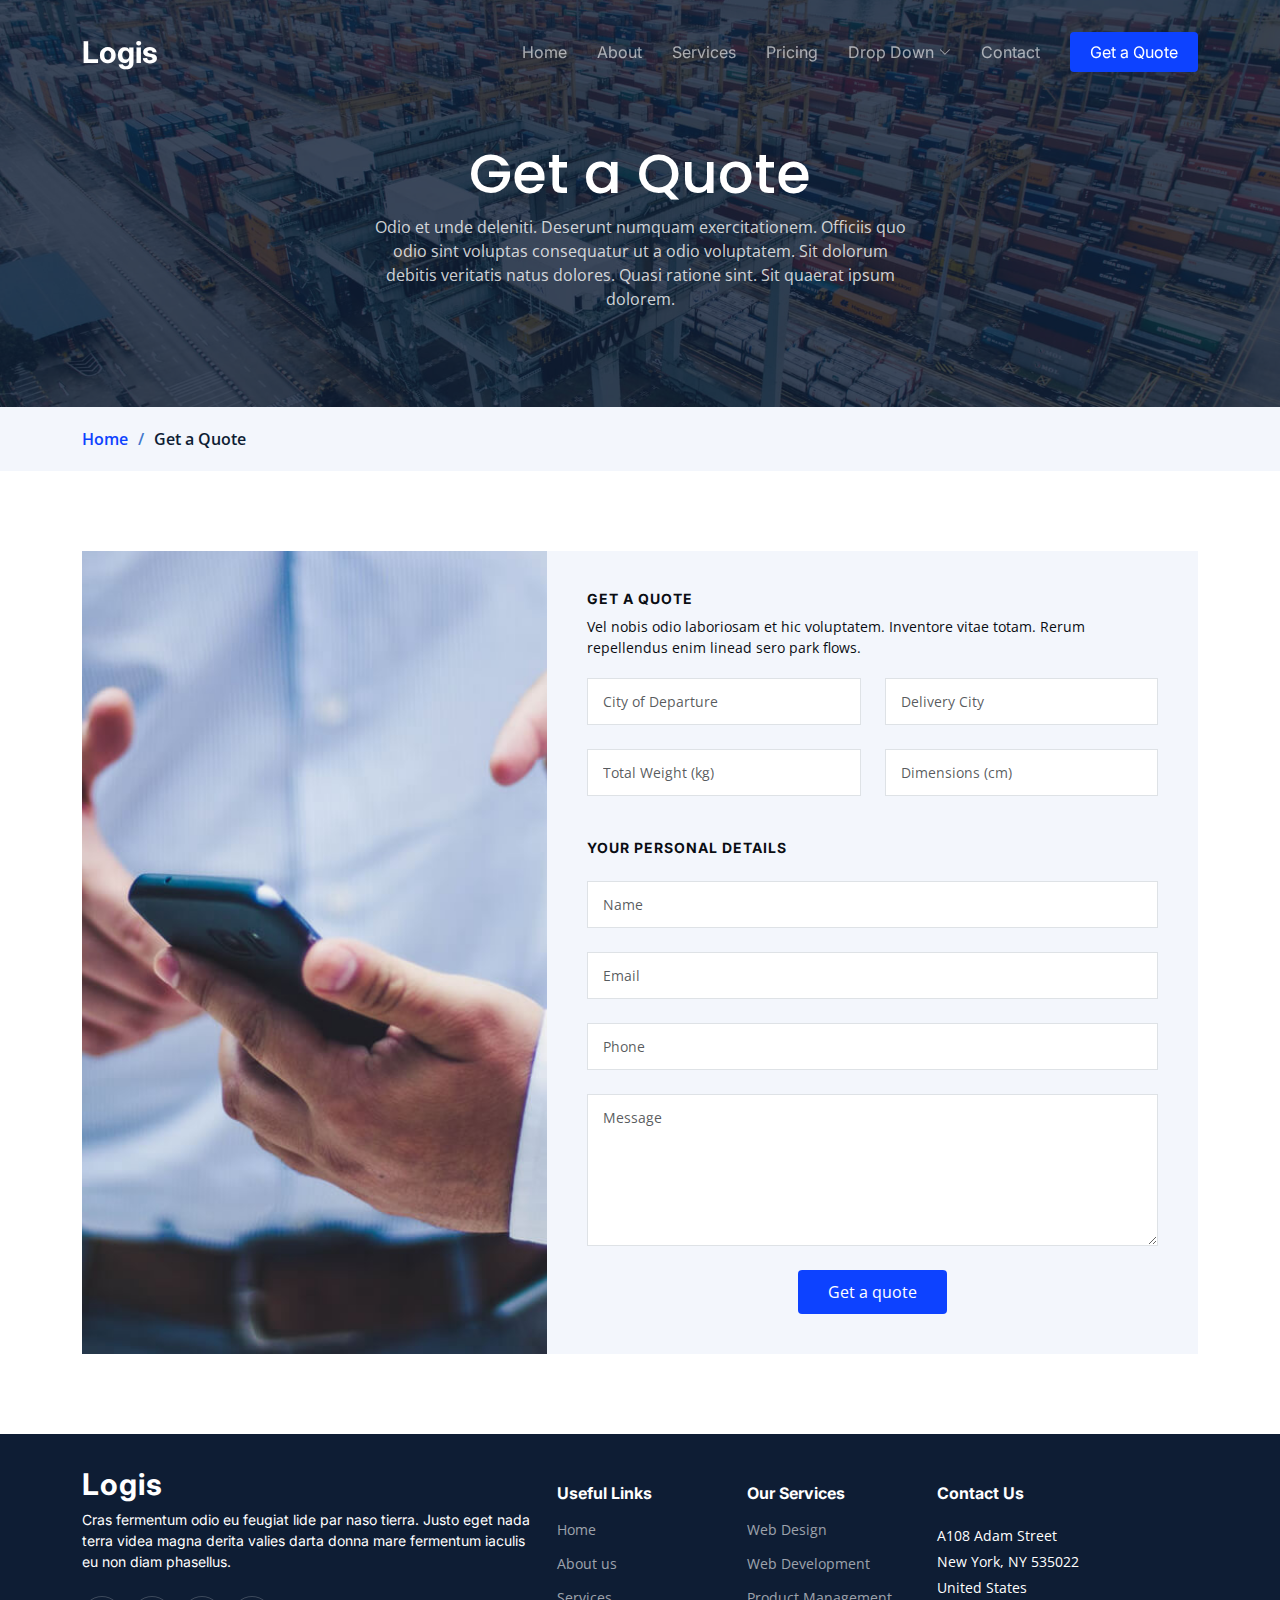
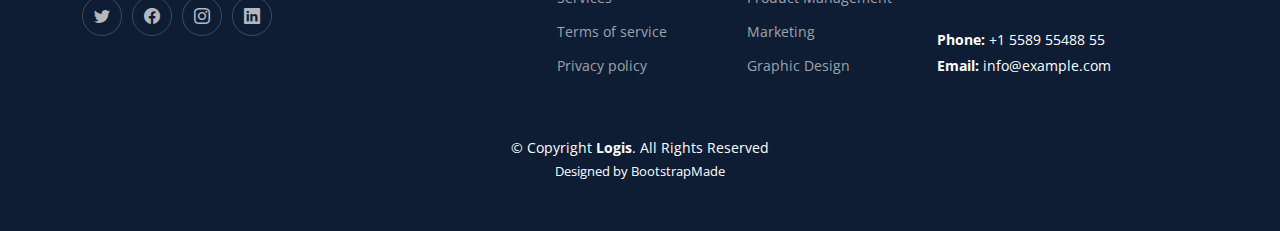
<file: Logis/get-a-quote.html>
<!DOCTYPE html>
<html lang="en">

<head>
  <meta charset="utf-8">
  <meta content="width=device-width, initial-scale=1.0" name="viewport">

  <title>Logis Bootstrap Template - Get a Quote</title>
  <meta content="" name="description">
  <meta content="" name="keywords">

  <!-- Favicons -->
  <link href="assets/img/favicon.png" rel="icon">
  <link href="assets/img/apple-touch-icon.png" rel="apple-touch-icon">

  <!-- Google Fonts -->
  <link rel="preconnect" href="https://fonts.googleapis.com">
  <link rel="preconnect" href="https://fonts.gstatic.com" crossorigin>
  <link href="https://fonts.googleapis.com/css2?family=Open+Sans:ital,wght@0,300;0,400;0,500;0,600;0,700;1,300;1,400;1,600;1,700&family=Poppins:ital,wght@0,300;0,400;0,500;0,600;0,700;1,300;1,400;1,500;1,600;1,700&family=Inter:ital,wght@0,300;0,400;0,500;0,600;0,700;1,300;1,400;1,500;1,600;1,700&display=swap" rel="stylesheet">

  <!-- Vendor CSS Files -->
  <link href="assets/vendor/bootstrap/css/bootstrap.min.css" rel="stylesheet">
  <link href="assets/vendor/bootstrap-icons/bootstrap-icons.css" rel="stylesheet">
  <link href="assets/vendor/fontawesome-free/css/all.min.css" rel="stylesheet">
  <link href="assets/vendor/glightbox/css/glightbox.min.css" rel="stylesheet">
  <link href="assets/vendor/swiper/swiper-bundle.min.css" rel="stylesheet">
  <link href="assets/vendor/aos/aos.css" rel="stylesheet">

  <!-- Template Main CSS File -->
  <link href="assets/css/main.css" rel="stylesheet">

  <!-- =======================================================
  * Template Name: Logis
  * Updated: Sep 18 2023 with Bootstrap v5.3.2
  * Template URL: https://bootstrapmade.com/logis-bootstrap-logistics-website-template/
  * Author: BootstrapMade.com
  * License: https://bootstrapmade.com/license/
  ======================================================== -->
</head>

<body>

  <!-- ======= Header ======= -->
  <header id="header" class="header d-flex align-items-center fixed-top">
    <div class="container-fluid container-xl d-flex align-items-center justify-content-between">

      <a href="index.html" class="logo d-flex align-items-center">
        <!-- Uncomment the line below if you also wish to use an image logo -->
        <!-- <img src="assets/img/logo.png" alt=""> -->
        <h1>Logis</h1>
      </a>

      <i class="mobile-nav-toggle mobile-nav-show bi bi-list"></i>
      <i class="mobile-nav-toggle mobile-nav-hide d-none bi bi-x"></i>
      <nav id="navbar" class="navbar">
        <ul>
          <li><a href="index.html">Home</a></li>
          <li><a href="about.html">About</a></li>
          <li><a href="services.html">Services</a></li>
          <li><a href="pricing.html">Pricing</a></li>
          <li class="dropdown"><a href="#"><span>Drop Down</span> <i class="bi bi-chevron-down dropdown-indicator"></i></a>
            <ul>
              <li><a href="#">Drop Down 1</a></li>
              <li class="dropdown"><a href="#"><span>Deep Drop Down</span> <i class="bi bi-chevron-down dropdown-indicator"></i></a>
                <ul>
                  <li><a href="#">Deep Drop Down 1</a></li>
                  <li><a href="#">Deep Drop Down 2</a></li>
                  <li><a href="#">Deep Drop Down 3</a></li>
                  <li><a href="#">Deep Drop Down 4</a></li>
                  <li><a href="#">Deep Drop Down 5</a></li>
                </ul>
              </li>
              <li><a href="#">Drop Down 2</a></li>
              <li><a href="#">Drop Down 3</a></li>
              <li><a href="#">Drop Down 4</a></li>
            </ul>
          </li>
          <li><a href="contact.html">Contact</a></li>
          <li><a class="get-a-quote" href="get-a-quote.html">Get a Quote</a></li>
        </ul>
      </nav><!-- .navbar -->

    </div>
  </header><!-- End Header -->
  <!-- End Header -->

  <main id="main">

    <!-- ======= Breadcrumbs ======= -->
    <div class="breadcrumbs">
      <div class="page-header d-flex align-items-center" style="background-image: url('assets/img/page-header.jpg');">
        <div class="container position-relative">
          <div class="row d-flex justify-content-center">
            <div class="col-lg-6 text-center">
              <h2>Get a Quote</h2>
              <p>Odio et unde deleniti. Deserunt numquam exercitationem. Officiis quo odio sint voluptas consequatur ut a odio voluptatem. Sit dolorum debitis veritatis natus dolores. Quasi ratione sint. Sit quaerat ipsum dolorem.</p>
            </div>
          </div>
        </div>
      </div>
      <nav>
        <div class="container">
          <ol>
            <li><a href="index.html">Home</a></li>
            <li>Get a Quote</li>
          </ol>
        </div>
      </nav>
    </div><!-- End Breadcrumbs -->

    <!-- ======= Get a Quote Section ======= -->
    <section id="get-a-quote" class="get-a-quote">
      <div class="container" data-aos="fade-up">

        <div class="row g-0">

          <div class="col-lg-5 quote-bg" style="background-image: url(assets/img/quote-bg.jpg);"></div>

          <div class="col-lg-7">
            <form action="forms/quote.php" method="post" class="php-email-form">
              <h3>Get a quote</h3>
              <p>Vel nobis odio laboriosam et hic voluptatem. Inventore vitae totam. Rerum repellendus enim linead sero park flows.</p>
              <div class="row gy-4">

                <div class="col-md-6">
                  <input type="text" name="departure" class="form-control" placeholder="City of Departure" required>
                </div>

                <div class="col-md-6">
                  <input type="text" name="delivery" class="form-control" placeholder="Delivery City" required>
                </div>

                <div class="col-md-6">
                  <input type="text" name="weight" class="form-control" placeholder="Total Weight (kg)" required>
                </div>

                <div class="col-md-6">
                  <input type="text" name="dimensions" class="form-control" placeholder="Dimensions (cm)" required>
                </div>

                <div class="col-lg-12">
                  <h4>Your Personal Details</h4>
                </div>

                <div class="col-md-12">
                  <input type="text" name="name" class="form-control" placeholder="Name" required>
                </div>

                <div class="col-md-12 ">
                  <input type="email" class="form-control" name="email" placeholder="Email" required>
                </div>

                <div class="col-md-12">
                  <input type="text" class="form-control" name="phone" placeholder="Phone" required>
                </div>

                <div class="col-md-12">
                  <textarea class="form-control" name="message" rows="6" placeholder="Message" required></textarea>
                </div>

                <div class="col-md-12 text-center">
                  <div class="loading">Loading</div>
                  <div class="error-message"></div>
                  <div class="sent-message">Your quote request has been sent successfully. Thank you!</div>

                  <button type="submit">Get a quote</button>
                </div>

              </div>
            </form>
          </div><!-- End Quote Form -->

        </div>

      </div>
    </section><!-- End Get a Quote Section -->

  </main><!-- End #main -->

  <!-- ======= Footer ======= -->
  <footer id="footer" class="footer">

    <div class="container">
      <div class="row gy-4">
        <div class="col-lg-5 col-md-12 footer-info">
          <a href="index.html" class="logo d-flex align-items-center">
            <span>Logis</span>
          </a>
          <p>Cras fermentum odio eu feugiat lide par naso tierra. Justo eget nada terra videa magna derita valies darta donna mare fermentum iaculis eu non diam phasellus.</p>
          <div class="social-links d-flex mt-4">
            <a href="#" class="twitter"><i class="bi bi-twitter"></i></a>
            <a href="#" class="facebook"><i class="bi bi-facebook"></i></a>
            <a href="#" class="instagram"><i class="bi bi-instagram"></i></a>
            <a href="#" class="linkedin"><i class="bi bi-linkedin"></i></a>
          </div>
        </div>

        <div class="col-lg-2 col-6 footer-links">
          <h4>Useful Links</h4>
          <ul>
            <li><a href="#">Home</a></li>
            <li><a href="#">About us</a></li>
            <li><a href="#">Services</a></li>
            <li><a href="#">Terms of service</a></li>
            <li><a href="#">Privacy policy</a></li>
          </ul>
        </div>

        <div class="col-lg-2 col-6 footer-links">
          <h4>Our Services</h4>
          <ul>
            <li><a href="#">Web Design</a></li>
            <li><a href="#">Web Development</a></li>
            <li><a href="#">Product Management</a></li>
            <li><a href="#">Marketing</a></li>
            <li><a href="#">Graphic Design</a></li>
          </ul>
        </div>

        <div class="col-lg-3 col-md-12 footer-contact text-center text-md-start">
          <h4>Contact Us</h4>
          <p>
            A108 Adam Street <br>
            New York, NY 535022<br>
            United States <br><br>
            <strong>Phone:</strong> +1 5589 55488 55<br>
            <strong>Email:</strong> info@example.com<br>
          </p>

        </div>

      </div>
    </div>

    <div class="container mt-4">
      <div class="copyright">
        &copy; Copyright <strong><span>Logis</span></strong>. All Rights Reserved
      </div>
      <div class="credits">
        <!-- All the links in the footer should remain intact. -->
        <!-- You can delete the links only if you purchased the pro version. -->
        <!-- Licensing information: https://bootstrapmade.com/license/ -->
        <!-- Purchase the pro version with working PHP/AJAX contact form: https://bootstrapmade.com/logis-bootstrap-logistics-website-template/ -->
        Designed by <a href="https://bootstrapmade.com/">BootstrapMade</a>
      </div>
    </div>

  </footer><!-- End Footer -->
  <!-- End Footer -->

  <a href="#" class="scroll-top d-flex align-items-center justify-content-center"><i class="bi bi-arrow-up-short"></i></a>

  <div id="preloader"></div>

  <!-- Vendor JS Files -->
  <script src="assets/vendor/bootstrap/js/bootstrap.bundle.min.js"></script>
  <script src="assets/vendor/purecounter/purecounter_vanilla.js"></script>
  <script src="assets/vendor/glightbox/js/glightbox.min.js"></script>
  <script src="assets/vendor/swiper/swiper-bundle.min.js"></script>
  <script src="assets/vendor/aos/aos.js"></script>
  <script src="assets/vendor/php-email-form/validate.js"></script>

  <!-- Template Main JS File -->
  <script src="assets/js/main.js"></script>

</body>

</html>
</file>
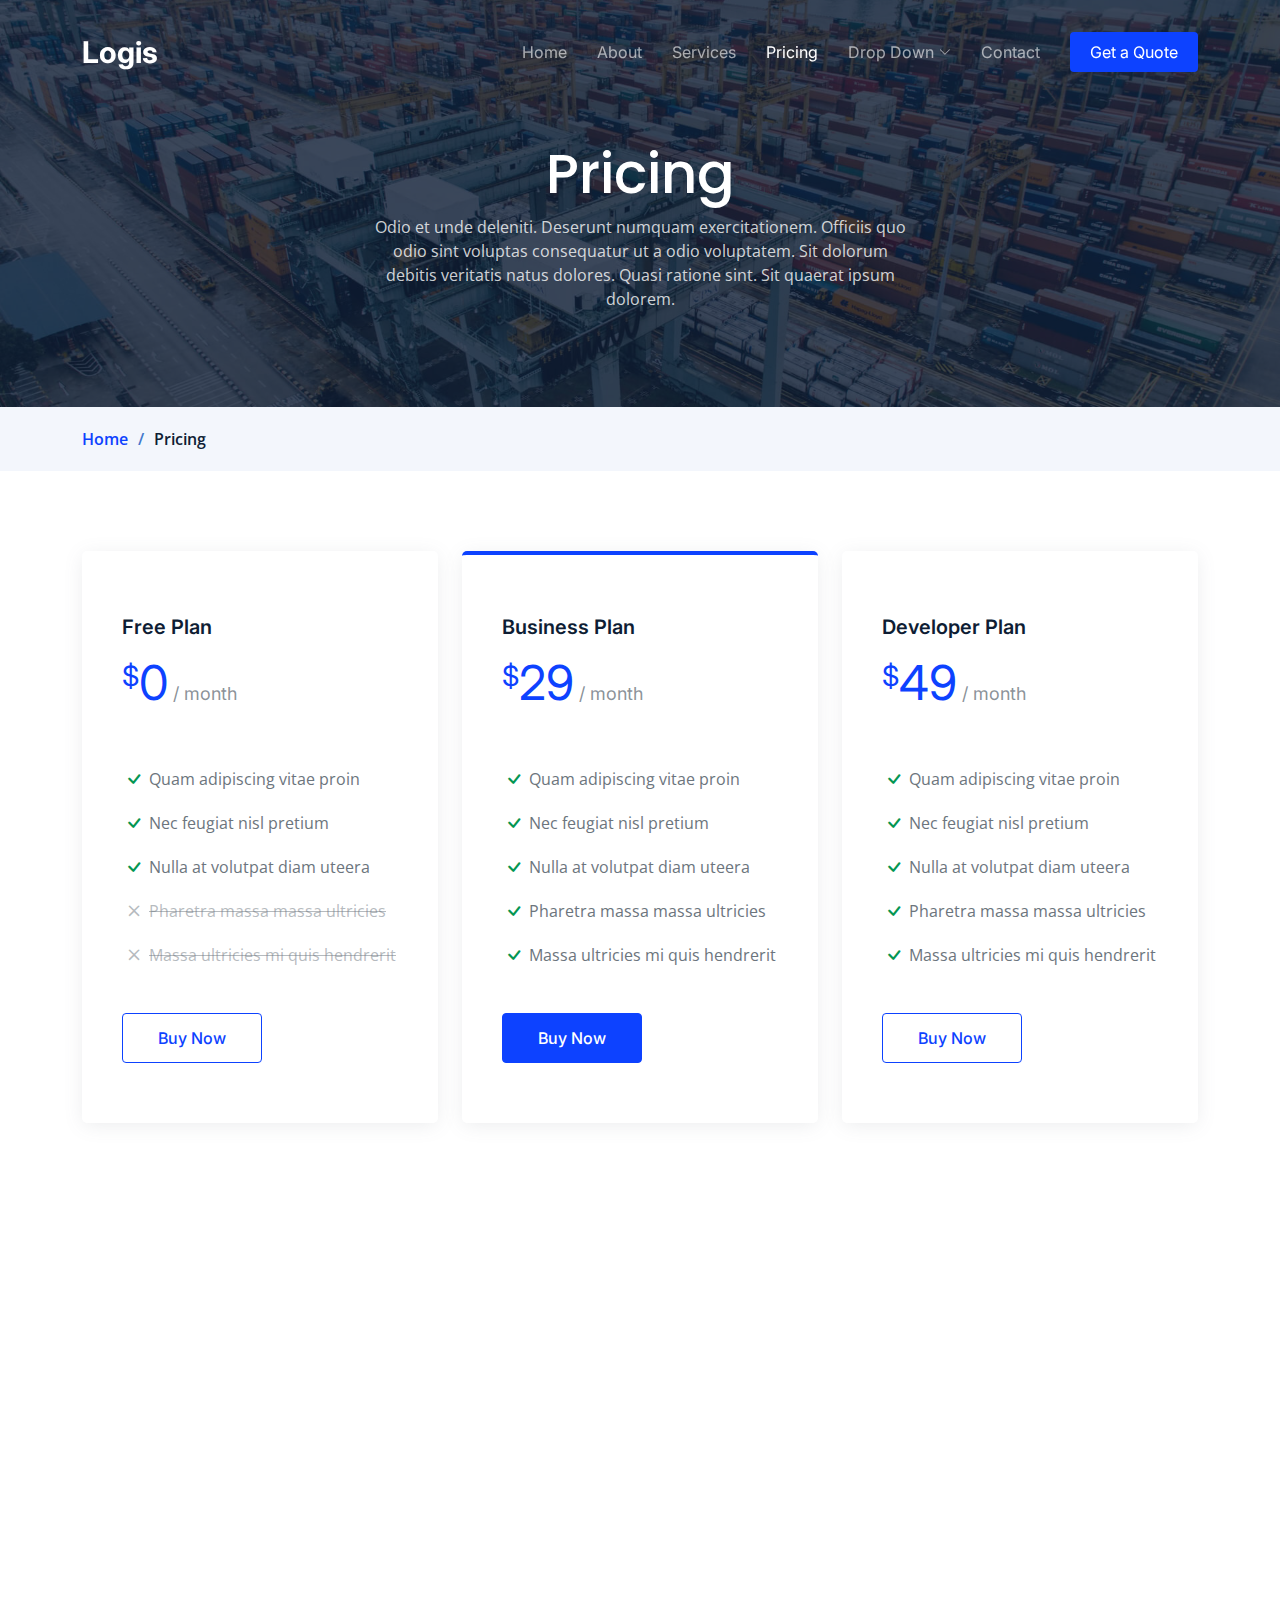
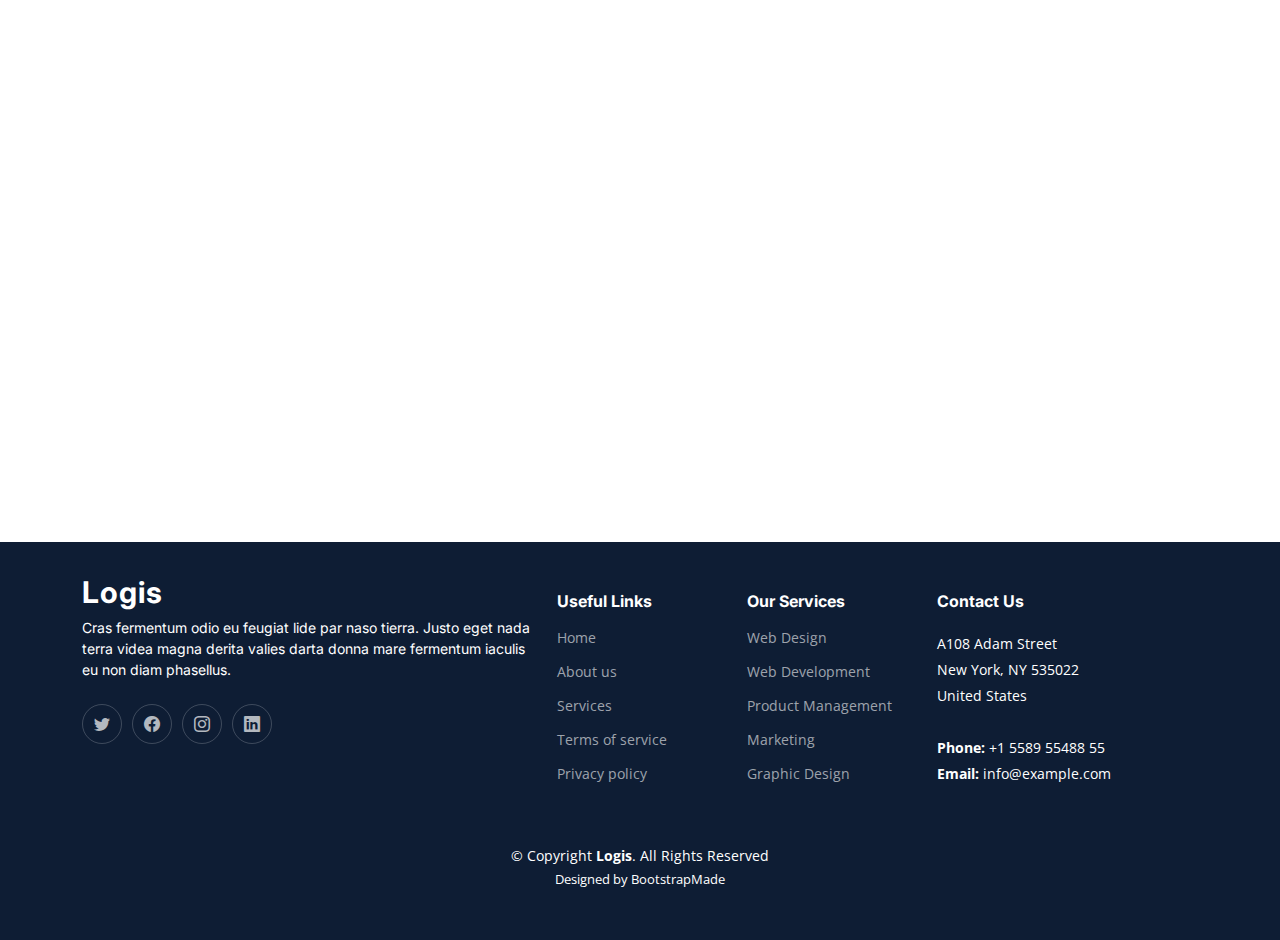
<file: Logis/pricing.html>
<!DOCTYPE html>
<html lang="en">

<head>
  <meta charset="utf-8">
  <meta content="width=device-width, initial-scale=1.0" name="viewport">

  <title>Logis Bootstrap Template - Pricing</title>
  <meta content="" name="description">
  <meta content="" name="keywords">

  <!-- Favicons -->
  <link href="assets/img/favicon.png" rel="icon">
  <link href="assets/img/apple-touch-icon.png" rel="apple-touch-icon">

  <!-- Google Fonts -->
  <link rel="preconnect" href="https://fonts.googleapis.com">
  <link rel="preconnect" href="https://fonts.gstatic.com" crossorigin>
  <link href="https://fonts.googleapis.com/css2?family=Open+Sans:ital,wght@0,300;0,400;0,500;0,600;0,700;1,300;1,400;1,600;1,700&family=Poppins:ital,wght@0,300;0,400;0,500;0,600;0,700;1,300;1,400;1,500;1,600;1,700&family=Inter:ital,wght@0,300;0,400;0,500;0,600;0,700;1,300;1,400;1,500;1,600;1,700&display=swap" rel="stylesheet">

  <!-- Vendor CSS Files -->
  <link href="assets/vendor/bootstrap/css/bootstrap.min.css" rel="stylesheet">
  <link href="assets/vendor/bootstrap-icons/bootstrap-icons.css" rel="stylesheet">
  <link href="assets/vendor/fontawesome-free/css/all.min.css" rel="stylesheet">
  <link href="assets/vendor/glightbox/css/glightbox.min.css" rel="stylesheet">
  <link href="assets/vendor/swiper/swiper-bundle.min.css" rel="stylesheet">
  <link href="assets/vendor/aos/aos.css" rel="stylesheet">

  <!-- Template Main CSS File -->
  <link href="assets/css/main.css" rel="stylesheet">

  <!-- =======================================================
  * Template Name: Logis
  * Updated: Sep 18 2023 with Bootstrap v5.3.2
  * Template URL: https://bootstrapmade.com/logis-bootstrap-logistics-website-template/
  * Author: BootstrapMade.com
  * License: https://bootstrapmade.com/license/
  ======================================================== -->
</head>

<body>

  <!-- ======= Header ======= -->
  <header id="header" class="header d-flex align-items-center fixed-top">
    <div class="container-fluid container-xl d-flex align-items-center justify-content-between">

      <a href="index.html" class="logo d-flex align-items-center">
        <!-- Uncomment the line below if you also wish to use an image logo -->
        <!-- <img src="assets/img/logo.png" alt=""> -->
        <h1>Logis</h1>
      </a>

      <i class="mobile-nav-toggle mobile-nav-show bi bi-list"></i>
      <i class="mobile-nav-toggle mobile-nav-hide d-none bi bi-x"></i>
      <nav id="navbar" class="navbar">
        <ul>
          <li><a href="index.html">Home</a></li>
          <li><a href="about.html">About</a></li>
          <li><a href="services.html">Services</a></li>
          <li><a href="pricing.html" class="active">Pricing</a></li>
          <li class="dropdown"><a href="#"><span>Drop Down</span> <i class="bi bi-chevron-down dropdown-indicator"></i></a>
            <ul>
              <li><a href="#">Drop Down 1</a></li>
              <li class="dropdown"><a href="#"><span>Deep Drop Down</span> <i class="bi bi-chevron-down dropdown-indicator"></i></a>
                <ul>
                  <li><a href="#">Deep Drop Down 1</a></li>
                  <li><a href="#">Deep Drop Down 2</a></li>
                  <li><a href="#">Deep Drop Down 3</a></li>
                  <li><a href="#">Deep Drop Down 4</a></li>
                  <li><a href="#">Deep Drop Down 5</a></li>
                </ul>
              </li>
              <li><a href="#">Drop Down 2</a></li>
              <li><a href="#">Drop Down 3</a></li>
              <li><a href="#">Drop Down 4</a></li>
            </ul>
          </li>
          <li><a href="contact.html">Contact</a></li>
          <li><a class="get-a-quote" href="get-a-quote.html">Get a Quote</a></li>
        </ul>
      </nav><!-- .navbar -->

    </div>
  </header><!-- End Header -->
  <!-- End Header -->

  <main id="main">

    <!-- ======= Breadcrumbs ======= -->
    <div class="breadcrumbs">
      <div class="page-header d-flex align-items-center" style="background-image: url('assets/img/page-header.jpg');">
        <div class="container position-relative">
          <div class="row d-flex justify-content-center">
            <div class="col-lg-6 text-center">
              <h2>Pricing</h2>
              <p>Odio et unde deleniti. Deserunt numquam exercitationem. Officiis quo odio sint voluptas consequatur ut a odio voluptatem. Sit dolorum debitis veritatis natus dolores. Quasi ratione sint. Sit quaerat ipsum dolorem.</p>
            </div>
          </div>
        </div>
      </div>
      <nav>
        <div class="container">
          <ol>
            <li><a href="index.html">Home</a></li>
            <li>Pricing</li>
          </ol>
        </div>
      </nav>
    </div><!-- End Breadcrumbs -->

    <!-- ======= Pricing Section ======= -->
    <section id="pricing" class="pricing">
      <div class="container" data-aos="fade-up">

        <div class="row gy-4">

          <div class="col-lg-4" data-aos="fade-up" data-aos-delay="100">
            <div class="pricing-item">
              <h3>Free Plan</h3>
              <h4><sup>$</sup>0<span> / month</span></h4>
              <ul>
                <li><i class="bi bi-check"></i> Quam adipiscing vitae proin</li>
                <li><i class="bi bi-check"></i> Nec feugiat nisl pretium</li>
                <li><i class="bi bi-check"></i> Nulla at volutpat diam uteera</li>
                <li class="na"><i class="bi bi-x"></i> <span>Pharetra massa massa ultricies</span></li>
                <li class="na"><i class="bi bi-x"></i> <span>Massa ultricies mi quis hendrerit</span></li>
              </ul>
              <a href="#" class="buy-btn">Buy Now</a>
            </div>
          </div><!-- End Pricing Item -->

          <div class="col-lg-4" data-aos="fade-up" data-aos-delay="200">
            <div class="pricing-item featured">
              <h3>Business Plan</h3>
              <h4><sup>$</sup>29<span> / month</span></h4>
              <ul>
                <li><i class="bi bi-check"></i> Quam adipiscing vitae proin</li>
                <li><i class="bi bi-check"></i> Nec feugiat nisl pretium</li>
                <li><i class="bi bi-check"></i> Nulla at volutpat diam uteera</li>
                <li><i class="bi bi-check"></i> Pharetra massa massa ultricies</li>
                <li><i class="bi bi-check"></i> Massa ultricies mi quis hendrerit</li>
              </ul>
              <a href="#" class="buy-btn">Buy Now</a>
            </div>
          </div><!-- End Pricing Item -->

          <div class="col-lg-4" data-aos="fade-up" data-aos-delay="300">
            <div class="pricing-item">
              <h3>Developer Plan</h3>
              <h4><sup>$</sup>49<span> / month</span></h4>
              <ul>
                <li><i class="bi bi-check"></i> Quam adipiscing vitae proin</li>
                <li><i class="bi bi-check"></i> Nec feugiat nisl pretium</li>
                <li><i class="bi bi-check"></i> Nulla at volutpat diam uteera</li>
                <li><i class="bi bi-check"></i> Pharetra massa massa ultricies</li>
                <li><i class="bi bi-check"></i> Massa ultricies mi quis hendrerit</li>
              </ul>
              <a href="#" class="buy-btn">Buy Now</a>
            </div>
          </div><!-- End Pricing Item -->

        </div>

      </div>
    </section><!-- End Pricing Section -->

    <!-- ======= Horizontal Pricing Section ======= -->
    <section id="horizontal-pricing" class="horizontal-pricing pt-0">
      <div class="container" data-aos="fade-up">

        <div class="section-header">
          <span>Horizontal Pricing</span>
          <h2>Horizontal Pricing</h2>

        </div>

        <div class="row gy-4 pricing-item" data-aos="fade-up" data-aos-delay="100">
          <div class="col-lg-3 d-flex align-items-center justify-content-center">
            <h3>Free Plan</h3>
          </div>
          <div class="col-lg-3 d-flex align-items-center justify-content-center">
            <h4><sup>$</sup>0<span> / month</span></h4>
          </div>
          <div class="col-lg-3 d-flex align-items-center justify-content-center">
            <ul>
              <li><i class="bi bi-check"></i> Quam adipiscing vitae proin</li>
              <li><i class="bi bi-check"></i> Nulla at volutpat diam uteera</li>
              <li class="na"><i class="bi bi-x"></i> <span>Pharetra massa massa ultricies</span></li>
            </ul>
          </div>
          <div class="col-lg-3 d-flex align-items-center justify-content-center">
            <div class="text-center"><a href="#" class="buy-btn">Buy Now</a></div>
          </div>
        </div><!-- End Pricing Item -->

        <div class="row gy-4 pricing-item featured mt-4" data-aos="fade-up" data-aos-delay="200">
          <div class="col-lg-3 d-flex align-items-center justify-content-center">
            <h3>Business Plan</h3>
          </div>
          <div class="col-lg-3 d-flex align-items-center justify-content-center">
            <h4><sup>$</sup>29<span> / month</span></h4>
          </div>
          <div class="col-lg-3 d-flex align-items-center justify-content-center">
            <ul>
              <li><i class="bi bi-check"></i> Quam adipiscing vitae proin</li>
              <li><i class="bi bi-check"></i> <strong>Nec feugiat nisl pretium</strong></li>
              <li><i class="bi bi-check"></i> Nulla at volutpat diam uteera</li>
            </ul>
          </div>
          <div class="col-lg-3 d-flex align-items-center justify-content-center">
            <div class="text-center"><a href="#" class="buy-btn">Buy Now</a></div>
          </div>
        </div><!-- End Pricing Item -->

        <div class="row gy-4 pricing-item mt-4" data-aos="fade-up" data-aos-delay="300">
          <div class="col-lg-3 d-flex align-items-center justify-content-center">
            <h3>Developer Plan</h3>
          </div>
          <div class="col-lg-3 d-flex align-items-center justify-content-center">
            <h4><sup>$</sup>49<span> / month</span></h4>
          </div>
          <div class="col-lg-3 d-flex align-items-center justify-content-center">
            <ul>
              <li><i class="bi bi-check"></i> Quam adipiscing vitae proin</li>
              <li><i class="bi bi-check"></i> Nec feugiat nisl pretium</li>
              <li><i class="bi bi-check"></i> Nulla at volutpat diam uteera</li>
            </ul>
          </div>
          <div class="col-lg-3 d-flex align-items-center justify-content-center">
            <div class="text-center"><a href="#" class="buy-btn">Buy Now</a></div>
          </div>
        </div><!-- End Pricing Item -->

      </div>
    </section><!-- End Horizontal Pricing Section -->

  </main><!-- End #main -->

  <!-- ======= Footer ======= -->
  <footer id="footer" class="footer">

    <div class="container">
      <div class="row gy-4">
        <div class="col-lg-5 col-md-12 footer-info">
          <a href="index.html" class="logo d-flex align-items-center">
            <span>Logis</span>
          </a>
          <p>Cras fermentum odio eu feugiat lide par naso tierra. Justo eget nada terra videa magna derita valies darta donna mare fermentum iaculis eu non diam phasellus.</p>
          <div class="social-links d-flex mt-4">
            <a href="#" class="twitter"><i class="bi bi-twitter"></i></a>
            <a href="#" class="facebook"><i class="bi bi-facebook"></i></a>
            <a href="#" class="instagram"><i class="bi bi-instagram"></i></a>
            <a href="#" class="linkedin"><i class="bi bi-linkedin"></i></a>
          </div>
        </div>

        <div class="col-lg-2 col-6 footer-links">
          <h4>Useful Links</h4>
          <ul>
            <li><a href="#">Home</a></li>
            <li><a href="#">About us</a></li>
            <li><a href="#">Services</a></li>
            <li><a href="#">Terms of service</a></li>
            <li><a href="#">Privacy policy</a></li>
          </ul>
        </div>

        <div class="col-lg-2 col-6 footer-links">
          <h4>Our Services</h4>
          <ul>
            <li><a href="#">Web Design</a></li>
            <li><a href="#">Web Development</a></li>
            <li><a href="#">Product Management</a></li>
            <li><a href="#">Marketing</a></li>
            <li><a href="#">Graphic Design</a></li>
          </ul>
        </div>

        <div class="col-lg-3 col-md-12 footer-contact text-center text-md-start">
          <h4>Contact Us</h4>
          <p>
            A108 Adam Street <br>
            New York, NY 535022<br>
            United States <br><br>
            <strong>Phone:</strong> +1 5589 55488 55<br>
            <strong>Email:</strong> info@example.com<br>
          </p>

        </div>

      </div>
    </div>

    <div class="container mt-4">
      <div class="copyright">
        &copy; Copyright <strong><span>Logis</span></strong>. All Rights Reserved
      </div>
      <div class="credits">
        <!-- All the links in the footer should remain intact. -->
        <!-- You can delete the links only if you purchased the pro version. -->
        <!-- Licensing information: https://bootstrapmade.com/license/ -->
        <!-- Purchase the pro version with working PHP/AJAX contact form: https://bootstrapmade.com/logis-bootstrap-logistics-website-template/ -->
        Designed by <a href="https://bootstrapmade.com/">BootstrapMade</a>
      </div>
    </div>

  </footer><!-- End Footer -->
  <!-- End Footer -->

  <a href="#" class="scroll-top d-flex align-items-center justify-content-center"><i class="bi bi-arrow-up-short"></i></a>

  <div id="preloader"></div>

  <!-- Vendor JS Files -->
  <script src="assets/vendor/bootstrap/js/bootstrap.bundle.min.js"></script>
  <script src="assets/vendor/purecounter/purecounter_vanilla.js"></script>
  <script src="assets/vendor/glightbox/js/glightbox.min.js"></script>
  <script src="assets/vendor/swiper/swiper-bundle.min.js"></script>
  <script src="assets/vendor/aos/aos.js"></script>
  <script src="assets/vendor/php-email-form/validate.js"></script>

  <!-- Template Main JS File -->
  <script src="assets/js/main.js"></script>

</body>

</html>
</file>
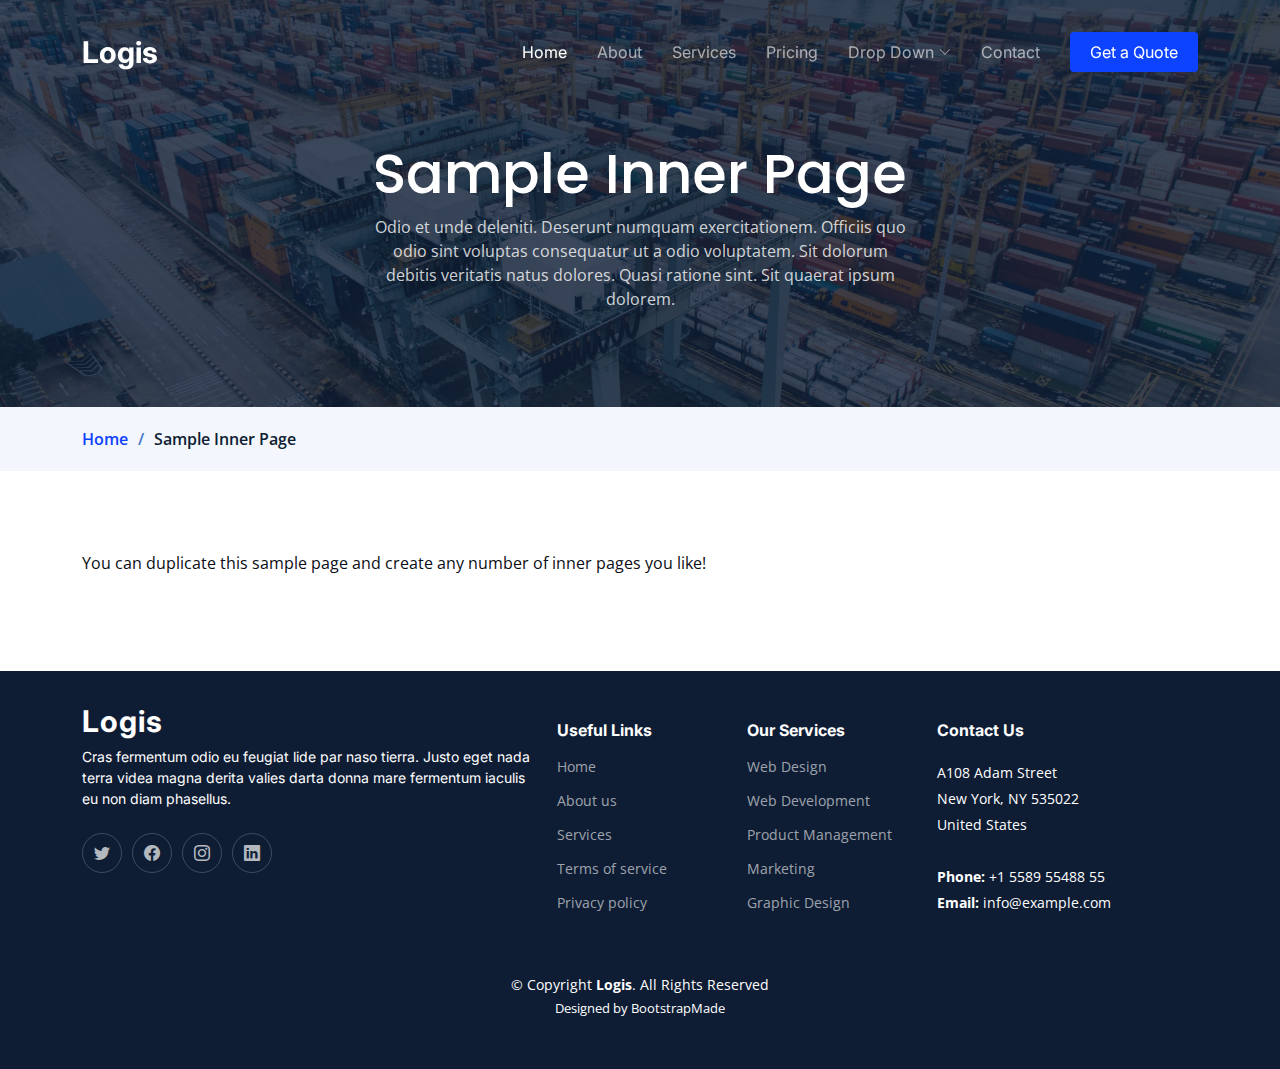
<file: Logis/sample-inner-page.html>
<!DOCTYPE html>
<html lang="en">

<head>
  <meta charset="utf-8">
  <meta content="width=device-width, initial-scale=1.0" name="viewport">

  <title>[Template] Sample Inner Page</title>
  <meta content="" name="description">
  <meta content="" name="keywords">

  <!-- Favicons -->
  <link href="assets/img/favicon.png" rel="icon">
  <link href="assets/img/apple-touch-icon.png" rel="apple-touch-icon">

  <!-- Google Fonts -->
  <link rel="preconnect" href="https://fonts.googleapis.com">
  <link rel="preconnect" href="https://fonts.gstatic.com" crossorigin>
  <link href="https://fonts.googleapis.com/css2?family=Open+Sans:ital,wght@0,300;0,400;0,500;0,600;0,700;1,300;1,400;1,600;1,700&family=Poppins:ital,wght@0,300;0,400;0,500;0,600;0,700;1,300;1,400;1,500;1,600;1,700&family=Inter:ital,wght@0,300;0,400;0,500;0,600;0,700;1,300;1,400;1,500;1,600;1,700&display=swap" rel="stylesheet">

  <!-- Vendor CSS Files -->
  <link href="assets/vendor/bootstrap/css/bootstrap.min.css" rel="stylesheet">
  <link href="assets/vendor/bootstrap-icons/bootstrap-icons.css" rel="stylesheet">
  <link href="assets/vendor/fontawesome-free/css/all.min.css" rel="stylesheet">
  <link href="assets/vendor/glightbox/css/glightbox.min.css" rel="stylesheet">
  <link href="assets/vendor/swiper/swiper-bundle.min.css" rel="stylesheet">
  <link href="assets/vendor/aos/aos.css" rel="stylesheet">

  <!-- Template Main CSS File -->
  <link href="assets/css/main.css" rel="stylesheet">

  <!-- =======================================================
  * Template Name: Logis
  * Updated: Sep 18 2023 with Bootstrap v5.3.2
  * Template URL: https://bootstrapmade.com/logis-bootstrap-logistics-website-template/
  * Author: BootstrapMade.com
  * License: https://bootstrapmade.com/license/
  ======================================================== -->
</head>

<body>

  <!-- ======= Header ======= -->
  <header id="header" class="header d-flex align-items-center fixed-top">
    <div class="container-fluid container-xl d-flex align-items-center justify-content-between">

      <a href="index.html" class="logo d-flex align-items-center">
        <!-- Uncomment the line below if you also wish to use an image logo -->
        <!-- <img src="assets/img/logo.png" alt=""> -->
        <h1>Logis</h1>
      </a>

      <i class="mobile-nav-toggle mobile-nav-show bi bi-list"></i>
      <i class="mobile-nav-toggle mobile-nav-hide d-none bi bi-x"></i>
      <nav id="navbar" class="navbar">
        <ul>
          <li><a href="index.html" class="active">Home</a></li>
          <li><a href="about.html">About</a></li>
          <li><a href="services.html">Services</a></li>
          <li><a href="pricing.html">Pricing</a></li>
          <li class="dropdown"><a href="#"><span>Drop Down</span> <i class="bi bi-chevron-down dropdown-indicator"></i></a>
            <ul>
              <li><a href="#">Drop Down 1</a></li>
              <li class="dropdown"><a href="#"><span>Deep Drop Down</span> <i class="bi bi-chevron-down dropdown-indicator"></i></a>
                <ul>
                  <li><a href="#">Deep Drop Down 1</a></li>
                  <li><a href="#">Deep Drop Down 2</a></li>
                  <li><a href="#">Deep Drop Down 3</a></li>
                  <li><a href="#">Deep Drop Down 4</a></li>
                  <li><a href="#">Deep Drop Down 5</a></li>
                </ul>
              </li>
              <li><a href="#">Drop Down 2</a></li>
              <li><a href="#">Drop Down 3</a></li>
              <li><a href="#">Drop Down 4</a></li>
            </ul>
          </li>
          <li><a href="contact.html">Contact</a></li>
          <li><a class="get-a-quote" href="get-a-quote.html">Get a Quote</a></li>
        </ul>
      </nav><!-- .navbar -->

    </div>
  </header><!-- End Header -->
  <!-- End Header -->

  <main id="main">

    <!-- ======= Breadcrumbs ======= -->
    <div class="breadcrumbs">
      <div class="page-header d-flex align-items-center" style="background-image: url('assets/img/page-header.jpg');">
        <div class="container position-relative">
          <div class="row d-flex justify-content-center">
            <div class="col-lg-6 text-center">
              <h2>Sample Inner Page</h2>
              <p>Odio et unde deleniti. Deserunt numquam exercitationem. Officiis quo odio sint voluptas consequatur ut a odio voluptatem. Sit dolorum debitis veritatis natus dolores. Quasi ratione sint. Sit quaerat ipsum dolorem.</p>
            </div>
          </div>
        </div>
      </div>
      <nav>
        <div class="container">
          <ol>
            <li><a href="index.html">Home</a></li>
            <li>Sample Inner Page</li>
          </ol>
        </div>
      </nav>
    </div><!-- End Breadcrumbs -->

    <section class="sample-page">
      <div class="container" data-aos="fade-up">
        <p>
          You can duplicate this sample page and create any number of inner pages you like!
        </p>
      </div>
    </section>

  </main><!-- End #main -->

  <!-- ======= Footer ======= -->
  <footer id="footer" class="footer">

    <div class="container">
      <div class="row gy-4">
        <div class="col-lg-5 col-md-12 footer-info">
          <a href="index.html" class="logo d-flex align-items-center">
            <span>Logis</span>
          </a>
          <p>Cras fermentum odio eu feugiat lide par naso tierra. Justo eget nada terra videa magna derita valies darta donna mare fermentum iaculis eu non diam phasellus.</p>
          <div class="social-links d-flex mt-4">
            <a href="#" class="twitter"><i class="bi bi-twitter"></i></a>
            <a href="#" class="facebook"><i class="bi bi-facebook"></i></a>
            <a href="#" class="instagram"><i class="bi bi-instagram"></i></a>
            <a href="#" class="linkedin"><i class="bi bi-linkedin"></i></a>
          </div>
        </div>

        <div class="col-lg-2 col-6 footer-links">
          <h4>Useful Links</h4>
          <ul>
            <li><a href="#">Home</a></li>
            <li><a href="#">About us</a></li>
            <li><a href="#">Services</a></li>
            <li><a href="#">Terms of service</a></li>
            <li><a href="#">Privacy policy</a></li>
          </ul>
        </div>

        <div class="col-lg-2 col-6 footer-links">
          <h4>Our Services</h4>
          <ul>
            <li><a href="#">Web Design</a></li>
            <li><a href="#">Web Development</a></li>
            <li><a href="#">Product Management</a></li>
            <li><a href="#">Marketing</a></li>
            <li><a href="#">Graphic Design</a></li>
          </ul>
        </div>

        <div class="col-lg-3 col-md-12 footer-contact text-center text-md-start">
          <h4>Contact Us</h4>
          <p>
            A108 Adam Street <br>
            New York, NY 535022<br>
            United States <br><br>
            <strong>Phone:</strong> +1 5589 55488 55<br>
            <strong>Email:</strong> info@example.com<br>
          </p>

        </div>

      </div>
    </div>

    <div class="container mt-4">
      <div class="copyright">
        &copy; Copyright <strong><span>Logis</span></strong>. All Rights Reserved
      </div>
      <div class="credits">
        <!-- All the links in the footer should remain intact. -->
        <!-- You can delete the links only if you purchased the pro version. -->
        <!-- Licensing information: https://bootstrapmade.com/license/ -->
        <!-- Purchase the pro version with working PHP/AJAX contact form: https://bootstrapmade.com/logis-bootstrap-logistics-website-template/ -->
        Designed by <a href="https://bootstrapmade.com/">BootstrapMade</a>
      </div>
    </div>

  </footer><!-- End Footer -->
  <!-- End Footer -->

  <a href="#" class="scroll-top d-flex align-items-center justify-content-center"><i class="bi bi-arrow-up-short"></i></a>

  <div id="preloader"></div>

  <!-- Vendor JS Files -->
  <script src="assets/vendor/bootstrap/js/bootstrap.bundle.min.js"></script>
  <script src="assets/vendor/purecounter/purecounter_vanilla.js"></script>
  <script src="assets/vendor/glightbox/js/glightbox.min.js"></script>
  <script src="assets/vendor/swiper/swiper-bundle.min.js"></script>
  <script src="assets/vendor/aos/aos.js"></script>
  <script src="assets/vendor/php-email-form/validate.js"></script>

  <!-- Template Main JS File -->
  <script src="assets/js/main.js"></script>

</body>

</html>
</file>
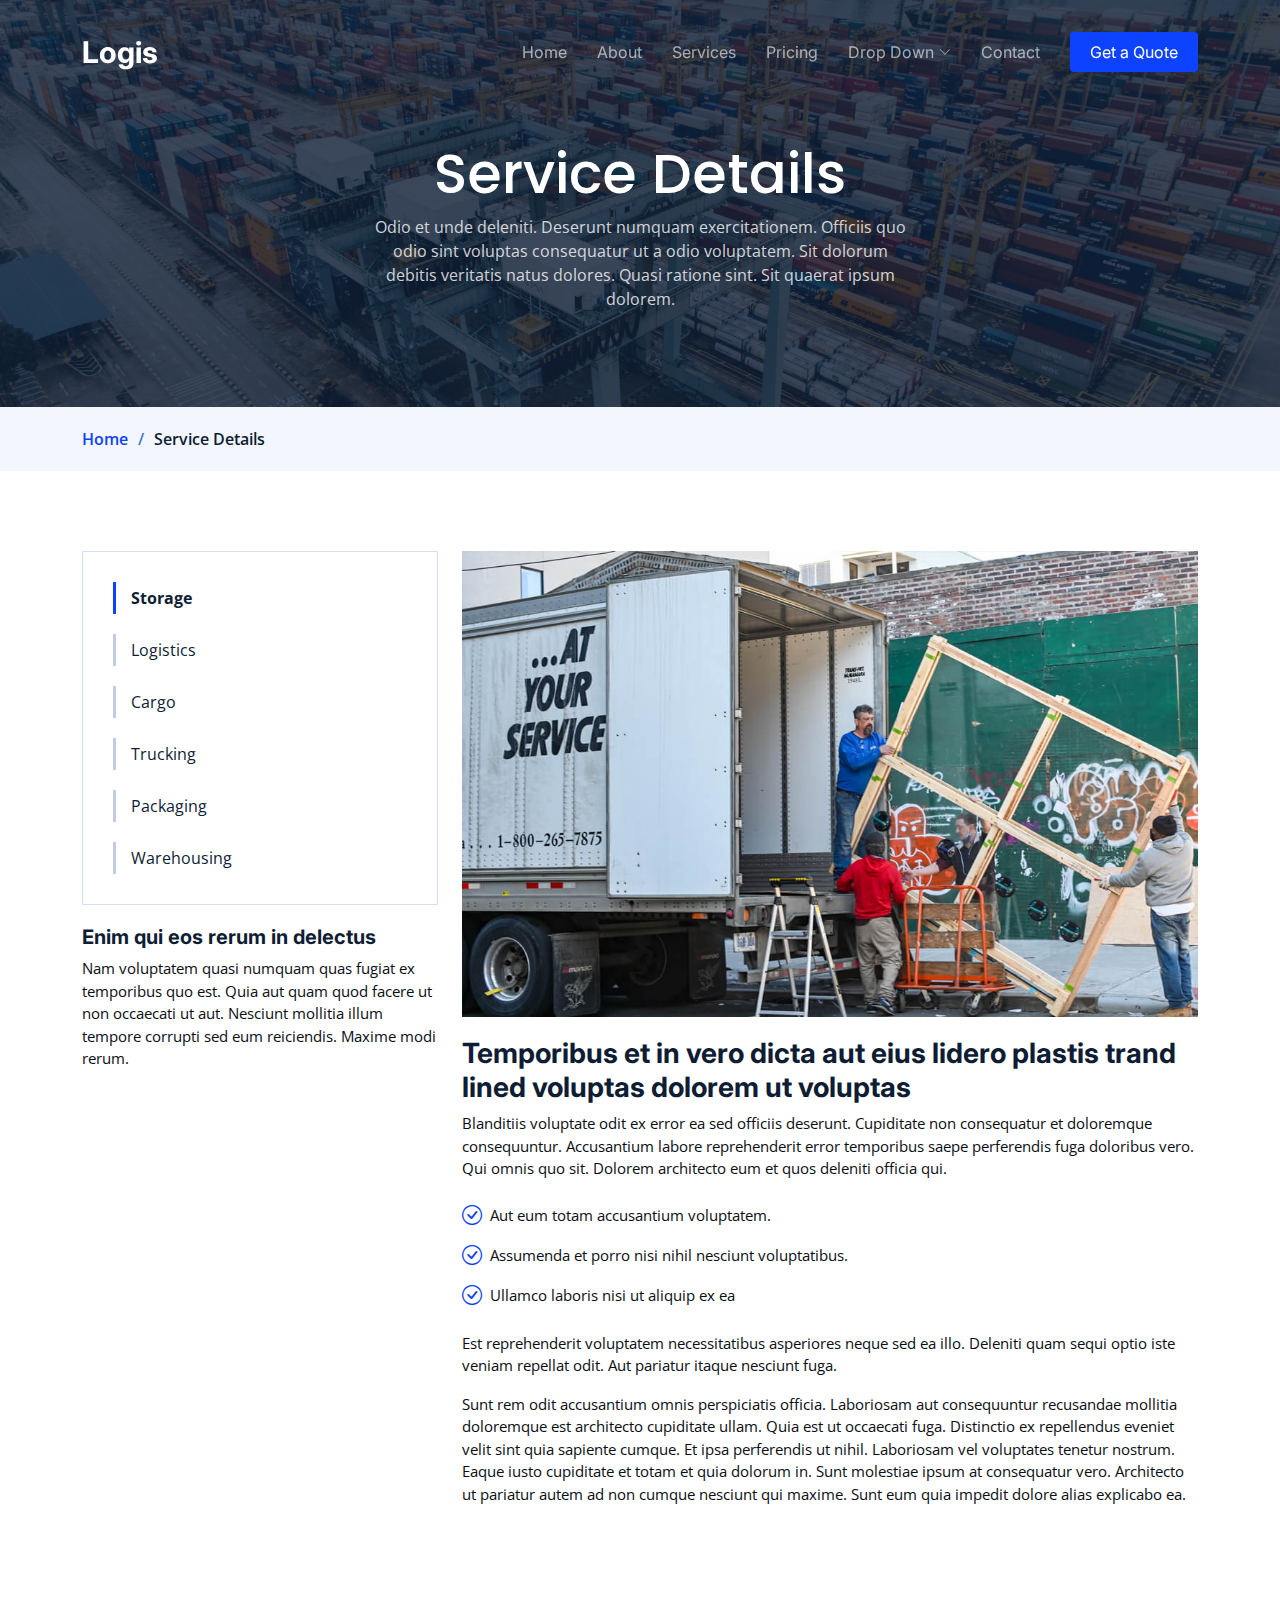
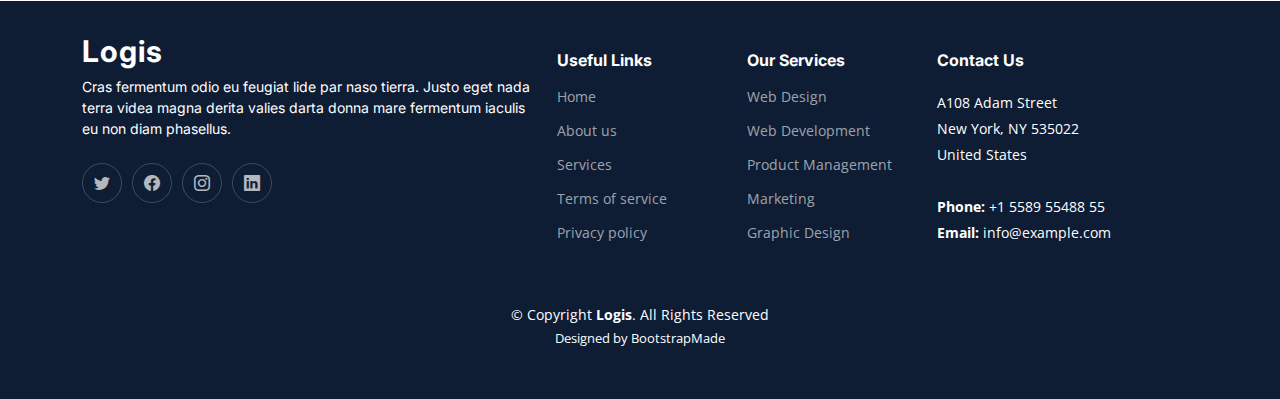
<file: Logis/service-details.html>
<!DOCTYPE html>
<html lang="en">

<head>
  <meta charset="utf-8">
  <meta content="width=device-width, initial-scale=1.0" name="viewport">

  <title>Logis Bootstrap Template - Service Details</title>
  <meta content="" name="description">
  <meta content="" name="keywords">

  <!-- Favicons -->
  <link href="assets/img/favicon.png" rel="icon">
  <link href="assets/img/apple-touch-icon.png" rel="apple-touch-icon">

  <!-- Google Fonts -->
  <link rel="preconnect" href="https://fonts.googleapis.com">
  <link rel="preconnect" href="https://fonts.gstatic.com" crossorigin>
  <link href="https://fonts.googleapis.com/css2?family=Open+Sans:ital,wght@0,300;0,400;0,500;0,600;0,700;1,300;1,400;1,600;1,700&family=Poppins:ital,wght@0,300;0,400;0,500;0,600;0,700;1,300;1,400;1,500;1,600;1,700&family=Inter:ital,wght@0,300;0,400;0,500;0,600;0,700;1,300;1,400;1,500;1,600;1,700&display=swap" rel="stylesheet">

  <!-- Vendor CSS Files -->
  <link href="assets/vendor/bootstrap/css/bootstrap.min.css" rel="stylesheet">
  <link href="assets/vendor/bootstrap-icons/bootstrap-icons.css" rel="stylesheet">
  <link href="assets/vendor/fontawesome-free/css/all.min.css" rel="stylesheet">
  <link href="assets/vendor/glightbox/css/glightbox.min.css" rel="stylesheet">
  <link href="assets/vendor/swiper/swiper-bundle.min.css" rel="stylesheet">
  <link href="assets/vendor/aos/aos.css" rel="stylesheet">

  <!-- Template Main CSS File -->
  <link href="assets/css/main.css" rel="stylesheet">

  <!-- =======================================================
  * Template Name: Logis
  * Updated: Sep 18 2023 with Bootstrap v5.3.2
  * Template URL: https://bootstrapmade.com/logis-bootstrap-logistics-website-template/
  * Author: BootstrapMade.com
  * License: https://bootstrapmade.com/license/
  ======================================================== -->
</head>

<body>

  <!-- ======= Header ======= -->
  <header id="header" class="header d-flex align-items-center fixed-top">
    <div class="container-fluid container-xl d-flex align-items-center justify-content-between">

      <a href="index.html" class="logo d-flex align-items-center">
        <!-- Uncomment the line below if you also wish to use an image logo -->
        <!-- <img src="assets/img/logo.png" alt=""> -->
        <h1>Logis</h1>
      </a>

      <i class="mobile-nav-toggle mobile-nav-show bi bi-list"></i>
      <i class="mobile-nav-toggle mobile-nav-hide d-none bi bi-x"></i>
      <nav id="navbar" class="navbar">
        <ul>
          <li><a href="index.html">Home</a></li>
          <li><a href="about.html">About</a></li>
          <li><a href="services.html">Services</a></li>
          <li><a href="pricing.html">Pricing</a></li>
          <li class="dropdown"><a href="#"><span>Drop Down</span> <i class="bi bi-chevron-down dropdown-indicator"></i></a>
            <ul>
              <li><a href="#">Drop Down 1</a></li>
              <li class="dropdown"><a href="#"><span>Deep Drop Down</span> <i class="bi bi-chevron-down dropdown-indicator"></i></a>
                <ul>
                  <li><a href="#">Deep Drop Down 1</a></li>
                  <li><a href="#">Deep Drop Down 2</a></li>
                  <li><a href="#">Deep Drop Down 3</a></li>
                  <li><a href="#">Deep Drop Down 4</a></li>
                  <li><a href="#">Deep Drop Down 5</a></li>
                </ul>
              </li>
              <li><a href="#">Drop Down 2</a></li>
              <li><a href="#">Drop Down 3</a></li>
              <li><a href="#">Drop Down 4</a></li>
            </ul>
          </li>
          <li><a href="contact.html">Contact</a></li>
          <li><a class="get-a-quote" href="get-a-quote.html">Get a Quote</a></li>
        </ul>
      </nav><!-- .navbar -->

    </div>
  </header><!-- End Header -->
  <!-- End Header -->

  <main id="main">

    <!-- ======= Breadcrumbs ======= -->
    <div class="breadcrumbs">
      <div class="page-header d-flex align-items-center" style="background-image: url('assets/img/page-header.jpg');">
        <div class="container position-relative">
          <div class="row d-flex justify-content-center">
            <div class="col-lg-6 text-center">
              <h2>Service Details</h2>
              <p>Odio et unde deleniti. Deserunt numquam exercitationem. Officiis quo odio sint voluptas consequatur ut a odio voluptatem. Sit dolorum debitis veritatis natus dolores. Quasi ratione sint. Sit quaerat ipsum dolorem.</p>
            </div>
          </div>
        </div>
      </div>
      <nav>
        <div class="container">
          <ol>
            <li><a href="index.html">Home</a></li>
            <li>Service Details</li>
          </ol>
        </div>
      </nav>
    </div><!-- End Breadcrumbs -->

    <!-- ======= Service Details Section ======= -->
    <section id="service-details" class="service-details">
      <div class="container" data-aos="fade-up">

        <div class="row gy-4">

          <div class="col-lg-4">
            <div class="services-list">
              <a href="#" class="active">Storage</a>
              <a href="#">Logistics</a>
              <a href="#">Cargo</a>
              <a href="#">Trucking</a>
              <a href="#">Packaging</a>
              <a href="#">Warehousing</a>
            </div>

            <h4>Enim qui eos rerum in delectus</h4>
            <p>Nam voluptatem quasi numquam quas fugiat ex temporibus quo est. Quia aut quam quod facere ut non occaecati ut aut. Nesciunt mollitia illum tempore corrupti sed eum reiciendis. Maxime modi rerum.</p>
          </div>

          <div class="col-lg-8">
            <img src="assets/img/service-details.jpg" alt="" class="img-fluid services-img">
            <h3>Temporibus et in vero dicta aut eius lidero plastis trand lined voluptas dolorem ut voluptas</h3>
            <p>
              Blanditiis voluptate odit ex error ea sed officiis deserunt. Cupiditate non consequatur et doloremque consequuntur. Accusantium labore reprehenderit error temporibus saepe perferendis fuga doloribus vero. Qui omnis quo sit. Dolorem architecto eum et quos deleniti officia qui.
            </p>
            <ul>
              <li><i class="bi bi-check-circle"></i> <span>Aut eum totam accusantium voluptatem.</span></li>
              <li><i class="bi bi-check-circle"></i> <span>Assumenda et porro nisi nihil nesciunt voluptatibus.</span></li>
              <li><i class="bi bi-check-circle"></i> <span>Ullamco laboris nisi ut aliquip ex ea</span></li>
            </ul>
            <p>
              Est reprehenderit voluptatem necessitatibus asperiores neque sed ea illo. Deleniti quam sequi optio iste veniam repellat odit. Aut pariatur itaque nesciunt fuga.
            </p>
            <p>
              Sunt rem odit accusantium omnis perspiciatis officia. Laboriosam aut consequuntur recusandae mollitia doloremque est architecto cupiditate ullam. Quia est ut occaecati fuga. Distinctio ex repellendus eveniet velit sint quia sapiente cumque. Et ipsa perferendis ut nihil. Laboriosam vel voluptates tenetur nostrum. Eaque iusto cupiditate et totam et quia dolorum in. Sunt molestiae ipsum at consequatur vero. Architecto ut pariatur autem ad non cumque nesciunt qui maxime. Sunt eum quia impedit dolore alias explicabo ea.
            </p>
          </div>

        </div>

      </div>
    </section><!-- End Service Details Section -->

  </main><!-- End #main -->

  <!-- ======= Footer ======= -->
  <footer id="footer" class="footer">

    <div class="container">
      <div class="row gy-4">
        <div class="col-lg-5 col-md-12 footer-info">
          <a href="index.html" class="logo d-flex align-items-center">
            <span>Logis</span>
          </a>
          <p>Cras fermentum odio eu feugiat lide par naso tierra. Justo eget nada terra videa magna derita valies darta donna mare fermentum iaculis eu non diam phasellus.</p>
          <div class="social-links d-flex mt-4">
            <a href="#" class="twitter"><i class="bi bi-twitter"></i></a>
            <a href="#" class="facebook"><i class="bi bi-facebook"></i></a>
            <a href="#" class="instagram"><i class="bi bi-instagram"></i></a>
            <a href="#" class="linkedin"><i class="bi bi-linkedin"></i></a>
          </div>
        </div>

        <div class="col-lg-2 col-6 footer-links">
          <h4>Useful Links</h4>
          <ul>
            <li><a href="#">Home</a></li>
            <li><a href="#">About us</a></li>
            <li><a href="#">Services</a></li>
            <li><a href="#">Terms of service</a></li>
            <li><a href="#">Privacy policy</a></li>
          </ul>
        </div>

        <div class="col-lg-2 col-6 footer-links">
          <h4>Our Services</h4>
          <ul>
            <li><a href="#">Web Design</a></li>
            <li><a href="#">Web Development</a></li>
            <li><a href="#">Product Management</a></li>
            <li><a href="#">Marketing</a></li>
            <li><a href="#">Graphic Design</a></li>
          </ul>
        </div>

        <div class="col-lg-3 col-md-12 footer-contact text-center text-md-start">
          <h4>Contact Us</h4>
          <p>
            A108 Adam Street <br>
            New York, NY 535022<br>
            United States <br><br>
            <strong>Phone:</strong> +1 5589 55488 55<br>
            <strong>Email:</strong> info@example.com<br>
          </p>

        </div>

      </div>
    </div>

    <div class="container mt-4">
      <div class="copyright">
        &copy; Copyright <strong><span>Logis</span></strong>. All Rights Reserved
      </div>
      <div class="credits">
        <!-- All the links in the footer should remain intact. -->
        <!-- You can delete the links only if you purchased the pro version. -->
        <!-- Licensing information: https://bootstrapmade.com/license/ -->
        <!-- Purchase the pro version with working PHP/AJAX contact form: https://bootstrapmade.com/logis-bootstrap-logistics-website-template/ -->
        Designed by <a href="https://bootstrapmade.com/">BootstrapMade</a>
      </div>
    </div>

  </footer><!-- End Footer -->
  <!-- End Footer -->

  <a href="#" class="scroll-top d-flex align-items-center justify-content-center"><i class="bi bi-arrow-up-short"></i></a>

  <div id="preloader"></div>

  <!-- Vendor JS Files -->
  <script src="assets/vendor/bootstrap/js/bootstrap.bundle.min.js"></script>
  <script src="assets/vendor/purecounter/purecounter_vanilla.js"></script>
  <script src="assets/vendor/glightbox/js/glightbox.min.js"></script>
  <script src="assets/vendor/swiper/swiper-bundle.min.js"></script>
  <script src="assets/vendor/aos/aos.js"></script>
  <script src="assets/vendor/php-email-form/validate.js"></script>

  <!-- Template Main JS File -->
  <script src="assets/js/main.js"></script>

</body>

</html>
</file>
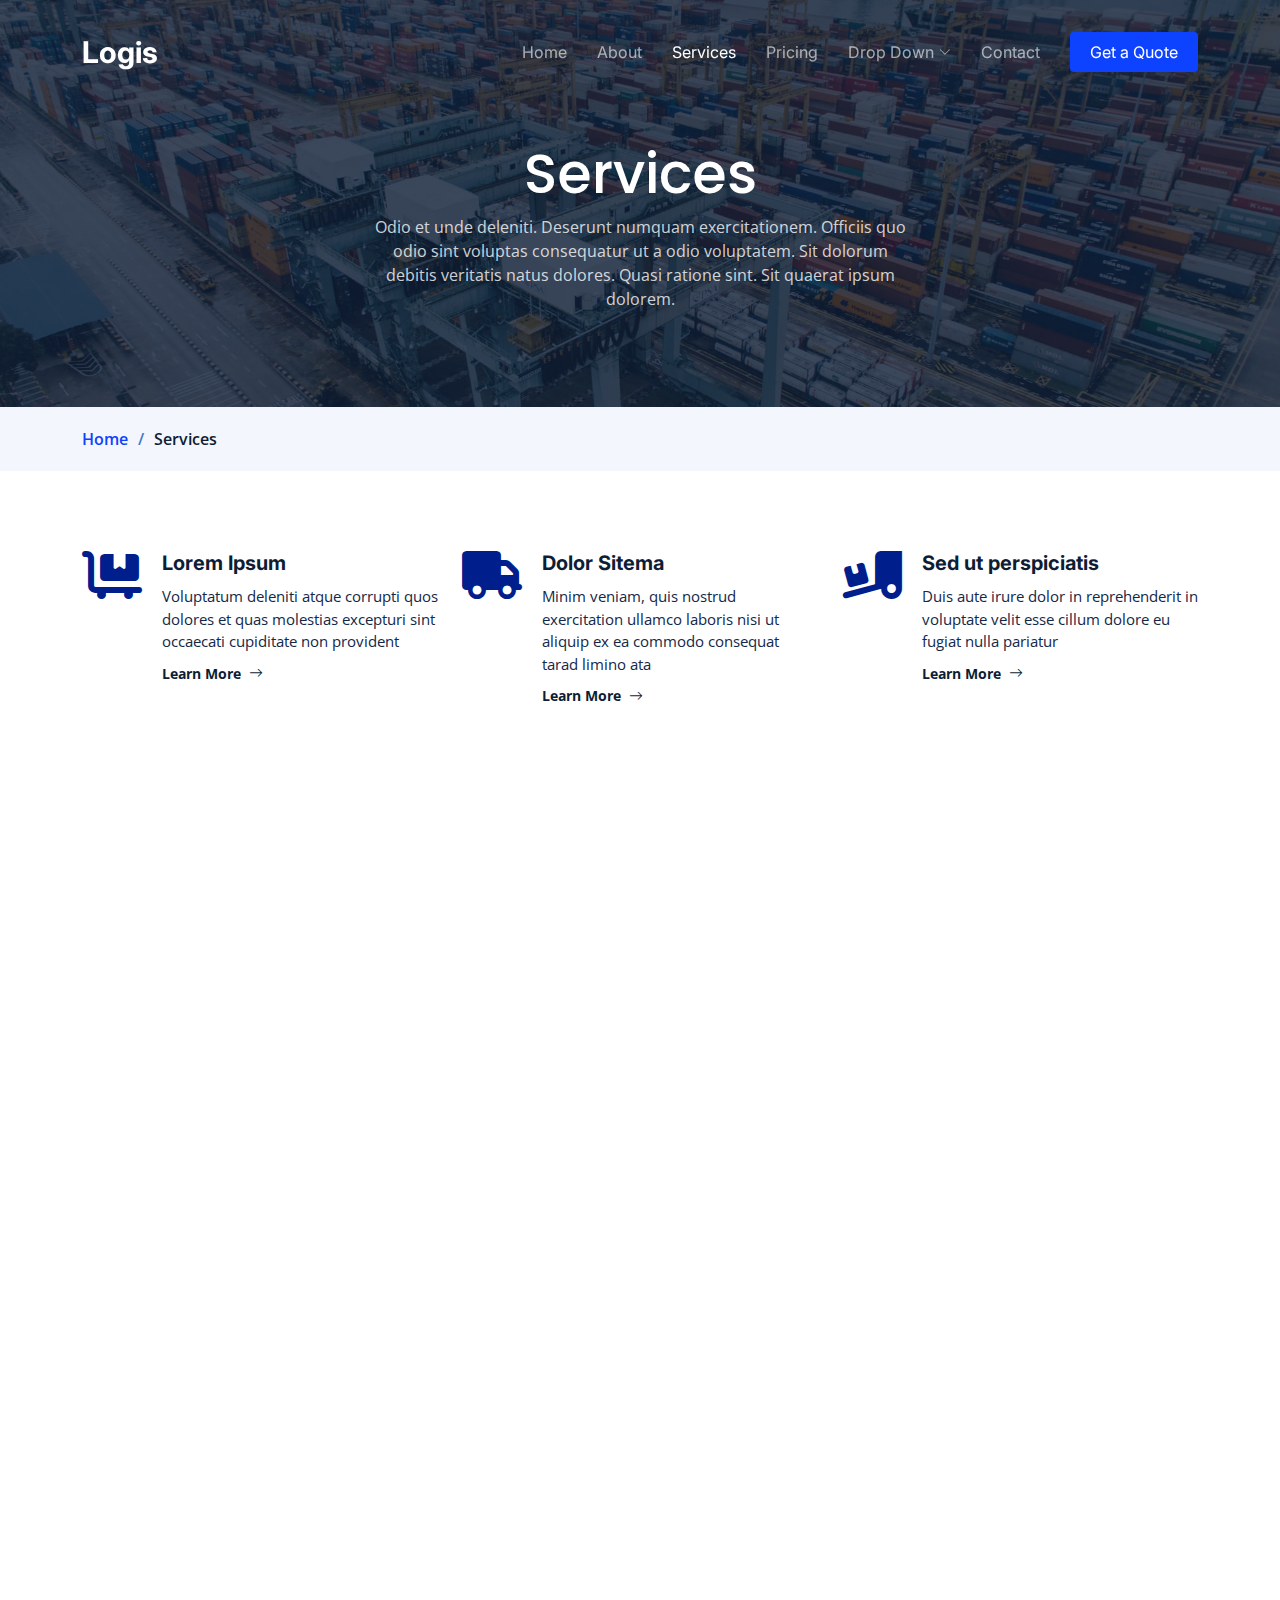
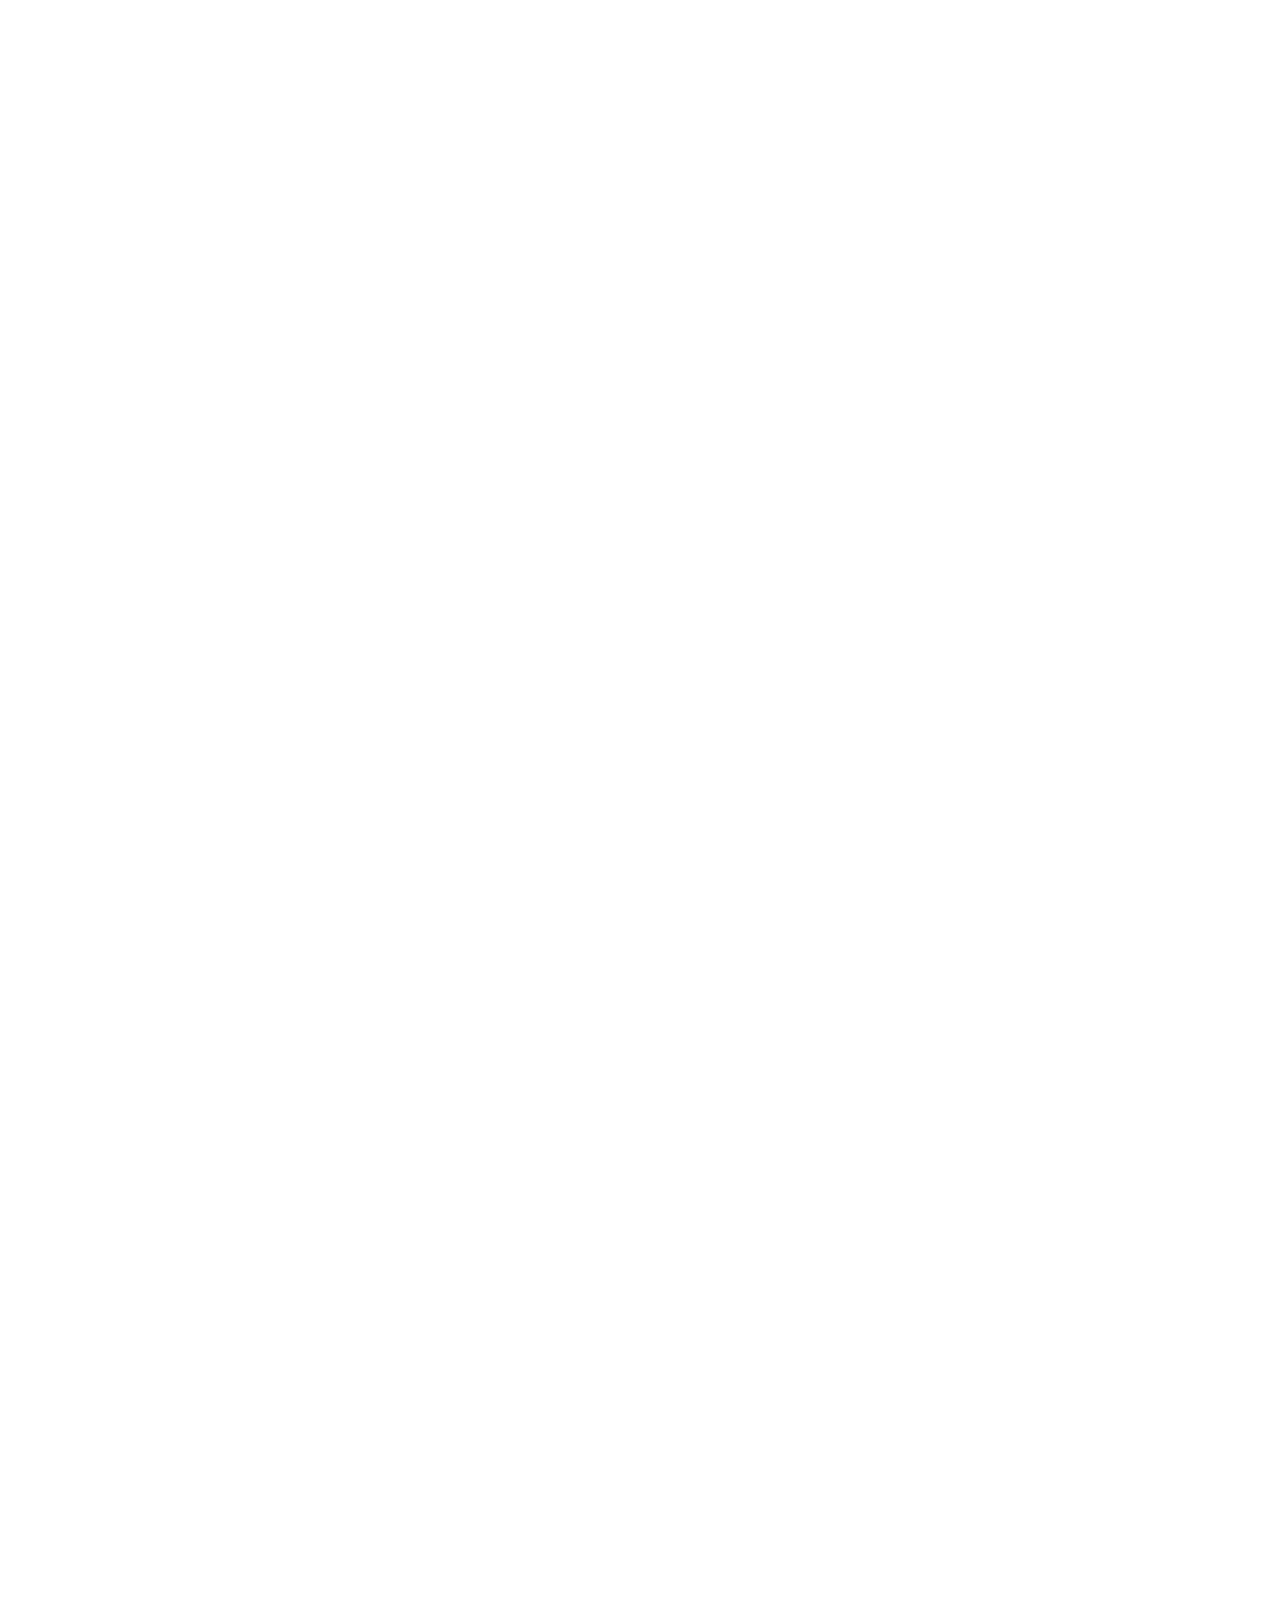
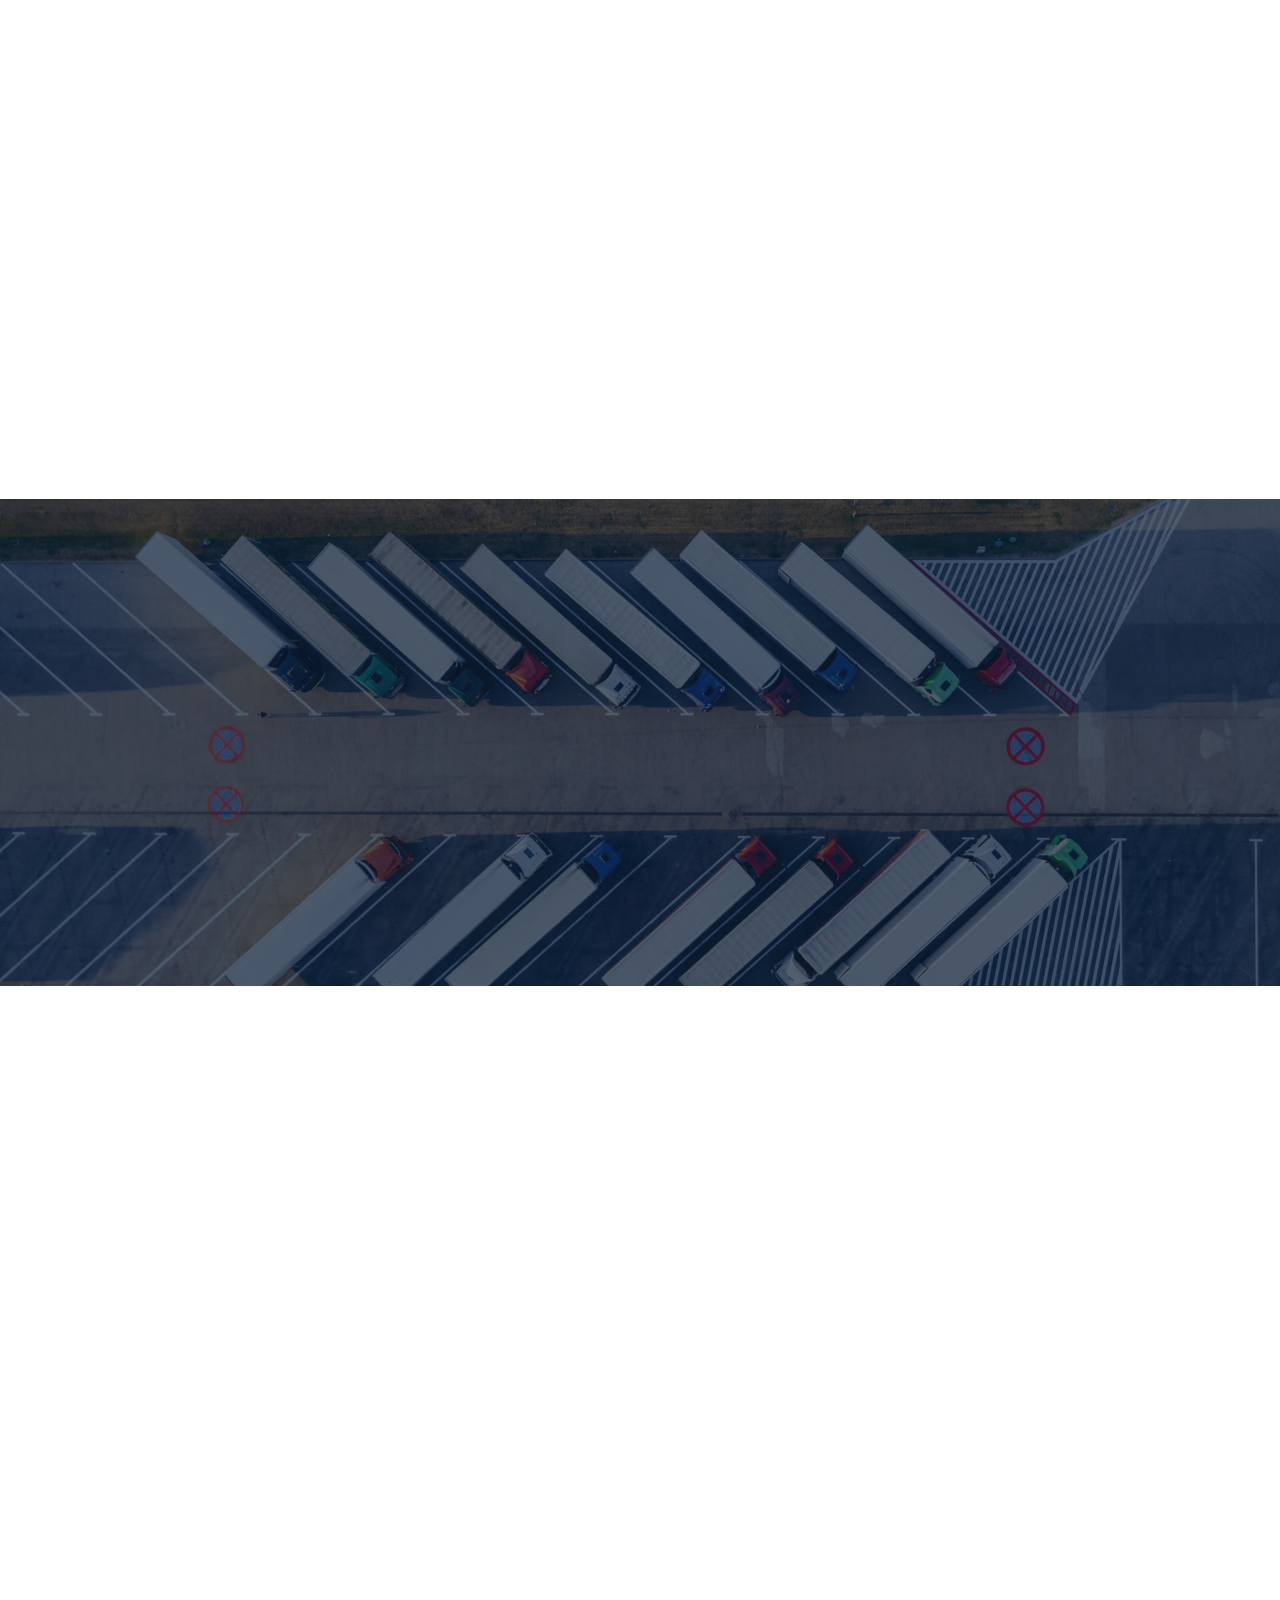
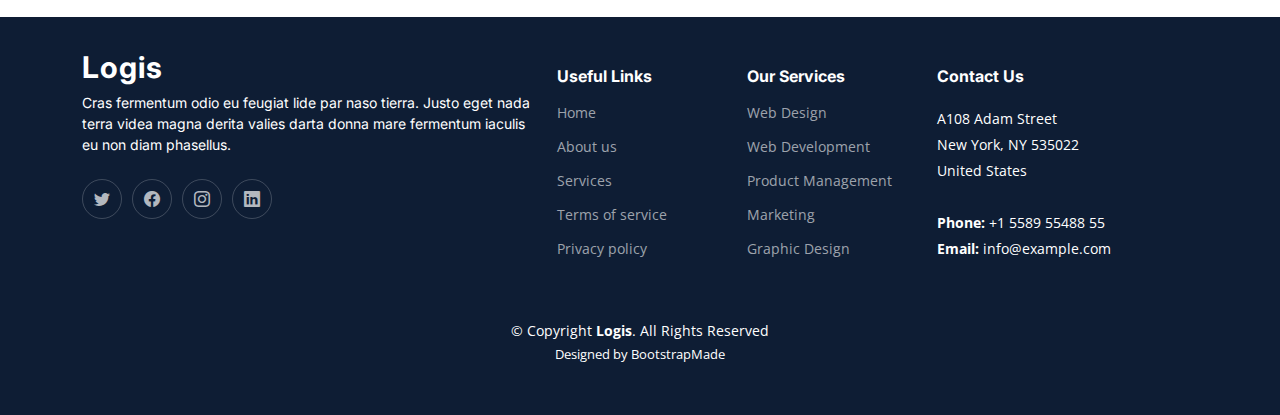
<file: Logis/services.html>
<!DOCTYPE html>
<html lang="en">

<head>
  <meta charset="utf-8">
  <meta content="width=device-width, initial-scale=1.0" name="viewport">

  <title>Logis Bootstrap Template - Services</title>
  <meta content="" name="description">
  <meta content="" name="keywords">

  <!-- Favicons -->
  <link href="assets/img/favicon.png" rel="icon">
  <link href="assets/img/apple-touch-icon.png" rel="apple-touch-icon">

  <!-- Google Fonts -->
  <link rel="preconnect" href="https://fonts.googleapis.com">
  <link rel="preconnect" href="https://fonts.gstatic.com" crossorigin>
  <link href="https://fonts.googleapis.com/css2?family=Open+Sans:ital,wght@0,300;0,400;0,500;0,600;0,700;1,300;1,400;1,600;1,700&family=Poppins:ital,wght@0,300;0,400;0,500;0,600;0,700;1,300;1,400;1,500;1,600;1,700&family=Inter:ital,wght@0,300;0,400;0,500;0,600;0,700;1,300;1,400;1,500;1,600;1,700&display=swap" rel="stylesheet">

  <!-- Vendor CSS Files -->
  <link href="assets/vendor/bootstrap/css/bootstrap.min.css" rel="stylesheet">
  <link href="assets/vendor/bootstrap-icons/bootstrap-icons.css" rel="stylesheet">
  <link href="assets/vendor/fontawesome-free/css/all.min.css" rel="stylesheet">
  <link href="assets/vendor/glightbox/css/glightbox.min.css" rel="stylesheet">
  <link href="assets/vendor/swiper/swiper-bundle.min.css" rel="stylesheet">
  <link href="assets/vendor/aos/aos.css" rel="stylesheet">

  <!-- Template Main CSS File -->
  <link href="assets/css/main.css" rel="stylesheet">

  <!-- =======================================================
  * Template Name: Logis
  * Updated: Sep 18 2023 with Bootstrap v5.3.2
  * Template URL: https://bootstrapmade.com/logis-bootstrap-logistics-website-template/
  * Author: BootstrapMade.com
  * License: https://bootstrapmade.com/license/
  ======================================================== -->
</head>

<body>

  <!-- ======= Header ======= -->
  <header id="header" class="header d-flex align-items-center fixed-top">
    <div class="container-fluid container-xl d-flex align-items-center justify-content-between">

      <a href="index.html" class="logo d-flex align-items-center">
        <!-- Uncomment the line below if you also wish to use an image logo -->
        <!-- <img src="assets/img/logo.png" alt=""> -->
        <h1>Logis</h1>
      </a>

      <i class="mobile-nav-toggle mobile-nav-show bi bi-list"></i>
      <i class="mobile-nav-toggle mobile-nav-hide d-none bi bi-x"></i>
      <nav id="navbar" class="navbar">
        <ul>
          <li><a href="index.html">Home</a></li>
          <li><a href="about.html">About</a></li>
          <li><a href="services.html" class="active">Services</a></li>
          <li><a href="pricing.html">Pricing</a></li>
          <li class="dropdown"><a href="#"><span>Drop Down</span> <i class="bi bi-chevron-down dropdown-indicator"></i></a>
            <ul>
              <li><a href="#">Drop Down 1</a></li>
              <li class="dropdown"><a href="#"><span>Deep Drop Down</span> <i class="bi bi-chevron-down dropdown-indicator"></i></a>
                <ul>
                  <li><a href="#">Deep Drop Down 1</a></li>
                  <li><a href="#">Deep Drop Down 2</a></li>
                  <li><a href="#">Deep Drop Down 3</a></li>
                  <li><a href="#">Deep Drop Down 4</a></li>
                  <li><a href="#">Deep Drop Down 5</a></li>
                </ul>
              </li>
              <li><a href="#">Drop Down 2</a></li>
              <li><a href="#">Drop Down 3</a></li>
              <li><a href="#">Drop Down 4</a></li>
            </ul>
          </li>
          <li><a href="contact.html">Contact</a></li>
          <li><a class="get-a-quote" href="get-a-quote.html">Get a Quote</a></li>
        </ul>
      </nav><!-- .navbar -->

    </div>
  </header><!-- End Header -->
  <!-- End Header -->

  <main id="main">

    <!-- ======= Breadcrumbs ======= -->
    <div class="breadcrumbs">
      <div class="page-header d-flex align-items-center" style="background-image: url('assets/img/page-header.jpg');">
        <div class="container position-relative">
          <div class="row d-flex justify-content-center">
            <div class="col-lg-6 text-center">
              <h2>Services</h2>
              <p>Odio et unde deleniti. Deserunt numquam exercitationem. Officiis quo odio sint voluptas consequatur ut a odio voluptatem. Sit dolorum debitis veritatis natus dolores. Quasi ratione sint. Sit quaerat ipsum dolorem.</p>
            </div>
          </div>
        </div>
      </div>
      <nav>
        <div class="container">
          <ol>
            <li><a href="index.html">Home</a></li>
            <li>Services</li>
          </ol>
        </div>
      </nav>
    </div><!-- End Breadcrumbs -->

    <!-- ======= Featured Services Section ======= -->
    <section id="featured-services" class="featured-services">
      <div class="container">

        <div class="row gy-4">

          <div class="col-lg-4 col-md-6 service-item d-flex" data-aos="fade-up">
            <div class="icon flex-shrink-0"><i class="fa-solid fa-cart-flatbed"></i></div>
            <div>
              <h4 class="title">Lorem Ipsum</h4>
              <p class="description">Voluptatum deleniti atque corrupti quos dolores et quas molestias excepturi sint occaecati cupiditate non provident</p>
              <a href="service-details.html" class="readmore stretched-link"><span>Learn More</span><i class="bi bi-arrow-right"></i></a>
            </div>
          </div>
          <!-- End Service Item -->

          <div class="col-lg-4 col-md-6 service-item d-flex" data-aos="fade-up" data-aos-delay="100">
            <div class="icon flex-shrink-0"><i class="fa-solid fa-truck"></i></div>
            <div>
              <h4 class="title">Dolor Sitema</h4>
              <p class="description">Minim veniam, quis nostrud exercitation ullamco laboris nisi ut aliquip ex ea commodo consequat tarad limino ata</p>
              <a href="service-details.html" class="readmore stretched-link"><span>Learn More</span><i class="bi bi-arrow-right"></i></a>
            </div>
          </div><!-- End Service Item -->

          <div class="col-lg-4 col-md-6 service-item d-flex" data-aos="fade-up" data-aos-delay="200">
            <div class="icon flex-shrink-0"><i class="fa-solid fa-truck-ramp-box"></i></div>
            <div>
              <h4 class="title">Sed ut perspiciatis</h4>
              <p class="description">Duis aute irure dolor in reprehenderit in voluptate velit esse cillum dolore eu fugiat nulla pariatur</p>
              <a href="service-details.html" class="readmore stretched-link"><span>Learn More</span><i class="bi bi-arrow-right"></i></a>
            </div>
          </div><!-- End Service Item -->

        </div>

      </div>
    </section><!-- End Featured Services Section -->

    <!-- ======= Services Section ======= -->
    <section id="service" class="services pt-0">
      <div class="container" data-aos="fade-up">

        <div class="section-header">
          <span>Our Services</span>
          <h2>Our Services</h2>

        </div>

        <div class="row gy-4">

          <div class="col-lg-4 col-md-6" data-aos="fade-up" data-aos-delay="100">
            <div class="card">
              <div class="card-img">
                <img src="assets/img/storage-service.jpg" alt="" class="img-fluid">
              </div>
              <h3><a href="service-details.html" class="stretched-link">Storage</a></h3>
              <p>Cumque eos in qui numquam. Aut aspernatur perferendis sed atque quia voluptas quisquam repellendus temporibus itaqueofficiis odit</p>
            </div>
          </div><!-- End Card Item -->

          <div class="col-lg-4 col-md-6" data-aos="fade-up" data-aos-delay="200">
            <div class="card">
              <div class="card-img">
                <img src="assets/img/logistics-service.jpg" alt="" class="img-fluid">
              </div>
              <h3><a href="service-details.html" class="stretched-link">Logistics</a></h3>
              <p>Asperiores provident dolor accusamus pariatur dolore nam id audantium ut et iure incidunt molestiae dolor ipsam ducimus occaecati nisi</p>
            </div>
          </div><!-- End Card Item -->

          <div class="col-lg-4 col-md-6" data-aos="fade-up" data-aos-delay="300">
            <div class="card">
              <div class="card-img">
                <img src="assets/img/cargo-service.jpg" alt="" class="img-fluid">
              </div>
              <h3><a href="service-details.html" class="stretched-link">Cargo</a></h3>
              <p>Dicta quam similique quia architecto eos nisi aut ratione aut ipsum reiciendis sit doloremque oluptatem aut et molestiae ut et nihil</p>
            </div>
          </div><!-- End Card Item -->

          <div class="col-lg-4 col-md-6" data-aos="fade-up" data-aos-delay="400">
            <div class="card">
              <div class="card-img">
                <img src="assets/img/trucking-service.jpg" alt="" class="img-fluid">
              </div>
              <h3><a href="service-details.html" class="stretched-link">Trucking</a></h3>
              <p>Dicta quam similique quia architecto eos nisi aut ratione aut ipsum reiciendis sit doloremque oluptatem aut et molestiae ut et nihil</p>
            </div>
          </div><!-- End Card Item -->

          <div class="col-lg-4 col-md-6" data-aos="fade-up" data-aos-delay="500">
            <div class="card">
              <div class="card-img">
                <img src="assets/img/packaging-service.jpg" alt="" class="img-fluid">
              </div>
              <h3><a href="service-details.html" class="stretched-link">Packaging</a></h3>
              <p>Illo consequuntur quisquam delectus praesentium modi dignissimos facere vel cum onsequuntur maiores beatae consequatur magni voluptates</p>
            </div>
          </div><!-- End Card Item -->

          <div class="col-lg-4 col-md-6" data-aos="fade-up" data-aos-delay="600">
            <div class="card">
              <div class="card-img">
                <img src="assets/img/warehousing-service.jpg" alt="" class="img-fluid">
              </div>
              <h3><a href="service-details.html" class="stretched-link">Warehousing</a></h3>
              <p>Quas assumenda non occaecati molestiae. In aut earum sed natus eatae in vero. Ab modi quisquam aut nostrum unde et qui est non quo nulla</p>
            </div>
          </div><!-- End Card Item -->

        </div>

      </div>
    </section><!-- End Services Section -->

    <!-- ======= Features Section ======= -->
    <section id="features" class="features">
      <div class="container">

        <div class="row gy-4 align-items-center features-item" data-aos="fade-up">

          <div class="col-md-5">
            <img src="assets/img/features-1.jpg" class="img-fluid" alt="">
          </div>
          <div class="col-md-7">
            <h3>Voluptatem dignissimos provident quasi corporis voluptates sit assumenda.</h3>
            <p class="fst-italic">
              Lorem ipsum dolor sit amet, consectetur adipiscing elit, sed do eiusmod tempor incididunt ut labore et dolore
              magna aliqua.
            </p>
            <ul>
              <li><i class="bi bi-check"></i> Ullamco laboris nisi ut aliquip ex ea commodo consequat.</li>
              <li><i class="bi bi-check"></i> Duis aute irure dolor in reprehenderit in voluptate velit.</li>
              <li><i class="bi bi-check"></i> Ullam est qui quos consequatur eos accusamus.</li>
            </ul>
          </div>
        </div><!-- Features Item -->

        <div class="row gy-4 align-items-center features-item" data-aos="fade-up">
          <div class="col-md-5 order-1 order-md-2">
            <img src="assets/img/features-2.jpg" class="img-fluid" alt="">
          </div>
          <div class="col-md-7 order-2 order-md-1">
            <h3>Corporis temporibus maiores provident</h3>
            <p class="fst-italic">
              Lorem ipsum dolor sit amet, consectetur adipiscing elit, sed do eiusmod tempor incididunt ut labore et dolore
              magna aliqua.
            </p>
            <p>
              Ullamco laboris nisi ut aliquip ex ea commodo consequat. Duis aute irure dolor in reprehenderit in voluptate
              velit esse cillum dolore eu fugiat nulla pariatur. Excepteur sint occaecat cupidatat non proident, sunt in
              culpa qui officia deserunt mollit anim id est laborum
            </p>
          </div>
        </div><!-- Features Item -->

        <div class="row gy-4 align-items-center features-item" data-aos="fade-up">
          <div class="col-md-5">
            <img src="assets/img/features-3.jpg" class="img-fluid" alt="">
          </div>
          <div class="col-md-7">
            <h3>Sunt consequatur ad ut est nulla consectetur reiciendis animi voluptas</h3>
            <p>Cupiditate placeat cupiditate placeat est ipsam culpa. Delectus quia minima quod. Sunt saepe odit aut quia voluptatem hic voluptas dolor doloremque.</p>
            <ul>
              <li><i class="bi bi-check"></i> Ullamco laboris nisi ut aliquip ex ea commodo consequat.</li>
              <li><i class="bi bi-check"></i> Duis aute irure dolor in reprehenderit in voluptate velit.</li>
              <li><i class="bi bi-check"></i> Facilis ut et voluptatem aperiam. Autem soluta ad fugiat.</li>
            </ul>
          </div>
        </div><!-- Features Item -->

        <div class="row gy-4 align-items-center features-item" data-aos="fade-up">
          <div class="col-md-5 order-1 order-md-2">
            <img src="assets/img/features-4.jpg" class="img-fluid" alt="">
          </div>
          <div class="col-md-7 order-2 order-md-1">
            <h3>Quas et necessitatibus eaque impedit ipsum animi consequatur incidunt in</h3>
            <p class="fst-italic">
              Lorem ipsum dolor sit amet, consectetur adipiscing elit, sed do eiusmod tempor incididunt ut labore et dolore
              magna aliqua.
            </p>
            <p>
              Ullamco laboris nisi ut aliquip ex ea commodo consequat. Duis aute irure dolor in reprehenderit in voluptate
              velit esse cillum dolore eu fugiat nulla pariatur. Excepteur sint occaecat cupidatat non proident, sunt in
              culpa qui officia deserunt mollit anim id est laborum
            </p>
          </div>
        </div><!-- Features Item -->

      </div>
    </section><!-- End Features Section -->

    <!-- ======= Testimonials Section ======= -->
    <section id="testimonials" class="testimonials">
      <div class="container">

        <div class="slides-1 swiper" data-aos="fade-up">
          <div class="swiper-wrapper">

            <div class="swiper-slide">
              <div class="testimonial-item">
                <img src="assets/img/testimonials/testimonials-1.jpg" class="testimonial-img" alt="">
                <h3>Saul Goodman</h3>
                <h4>Ceo &amp; Founder</h4>
                <div class="stars">
                  <i class="bi bi-star-fill"></i><i class="bi bi-star-fill"></i><i class="bi bi-star-fill"></i><i class="bi bi-star-fill"></i><i class="bi bi-star-fill"></i>
                </div>
                <p>
                  <i class="bi bi-quote quote-icon-left"></i>
                  Proin iaculis purus consequat sem cure digni ssim donec porttitora entum suscipit rhoncus. Accusantium quam, ultricies eget id, aliquam eget nibh et. Maecen aliquam, risus at semper.
                  <i class="bi bi-quote quote-icon-right"></i>
                </p>
              </div>
            </div><!-- End testimonial item -->

            <div class="swiper-slide">
              <div class="testimonial-item">
                <img src="assets/img/testimonials/testimonials-2.jpg" class="testimonial-img" alt="">
                <h3>Sara Wilsson</h3>
                <h4>Designer</h4>
                <div class="stars">
                  <i class="bi bi-star-fill"></i><i class="bi bi-star-fill"></i><i class="bi bi-star-fill"></i><i class="bi bi-star-fill"></i><i class="bi bi-star-fill"></i>
                </div>
                <p>
                  <i class="bi bi-quote quote-icon-left"></i>
                  Export tempor illum tamen malis malis eram quae irure esse labore quem cillum quid cillum eram malis quorum velit fore eram velit sunt aliqua noster fugiat irure amet legam anim culpa.
                  <i class="bi bi-quote quote-icon-right"></i>
                </p>
              </div>
            </div><!-- End testimonial item -->

            <div class="swiper-slide">
              <div class="testimonial-item">
                <img src="assets/img/testimonials/testimonials-3.jpg" class="testimonial-img" alt="">
                <h3>Jena Karlis</h3>
                <h4>Store Owner</h4>
                <div class="stars">
                  <i class="bi bi-star-fill"></i><i class="bi bi-star-fill"></i><i class="bi bi-star-fill"></i><i class="bi bi-star-fill"></i><i class="bi bi-star-fill"></i>
                </div>
                <p>
                  <i class="bi bi-quote quote-icon-left"></i>
                  Enim nisi quem export duis labore cillum quae magna enim sint quorum nulla quem veniam duis minim tempor labore quem eram duis noster aute amet eram fore quis sint minim.
                  <i class="bi bi-quote quote-icon-right"></i>
                </p>
              </div>
            </div><!-- End testimonial item -->

            <div class="swiper-slide">
              <div class="testimonial-item">
                <img src="assets/img/testimonials/testimonials-4.jpg" class="testimonial-img" alt="">
                <h3>Matt Brandon</h3>
                <h4>Freelancer</h4>
                <div class="stars">
                  <i class="bi bi-star-fill"></i><i class="bi bi-star-fill"></i><i class="bi bi-star-fill"></i><i class="bi bi-star-fill"></i><i class="bi bi-star-fill"></i>
                </div>
                <p>
                  <i class="bi bi-quote quote-icon-left"></i>
                  Fugiat enim eram quae cillum dolore dolor amet nulla culpa multos export minim fugiat minim velit minim dolor enim duis veniam ipsum anim magna sunt elit fore quem dolore labore illum veniam.
                  <i class="bi bi-quote quote-icon-right"></i>
                </p>
              </div>
            </div><!-- End testimonial item -->

            <div class="swiper-slide">
              <div class="testimonial-item">
                <img src="assets/img/testimonials/testimonials-5.jpg" class="testimonial-img" alt="">
                <h3>John Larson</h3>
                <h4>Entrepreneur</h4>
                <div class="stars">
                  <i class="bi bi-star-fill"></i><i class="bi bi-star-fill"></i><i class="bi bi-star-fill"></i><i class="bi bi-star-fill"></i><i class="bi bi-star-fill"></i>
                </div>
                <p>
                  <i class="bi bi-quote quote-icon-left"></i>
                  Quis quorum aliqua sint quem legam fore sunt eram irure aliqua veniam tempor noster veniam enim culpa labore duis sunt culpa nulla illum cillum fugiat legam esse veniam culpa fore nisi cillum quid.
                  <i class="bi bi-quote quote-icon-right"></i>
                </p>
              </div>
            </div><!-- End testimonial item -->

          </div>
          <div class="swiper-pagination"></div>
        </div>

      </div>
    </section><!-- End Testimonials Section -->

    <!-- ======= Frequently Asked Questions Section ======= -->
    <section id="faq" class="faq">
      <div class="container" data-aos="fade-up">

        <div class="section-header">
          <span>Frequently Asked Questions</span>
          <h2>Frequently Asked Questions</h2>

        </div>

        <div class="row justify-content-center" data-aos="fade-up" data-aos-delay="200">
          <div class="col-lg-10">

            <div class="accordion accordion-flush" id="faqlist">

              <div class="accordion-item">
                <h3 class="accordion-header">
                  <button class="accordion-button collapsed" type="button" data-bs-toggle="collapse" data-bs-target="#faq-content-1">
                    <i class="bi bi-question-circle question-icon"></i>
                    Non consectetur a erat nam at lectus urna duis?
                  </button>
                </h3>
                <div id="faq-content-1" class="accordion-collapse collapse" data-bs-parent="#faqlist">
                  <div class="accordion-body">
                    Feugiat pretium nibh ipsum consequat. Tempus iaculis urna id volutpat lacus laoreet non curabitur gravida. Venenatis lectus magna fringilla urna porttitor rhoncus dolor purus non.
                  </div>
                </div>
              </div><!-- # Faq item-->

              <div class="accordion-item">
                <h3 class="accordion-header">
                  <button class="accordion-button collapsed" type="button" data-bs-toggle="collapse" data-bs-target="#faq-content-2">
                    <i class="bi bi-question-circle question-icon"></i>
                    Feugiat scelerisque varius morbi enim nunc faucibus a pellentesque?
                  </button>
                </h3>
                <div id="faq-content-2" class="accordion-collapse collapse" data-bs-parent="#faqlist">
                  <div class="accordion-body">
                    Dolor sit amet consectetur adipiscing elit pellentesque habitant morbi. Id interdum velit laoreet id donec ultrices. Fringilla phasellus faucibus scelerisque eleifend donec pretium. Est pellentesque elit ullamcorper dignissim. Mauris ultrices eros in cursus turpis massa tincidunt dui.
                  </div>
                </div>
              </div><!-- # Faq item-->

              <div class="accordion-item">
                <h3 class="accordion-header">
                  <button class="accordion-button collapsed" type="button" data-bs-toggle="collapse" data-bs-target="#faq-content-3">
                    <i class="bi bi-question-circle question-icon"></i>
                    Dolor sit amet consectetur adipiscing elit pellentesque habitant morbi?
                  </button>
                </h3>
                <div id="faq-content-3" class="accordion-collapse collapse" data-bs-parent="#faqlist">
                  <div class="accordion-body">
                    Eleifend mi in nulla posuere sollicitudin aliquam ultrices sagittis orci. Faucibus pulvinar elementum integer enim. Sem nulla pharetra diam sit amet nisl suscipit. Rutrum tellus pellentesque eu tincidunt. Lectus urna duis convallis convallis tellus. Urna molestie at elementum eu facilisis sed odio morbi quis
                  </div>
                </div>
              </div><!-- # Faq item-->

              <div class="accordion-item">
                <h3 class="accordion-header">
                  <button class="accordion-button collapsed" type="button" data-bs-toggle="collapse" data-bs-target="#faq-content-4">
                    <i class="bi bi-question-circle question-icon"></i>
                    Ac odio tempor orci dapibus. Aliquam eleifend mi in nulla?
                  </button>
                </h3>
                <div id="faq-content-4" class="accordion-collapse collapse" data-bs-parent="#faqlist">
                  <div class="accordion-body">
                    <i class="bi bi-question-circle question-icon"></i>
                    Dolor sit amet consectetur adipiscing elit pellentesque habitant morbi. Id interdum velit laoreet id donec ultrices. Fringilla phasellus faucibus scelerisque eleifend donec pretium. Est pellentesque elit ullamcorper dignissim. Mauris ultrices eros in cursus turpis massa tincidunt dui.
                  </div>
                </div>
              </div><!-- # Faq item-->

              <div class="accordion-item">
                <h3 class="accordion-header">
                  <button class="accordion-button collapsed" type="button" data-bs-toggle="collapse" data-bs-target="#faq-content-5">
                    <i class="bi bi-question-circle question-icon"></i>
                    Tempus quam pellentesque nec nam aliquam sem et tortor consequat?
                  </button>
                </h3>
                <div id="faq-content-5" class="accordion-collapse collapse" data-bs-parent="#faqlist">
                  <div class="accordion-body">
                    Molestie a iaculis at erat pellentesque adipiscing commodo. Dignissim suspendisse in est ante in. Nunc vel risus commodo viverra maecenas accumsan. Sit amet nisl suscipit adipiscing bibendum est. Purus gravida quis blandit turpis cursus in
                  </div>
                </div>
              </div><!-- # Faq item-->

            </div>

          </div>
        </div>

      </div>
    </section><!-- End Frequently Asked Questions Section -->

  </main><!-- End #main -->

  <!-- ======= Footer ======= -->
  <footer id="footer" class="footer">

    <div class="container">
      <div class="row gy-4">
        <div class="col-lg-5 col-md-12 footer-info">
          <a href="index.html" class="logo d-flex align-items-center">
            <span>Logis</span>
          </a>
          <p>Cras fermentum odio eu feugiat lide par naso tierra. Justo eget nada terra videa magna derita valies darta donna mare fermentum iaculis eu non diam phasellus.</p>
          <div class="social-links d-flex mt-4">
            <a href="#" class="twitter"><i class="bi bi-twitter"></i></a>
            <a href="#" class="facebook"><i class="bi bi-facebook"></i></a>
            <a href="#" class="instagram"><i class="bi bi-instagram"></i></a>
            <a href="#" class="linkedin"><i class="bi bi-linkedin"></i></a>
          </div>
        </div>

        <div class="col-lg-2 col-6 footer-links">
          <h4>Useful Links</h4>
          <ul>
            <li><a href="#">Home</a></li>
            <li><a href="#">About us</a></li>
            <li><a href="#">Services</a></li>
            <li><a href="#">Terms of service</a></li>
            <li><a href="#">Privacy policy</a></li>
          </ul>
        </div>

        <div class="col-lg-2 col-6 footer-links">
          <h4>Our Services</h4>
          <ul>
            <li><a href="#">Web Design</a></li>
            <li><a href="#">Web Development</a></li>
            <li><a href="#">Product Management</a></li>
            <li><a href="#">Marketing</a></li>
            <li><a href="#">Graphic Design</a></li>
          </ul>
        </div>

        <div class="col-lg-3 col-md-12 footer-contact text-center text-md-start">
          <h4>Contact Us</h4>
          <p>
            A108 Adam Street <br>
            New York, NY 535022<br>
            United States <br><br>
            <strong>Phone:</strong> +1 5589 55488 55<br>
            <strong>Email:</strong> info@example.com<br>
          </p>

        </div>

      </div>
    </div>

    <div class="container mt-4">
      <div class="copyright">
        &copy; Copyright <strong><span>Logis</span></strong>. All Rights Reserved
      </div>
      <div class="credits">
        <!-- All the links in the footer should remain intact. -->
        <!-- You can delete the links only if you purchased the pro version. -->
        <!-- Licensing information: https://bootstrapmade.com/license/ -->
        <!-- Purchase the pro version with working PHP/AJAX contact form: https://bootstrapmade.com/logis-bootstrap-logistics-website-template/ -->
        Designed by <a href="https://bootstrapmade.com/">BootstrapMade</a>
      </div>
    </div>

  </footer><!-- End Footer -->
  <!-- End Footer -->

  <a href="#" class="scroll-top d-flex align-items-center justify-content-center"><i class="bi bi-arrow-up-short"></i></a>

  <div id="preloader"></div>

  <!-- Vendor JS Files -->
  <script src="assets/vendor/bootstrap/js/bootstrap.bundle.min.js"></script>
  <script src="assets/vendor/purecounter/purecounter_vanilla.js"></script>
  <script src="assets/vendor/glightbox/js/glightbox.min.js"></script>
  <script src="assets/vendor/swiper/swiper-bundle.min.js"></script>
  <script src="assets/vendor/aos/aos.js"></script>
  <script src="assets/vendor/php-email-form/validate.js"></script>

  <!-- Template Main JS File -->
  <script src="assets/js/main.js"></script>

</body>

</html>
</file>
<file: assets/css/main.css>
/**
* Template Name: Logis
* Updated: Sep 18 2023 with Bootstrap v5.3.2
* Template URL: https://bootstrapmade.com/logis-bootstrap-logistics-website-template/
* Author: BootstrapMade.com
* License: https://bootstrapmade.com/license/
*/

/*--------------------------------------------------------------
# Set main reusable colors and fonts using CSS variables
# Learn more about CSS variables at https://developer.mozilla.org/en-US/docs/Web/CSS/Using_CSS_custom_properties
--------------------------------------------------------------*/
/* Fonts */
:root {
  --font-default: "Open Sans", system-ui, -apple-system, "Segoe UI", Roboto, "Helvetica Neue", Arial, "Noto Sans", "Liberation Sans", sans-serif, "Apple Color Emoji", "Segoe UI Emoji", "Segoe UI Symbol", "Noto Color Emoji";
  --font-primary: "Inter", sans-serif;
  --font-secondary: "Poppins", sans-serif;
}

/* Colors */
:root {
  --color-default: #0a0d13;
  --color-primary: #0d42ff;
  --color-secondary: #0e1d34;
}

/* Smooth scroll behavior */
:root {
  scroll-behavior: smooth;
}

/*--------------------------------------------------------------
# General
--------------------------------------------------------------*/
body {
  font-family: var(--font-default);
  color: var(--color-default);
}

a {
  color: var(--color-primary);
  text-decoration: none;
}

a:hover {
  color: #406aff;
  text-decoration: none;
}

h1,
h2,
h3,
h4,
h5,
h6 {
  font-family: var(--font-primary);
}

/*--------------------------------------------------------------
# Sections & Section Header
--------------------------------------------------------------*/
section {
  padding: 80px 0;
  overflow: hidden;
}

.section-header {
  text-align: center;
  padding: 30px 0;
  position: relative;
}

.section-header h2 {
  font-size: 32px;
  font-weight: 700;
  text-transform: uppercase;
  margin-bottom: 20px;
  padding-bottom: 0;
  color: #001973;
  position: relative;
  z-index: 2;
  margin-bottom: 20px;
  padding-bottom: 20px;
  position: relative;
}

.section-header h2:after {
  content: "";
  position: absolute;
  display: block;
  width: 50px;
  height: 3px;
  background: var(--color-primary);
  left: 0;
  right: 0;
  bottom: 0;
  margin: auto;
}

.section-header span {
  position: absolute;
  top: 46px;
  color: rgba(14, 29, 52, 0.06);
  left: 0;
  right: 0;
  z-index: 1;
  font-weight: 700;
  font-size: 56px;
  text-transform: uppercase;
  line-height: 0;
}

.section-header p {
  margin-bottom: 0;
  position: relative;
  z-index: 2;
}

@media (max-width: 640px) {
  .section-header h2 {
    font-size: 28px;
    margin-bottom: 15px;
  }

  .section-header span {
    font-size: 38px;
  }
}

/*--------------------------------------------------------------
# Breadcrumbs
--------------------------------------------------------------*/
.breadcrumbs .page-header {
  padding: 140px 0 80px 0;
  position: relative;
  background-size: cover;
  background-position: center;
  background-repeat: no-repeat;
}

.breadcrumbs .page-header:before {
  content: "";
  background-color: rgba(14, 29, 52, 0.8);
  position: absolute;
  inset: 0;
}

.breadcrumbs .page-header h2 {
  font-size: 56px;
  font-weight: 500;
  color: #fff;
  font-family: var(--font-secondary);
}

.breadcrumbs .page-header p {
  color: rgba(255, 255, 255, 0.8);
}

.breadcrumbs nav {
  background-color: #f3f6fc;
  padding: 20px 0;
}

.breadcrumbs nav ol {
  display: flex;
  flex-wrap: wrap;
  list-style: none;
  margin: 0;
  padding: 0;
  font-size: 16px;
  font-weight: 600;
  color: var(--color-secondary);
}

.breadcrumbs nav ol a {
  color: var(--color-primary);
  transition: 0.3s;
}

.breadcrumbs nav ol a:hover {
  text-decoration: underline;
}

.breadcrumbs nav ol li+li {
  padding-left: 10px;
}

.breadcrumbs nav ol li+li::before {
  display: inline-block;
  padding-right: 10px;
  color: #4278cc;
  content: "/";
}

/*--------------------------------------------------------------
# Scroll top button
--------------------------------------------------------------*/
.scroll-top {
  position: fixed;
  visibility: hidden;
  opacity: 0;
  right: 15px;
  bottom: 15px;
  z-index: 99999;
  background: var(--color-primary);
  width: 40px;
  height: 40px;
  border-radius: 4px;
  transition: all 0.4s;
}

.scroll-top i {
  font-size: 24px;
  color: #fff;
  line-height: 0;
}

.scroll-top:hover {
  background: rgba(13, 66, 255, 0.8);
  color: #fff;
}

.scroll-top.active {
  visibility: visible;
  opacity: 1;
}

/*--------------------------------------------------------------
# Preloader
--------------------------------------------------------------*/
#preloader {
  position: fixed;
  inset: 0;
  z-index: 9999;
  overflow: hidden;
  background: #fff;
  transition: all 0.6s ease-out;
  width: 100%;
  height: 100vh;
}

#preloader:before,
#preloader:after {
  content: "";
  position: absolute;
  border: 4px solid var(--color-primary);
  border-radius: 50%;
  animation: animate-preloader 2s cubic-bezier(0, 0.2, 0.8, 1) infinite;
}

#preloader:after {
  animation-delay: -0.5s;
}

@keyframes animate-preloader {
  0% {
    width: 10px;
    height: 10px;
    top: calc(50% - 5px);
    left: calc(50% - 5px);
    opacity: 1;
  }

  100% {
    width: 72px;
    height: 72px;
    top: calc(50% - 36px);
    left: calc(50% - 36px);
    opacity: 0;
  }
}

/*--------------------------------------------------------------
# Disable aos animation delay on mobile devices
--------------------------------------------------------------*/
@media screen and (max-width: 768px) {
  [data-aos-delay] {
    transition-delay: 0 !important;
  }
}

/*--------------------------------------------------------------
# Header
--------------------------------------------------------------*/
.header {
  transition: all 0.5s;
  z-index: 997;
  padding: 30px 0;
}

.header.sticked {
  background: rgba(14, 29, 52, 0.9);
  padding: 15px 0;
  box-shadow: 0px 2px 20px rgba(14, 29, 52, 0.1);
}

.header .logo img {
  max-height: 40px;
  margin-right: 6px;
}

.header .logo h1 {
  font-size: 30px;
  margin: 0;
  font-weight: 700;
  color: #fff;
  font-family: var(--font-primary);
}

/*--------------------------------------------------------------
# Desktop Navigation
--------------------------------------------------------------*/
@media (min-width: 1280px) {
  .navbar {
    padding: 0;
  }

  .navbar ul {
    margin: 0;
    padding: 0;
    display: flex;
    list-style: none;
    align-items: center;
  }

  .navbar li {
    position: relative;
  }

  .navbar a,
  .navbar a:focus {
    display: flex;
    align-items: center;
    justify-content: space-between;
    padding: 10px 0 10px 30px;
    font-family: var(--font-primary);
    font-size: 16px;
    font-weight: 400;
    color: rgba(255, 255, 255, 0.6);
    white-space: nowrap;
    transition: 0.3s;
  }

  .navbar a i,
  .navbar a:focus i {
    font-size: 12px;
    line-height: 0;
    margin-left: 5px;
  }

  .navbar a:hover,
  .navbar .active,
  .navbar .active:focus,
  .navbar li:hover>a {
    color: #fff;
  }

  .navbar .get-a-quote,
  .navbar .get-a-quote:focus {
    background: var(--color-primary);
    padding: 8px 20px;
    margin-left: 30px;
    border-radius: 4px;
    color: #fff;
  }

  .navbar .get-a-quote:hover,
  .navbar .get-a-quote:focus:hover {
    color: #fff;
    background: #2756ff;
  }

  .navbar .dropdown ul {
    display: block;
    position: absolute;
    left: 14px;
    top: calc(100% + 30px);
    margin: 0;
    padding: 10px 0;
    z-index: 99;
    opacity: 0;
    visibility: hidden;
    background: #fff;
    box-shadow: 0px 0px 30px rgba(127, 137, 161, 0.25);
    transition: 0.3s;
    border-radius: 4px;
  }

  .navbar .dropdown ul li {
    min-width: 200px;
  }

  .navbar .dropdown ul a {
    padding: 10px 20px;
    font-size: 15px;
    text-transform: none;
    font-weight: 400;
    color: var(--color-secondary);
  }

  .navbar .dropdown ul a i {
    font-size: 12px;
  }

  .navbar .dropdown ul a:hover,
  .navbar .dropdown ul .active:hover,
  .navbar .dropdown ul li:hover>a {
    color: var(--color-primary);
  }

  .navbar .dropdown:hover>ul {
    opacity: 1;
    top: 100%;
    visibility: visible;
  }

  .navbar .dropdown .dropdown ul {
    top: 0;
    left: calc(100% - 30px);
    visibility: hidden;
  }

  .navbar .dropdown .dropdown:hover>ul {
    opacity: 1;
    top: 0;
    left: 100%;
    visibility: visible;
  }
}

@media (min-width: 1280px) and (max-width: 1366px) {
  .navbar .dropdown .dropdown ul {
    left: -90%;
  }

  .navbar .dropdown .dropdown:hover>ul {
    left: -100%;
  }
}

@media (min-width: 1280px) {

  .mobile-nav-show,
  .mobile-nav-hide {
    display: none;
  }
}

/*--------------------------------------------------------------
# Mobile Navigation
--------------------------------------------------------------*/
@media (max-width: 1279px) {
  .navbar {
    position: fixed;
    top: 0;
    right: -100%;
    width: 100%;
    max-width: 400px;
    bottom: 0;
    transition: 0.3s;
    z-index: 9997;
  }

  .navbar ul {
    position: absolute;
    inset: 0;
    padding: 50px 0 10px 0;
    margin: 0;
    background: rgba(14, 29, 52, 0.9);
    overflow-y: auto;
    transition: 0.3s;
    z-index: 9998;
  }

  .navbar a,
  .navbar a:focus {
    display: flex;
    align-items: center;
    justify-content: space-between;
    padding: 12px 20px;
    font-family: var(--font-primary);
    font-size: 16px;
    font-weight: 500;
    color: rgba(255, 255, 255, 0.7);
    white-space: nowrap;
    transition: 0.3s;
  }

  .navbar a i,
  .navbar a:focus i {
    font-size: 12px;
    line-height: 0;
    margin-left: 5px;
  }

  .navbar a:hover,
  .navbar .active,
  .navbar .active:focus,
  .navbar li:hover>a {
    color: #fff;
  }

  .navbar .get-a-quote,
  .navbar .get-a-quote:focus {
    background: var(--color-primary);
    padding: 8px 20px;
    border-radius: 4px;
    margin: 15px;
    color: #fff;
  }

  .navbar .get-a-quote:hover,
  .navbar .get-a-quote:focus:hover {
    color: #fff;
    background: rgba(13, 66, 255, 0.8);
  }

  .navbar .dropdown ul,
  .navbar .dropdown .dropdown ul {
    position: static;
    display: none;
    padding: 10px 0;
    margin: 10px 20px;
    transition: all 0.5s ease-in-out;
    border: 1px solid #19335c;
  }

  .navbar .dropdown>.dropdown-active,
  .navbar .dropdown .dropdown>.dropdown-active {
    display: block;
  }

  .mobile-nav-show {
    color: #fff;
    font-size: 28px;
    cursor: pointer;
    line-height: 0;
    transition: 0.5s;
    z-index: 9999;
    margin-right: 10px;
  }

  .mobile-nav-hide {
    color: #fff;
    font-size: 32px;
    cursor: pointer;
    line-height: 0;
    transition: 0.5s;
    position: fixed;
    right: 20px;
    top: 20px;
    z-index: 9999;
  }

  .mobile-nav-active {
    overflow: hidden;
  }

  .mobile-nav-active .navbar {
    right: 0;
  }

  .mobile-nav-active .navbar:before {
    content: "";
    position: fixed;
    inset: 0;
    background: rgba(14, 29, 52, 0.8);
    z-index: 9996;
  }
}

/*--------------------------------------------------------------
# Featured Services Section
--------------------------------------------------------------*/
.featured-services .service-item {
  position: relative;
  height: 100%;
  margin-bottom: 20px;
}

.featured-services .service-item .icon {
  margin-right: 20px;
}

.featured-services .service-item .icon i {
  color: #001f8d;
  font-size: 48px;
  transition: 0.3s;
}

.featured-services .service-item:hover .icon {
  background: #fff;
}

.featured-services .service-item:hover .icon i {
  color: var(--color-primary);
}

.featured-services .service-item .title {
  font-weight: 700;
  margin-bottom: 10px;
  font-size: 20px;
  color: var(--color-secondary);
  transition: 0.3s;
}

.featured-services .service-item .description {
  font-size: 15px;
  color: #132848;
  margin-bottom: 10px;
}

.featured-services .service-item .readmore {
  display: flex;
  align-items: center;
  color: var(--color-secondary);
  transition: 0.3s;
  font-weight: 700;
  font-size: 14px;
}

.featured-services .service-item .readmore i {
  margin-left: 8px;
}

.featured-services .service-item:hover .title,
.featured-services .service-item:hover .readmore,
.featured-services .service-item:hover .icon i {
  color: var(--color-primary);
}

/*--------------------------------------------------------------
# About Us Section
--------------------------------------------------------------*/
.about .content h3 {
  font-weight: 700;
  font-size: 32px;
  font-family: var(--font-secondary);
  color: #001f8d;
}

.about .content ul {
  list-style: none;
  padding: 0;
}

.about .content ul li {
  display: flex;
  align-items: flex-start;
  margin-top: 40px;
}

.about .content ul i {
  flex-shrink: 0;
  font-size: 48px;
  color: var(--color-primary);
  margin-right: 20px;
  line-height: 0;
}

.about .content ul h5 {
  font-size: 18px;
  font-weight: 700;
  color: #19335c;
}

.about .content ul p {
  font-size: 15px;
}

.about .content p:last-child {
  margin-bottom: 0;
}

.about .play-btn {
  width: 94px;
  height: 94px;
  background: radial-gradient(var(--color-primary) 50%, rgba(13, 66, 255, 0.4) 52%);
  border-radius: 50%;
  display: block;
  position: absolute;
  left: calc(50% - 47px);
  top: calc(50% - 47px);
  overflow: hidden;
}

.about .play-btn:before {
  content: "";
  position: absolute;
  width: 120px;
  height: 120px;
  animation-delay: 0s;
  animation: pulsate-btn 2s;
  animation-direction: forwards;
  animation-iteration-count: infinite;
  animation-timing-function: steps;
  opacity: 1;
  border-radius: 50%;
  border: 5px solid rgba(13, 66, 255, 0.7);
  top: -15%;
  left: -15%;
  background: rgba(198, 16, 0, 0);
}

.about .play-btn:after {
  content: "";
  position: absolute;
  left: 50%;
  top: 50%;
  transform: translateX(-40%) translateY(-50%);
  width: 0;
  height: 0;
  border-top: 10px solid transparent;
  border-bottom: 10px solid transparent;
  border-left: 15px solid #fff;
  z-index: 100;
  transition: all 400ms cubic-bezier(0.55, 0.055, 0.675, 0.19);
}

.about .play-btn:hover:before {
  content: "";
  position: absolute;
  left: 50%;
  top: 50%;
  transform: translateX(-40%) translateY(-50%);
  width: 0;
  height: 0;
  border: none;
  border-top: 10px solid transparent;
  border-bottom: 10px solid transparent;
  border-left: 15px solid #fff;
  z-index: 200;
  animation: none;
  border-radius: 0;
}

.about .play-btn:hover:after {
  border-left: 15px solid var(--color-primary);
  transform: scale(20);
}

@keyframes pulsate-btn {
  0% {
    transform: scale(0.6, 0.6);
    opacity: 1;
  }

  100% {
    transform: scale(1, 1);
    opacity: 0;
  }
}

/*--------------------------------------------------------------
# Services Section
--------------------------------------------------------------*/
.services .card {
  border: 1px solid rgba(14, 29, 52, 0.15);
  background: #fff;
  position: relative;
  border-radius: 0;
  height: 100%;
}

.services .card .card-img {
  overflow: hidden;
  margin-bottom: 15px;
  border-radius: 0;
}

.services .card .card-img img {
  transition: 0.3s ease-in-out;
}

.services .card h3 {
  font-weight: 700;
  font-size: 18px;
  margin-bottom: 5px;
  padding: 10px 30px;
  text-transform: uppercase;
}

.services .card a {
  color: #001973;
  transition: 0.3;
}

.services .card a:hover {
  color: var(--color-primary);
}

.services .card p {
  padding: 0 30px;
  margin-bottom: 30px;
  color: var(--color-secondary);
  font-size: 15px;
}

.services .card:hover .card-img img {
  transform: scale(1.1);
}

/*--------------------------------------------------------------
# Call To Action Section
--------------------------------------------------------------*/
.call-to-action {
  background: linear-gradient(rgba(14, 29, 52, 0.6), rgba(14, 29, 52, 0.8)), url("../img/cta-bg.jpg") center center;
  background-size: cover;
  padding: 100px 0;
}

@media (min-width: 1365px) {
  .call-to-action {
    background-attachment: fixed;
  }
}

.call-to-action h3 {
  color: #fff;
  font-size: 28px;
  font-weight: 700;
}

.call-to-action p {
  color: #fff;
}

.call-to-action .cta-btn {
  font-family: var(--font-primary);
  font-weight: 500;
  font-size: 16px;
  letter-spacing: 1px;
  display: inline-block;
  padding: 12px 40px;
  border-radius: 5px;
  transition: 0.5s;
  margin: 10px;
  border: 2px solid #fff;
  color: #fff;
}

.call-to-action .cta-btn:hover {
  background: var(--color-primary);
  border: 2px solid var(--color-primary);
}

/*--------------------------------------------------------------
# Features Section
--------------------------------------------------------------*/
.features {
  padding-top: 80px;
}

.features .features-item+.features-item {
  margin-top: 100px;
}

@media (max-width: 640px) {
  .features .features-item+.features-item {
    margin-top: 40px;
  }
}

.features .features-item h3 {
  font-weight: 600;
  font-size: 26px;
  color: #001973;
}

.features .features-item ul {
  list-style: none;
  padding: 0;
}

.features .features-item ul li {
  padding-bottom: 10px;
}

.features .features-item ul li:last-child {
  padding-bottom: 0;
}

.features .features-item ul i {
  font-size: 20px;
  padding-right: 4px;
  color: var(--color-primary);
}

.features .features-item p:last-child {
  margin-bottom: 0;
}

/*--------------------------------------------------------------
# Pricing Section
--------------------------------------------------------------*/
.pricing .pricing-item {
  padding: 60px 40px;
  box-shadow: 0 3px 20px -2px rgba(108, 117, 125, 0.15);
  background: #fff;
  height: 100%;
  border-top: 4px solid #fff;
  border-radius: 5px;
}

.pricing h3 {
  font-weight: 600;
  margin-bottom: 15px;
  font-size: 20px;
  color: var(--color-secondary);
}

.pricing h4 {
  font-size: 48px;
  color: var(--color-primary);
  font-weight: 400;
  font-family: var(--font-primary);
  margin-bottom: 25px;
}

.pricing h4 sup {
  font-size: 28px;
}

.pricing h4 span {
  color: rgba(108, 117, 125, 0.8);
  font-size: 18px;
}

.pricing ul {
  padding: 20px 0;
  list-style: none;
  color: #6c757d;
  text-align: left;
  line-height: 20px;
}

.pricing ul li {
  padding: 10px 0;
  display: flex;
  align-items: center;
}

.pricing ul i {
  color: #059652;
  font-size: 24px;
  padding-right: 3px;
}

.pricing ul .na {
  color: rgba(108, 117, 125, 0.5);
}

.pricing ul .na i {
  color: rgba(108, 117, 125, 0.5);
}

.pricing ul .na span {
  text-decoration: line-through;
}

.pricing .buy-btn {
  display: inline-block;
  padding: 12px 35px;
  border-radius: 4px;
  color: var(--color-primary);
  transition: none;
  font-size: 16px;
  font-weight: 500;
  font-family: var(--font-primary);
  transition: 0.3s;
  border: 1px solid var(--color-primary);
}

.pricing .buy-btn:hover {
  background: var(--color-primary);
  color: #fff;
}

.pricing .featured {
  border-top-color: var(--color-primary);
}

.pricing .featured .buy-btn {
  background: var(--color-primary);
  color: #fff;
}

@media (max-width: 992px) {
  .pricing .box {
    max-width: 60%;
    margin: 0 auto 30px auto;
  }
}

@media (max-width: 767px) {
  .pricing .box {
    max-width: 80%;
    margin: 0 auto 30px auto;
  }
}

@media (max-width: 420px) {
  .pricing .box {
    max-width: 100%;
    margin: 0 auto 30px auto;
  }
}

/*--------------------------------------------------------------
# Frequently Asked Questions Section
--------------------------------------------------------------*/
.faq {
  padding-top: 80px;
}

.faq .accordion-item {
  border: 0;
  margin-bottom: 10px;
}

.faq .accordion-collapse {
  border: 0;
}

.faq .accordion-button {
  padding: 15px 30px 20px 60px;
  font-weight: 600;
  border: 0;
  font-size: 18px;
  color: var(--color-default);
  text-align: left;
  background: rgba(14, 29, 52, 0.03);
  border-radius: 5px;
}

.faq .accordion-button:focus {
  box-shadow: none;
}

.faq .accordion-button:not(.collapsed) {
  color: var(--color-primary);
  border-bottom: 0;
  box-shadow: none;
}

.faq .question-icon {
  position: absolute;
  top: 14px;
  left: 25px;
  font-size: 20px;
  color: var(--color-primary);
}

.faq .accordion-button:after {
  position: absolute;
  right: 15px;
  top: 15px;
}

.faq .accordion-body {
  padding: 0 30px 25px 60px;
  border: 0;
  background: rgba(14, 29, 52, 0.03);
  border-radius: 5px;
}

/*--------------------------------------------------------------
# Testimonials Section
--------------------------------------------------------------*/
.testimonials {
  padding: 80px 0;
  background: url("../img/testimonials-bg.jpg") no-repeat;
  background-position: center center;
  background-size: cover;
  position: relative;
}

.testimonials::before {
  content: "";
  position: absolute;
  inset: 0;
  background: rgba(14, 29, 52, 0.7);
}

.testimonials .section-header {
  margin-bottom: 40px;
}

.testimonials .testimonials-carousel,
.testimonials .testimonials-slider {
  overflow: hidden;
}

.testimonials .testimonial-item {
  text-align: center;
  color: #fff;
}

.testimonials .testimonial-item .testimonial-img {
  width: 100px;
  border-radius: 50%;
  border: 6px solid rgba(255, 255, 255, 0.15);
  margin: 0 auto;
}

.testimonials .testimonial-item h3 {
  font-size: 20px;
  font-weight: bold;
  margin: 10px 0 5px 0;
  color: #fff;
}

.testimonials .testimonial-item h4 {
  font-size: 14px;
  color: rgba(255, 255, 255, 0.6);
  margin: 0 0 15px 0;
}

.testimonials .testimonial-item .stars {
  margin-bottom: 15px;
}

.testimonials .testimonial-item .stars i {
  color: #ffc107;
  margin: 0 1px;
}

.testimonials .testimonial-item .quote-icon-left,
.testimonials .testimonial-item .quote-icon-right {
  color: rgba(255, 255, 255, 0.6);
  font-size: 26px;
  line-height: 0;
}

.testimonials .testimonial-item .quote-icon-left {
  display: inline-block;
  left: -5px;
  position: relative;
}

.testimonials .testimonial-item .quote-icon-right {
  display: inline-block;
  right: -5px;
  position: relative;
  top: 10px;
  transform: scale(-1, -1);
}

.testimonials .testimonial-item p {
  font-style: italic;
  margin: 0 auto 15px auto;
}

.testimonials .swiper-pagination {
  margin-top: 20px;
  position: relative;
}

.testimonials .swiper-pagination .swiper-pagination-bullet {
  width: 12px;
  height: 12px;
  background-color: rgba(255, 255, 255, 0.4);
  opacity: 0.5;
}

.testimonials .swiper-pagination .swiper-pagination-bullet-active {
  background-color: #fff;
  opacity: 1;
}

@media (min-width: 992px) {
  .testimonials .testimonial-item p {
    width: 80%;
  }
}

/*--------------------------------------------------------------
# Stats Counter Section
--------------------------------------------------------------*/
.stats-counter .stats-item {
  padding: 30px;
  width: 100%;
}

.stats-counter .stats-item span {
  font-size: 48px;
  display: block;
  color: var(--color-secondary);
  font-weight: 700;
  margin-bottom: 20px;
  padding-bottom: 20px;
  position: relative;
}

.stats-counter .stats-item span:after {
  content: "";
  position: absolute;
  display: block;
  width: 25px;
  height: 3px;
  background: var(--color-primary);
  left: 0;
  right: 0;
  bottom: 0;
  margin: auto;
}

.stats-counter .stats-item p {
  padding: 0;
  margin: 0;
  font-family: var(--font-primary);
  font-size: 15px;
  font-weight: 500;
  color: var(--color-secondary);
}

/*--------------------------------------------------------------
# Our Team Section
--------------------------------------------------------------*/
.team .member {
  text-align: center;
  margin-bottom: 20px;
  background: #fff;
  border: 1px solid rgba(14, 29, 52, 0.15);
}

.team .member img {
  margin: -1px -1px 30px -1px;
}

.team .member .member-content {
  padding: 0 20px 30px 20px;
}

.team .member h4 {
  font-weight: 700;
  margin-bottom: 2px;
  font-size: 18px;
}

.team .member span {
  font-style: italic;
  display: block;
  font-size: 13px;
  color: #6c757d;
}

.team .member p {
  padding-top: 10px;
  font-size: 14px;
  font-style: italic;
  color: #6c757d;
}

.team .member .social {
  margin-top: 15px;
}

.team .member .social a {
  color: rgba(14, 29, 52, 0.5);
  transition: 0.3s;
}

.team .member .social a:hover {
  color: var(--color-primary);
}

.team .member .social i {
  font-size: 18px;
  margin: 0 2px;
}

/*--------------------------------------------------------------
# Horizontal Pricing Section
--------------------------------------------------------------*/
.horizontal-pricing .pricing-item {
  box-shadow: 0 3px 20px -2px rgba(108, 117, 125, 0.15);
  padding-bottom: 30px;
  background: #fff;
  height: 100%;
  position: relative;
}

.horizontal-pricing h3 {
  font-weight: 700;
  margin-bottom: 0;
  font-size: 24px;
  color: var(--color-secondary);
}

.horizontal-pricing h4 {
  font-size: 48px;
  color: var(--color-primary);
  font-weight: 400;
  font-family: var(--font-primary);
  margin-bottom: 25px;
  text-align: center;
}

.horizontal-pricing h4 sup {
  font-size: 28px;
}

.horizontal-pricing h4 span {
  color: rgba(108, 117, 125, 0.8);
  font-size: 18px;
}

.horizontal-pricing ul {
  padding: 20px 0;
  list-style: none;
  color: #6c757d;
  text-align: left;
  line-height: 20px;
}

.horizontal-pricing ul li {
  padding-top: 15px;
  display: flex;
  align-items: center;
}

.horizontal-pricing ul i {
  color: #059652;
  font-size: 24px;
  padding-right: 3px;
}

.horizontal-pricing ul .na {
  color: rgba(108, 117, 125, 0.5);
}

.horizontal-pricing ul .na i {
  color: rgba(108, 117, 125, 0.5);
}

.horizontal-pricing ul .na span {
  text-decoration: line-through;
}

.horizontal-pricing .buy-btn {
  display: inline-block;
  padding: 12px 40px;
  border-radius: 4px;
  color: #fff;
  background-color: var(--color-primary);
  border: 2px solid var(--color-primary);
  transition: none;
  font-size: 16px;
  font-weight: 500;
  transition: 0.3s;
  font-family: var(--font-primary);
}

.horizontal-pricing .buy-btn:hover {
  background: #406aff;
  border-color: #406aff;
}

.horizontal-pricing .featured {
  background: var(--color-primary);
}

.horizontal-pricing .featured h3,
.horizontal-pricing .featured h4,
.horizontal-pricing .featured h4 span,
.horizontal-pricing .featured ul,
.horizontal-pricing .featured ul .na,
.horizontal-pricing .featured ul i,
.horizontal-pricing .featured ul .na i {
  color: #fff;
}

.horizontal-pricing .featured .buy-btn {
  background: var(--color-primary);
  color: #fff;
  border-color: #fff;
}

.horizontal-pricing .featured .buy-btn:hover {
  background: #fff;
  color: var(--color-primary);
}

/*--------------------------------------------------------------
# Get a Quote Section
--------------------------------------------------------------*/
.get-a-quote .quote-bg {
  min-height: 500px;
  background-size: cover;
  background-position: center;
}

.get-a-quote .php-email-form {
  background: #f3f6fc;
  padding: 40px;
  height: 100%;
}

@media (max-width: 575px) {
  .get-a-quote .php-email-form {
    padding: 20px;
  }
}

.get-a-quote .php-email-form h3 {
  font-size: 14px;
  font-weight: 700;
  text-transform: uppercase;
  letter-spacing: 1px;
}

.get-a-quote .php-email-form h4 {
  font-size: 14px;
  font-weight: 700;
  text-transform: uppercase;
  letter-spacing: 1px;
  margin: 20px 0 0 0;
}

.get-a-quote .php-email-form p {
  font-size: 14px;
  margin-bottom: 20px;
}

.get-a-quote .php-email-form .error-message {
  display: none;
  color: #fff;
  background: #df1529;
  text-align: left;
  padding: 15px;
  margin-bottom: 24px;
  font-weight: 600;
}

.get-a-quote .php-email-form .sent-message {
  display: none;
  color: #fff;
  background: #059652;
  text-align: center;
  padding: 15px;
  margin-bottom: 24px;
  font-weight: 600;
}

.get-a-quote .php-email-form .loading {
  display: none;
  background: #fff;
  text-align: center;
  padding: 15px;
  margin-bottom: 24px;
}

.get-a-quote .php-email-form .loading:before {
  content: "";
  display: inline-block;
  border-radius: 50%;
  width: 24px;
  height: 24px;
  margin: 0 10px -6px 0;
  border: 3px solid #059652;
  border-top-color: #fff;
  animation: animate-loading 1s linear infinite;
}

.get-a-quote .php-email-form input,
.get-a-quote .php-email-form textarea {
  border-radius: 0;
  box-shadow: none;
  font-size: 14px;
  border-radius: 0;
}

.get-a-quote .php-email-form input:focus,
.get-a-quote .php-email-form textarea:focus {
  border-color: var(--color-primary);
}

.get-a-quote .php-email-form input {
  padding: 12px 15px;
}

.get-a-quote .php-email-form textarea {
  padding: 12px 15px;
}

.get-a-quote .php-email-form button[type=submit] {
  background: var(--color-primary);
  border: 0;
  padding: 10px 30px;
  color: #fff;
  transition: 0.4s;
  border-radius: 4px;
}

.get-a-quote .php-email-form button[type=submit]:hover {
  background: rgba(13, 66, 255, 0.8);
}

@keyframes animate-loading {
  0% {
    transform: rotate(0deg);
  }

  100% {
    transform: rotate(360deg);
  }
}

/*--------------------------------------------------------------
# Contact Section
--------------------------------------------------------------*/
.contact .info-item+.info-item {
  margin-top: 40px;
}

.contact .info-item i {
  font-size: 20px;
  background: var(--color-primary);
  color: #fff;
  width: 44px;
  height: 44px;
  display: flex;
  justify-content: center;
  align-items: center;
  border-radius: 4px;
  transition: all 0.3s ease-in-out;
  margin-right: 15px;
}

.contact .info-item h4 {
  padding: 0;
  font-size: 20px;
  font-weight: 600;
  margin-bottom: 5px;
  color: var(--color-secondary);
}

.contact .info-item p {
  padding: 0;
  margin-bottom: 0;
  font-size: 14px;
  color: rgba(14, 29, 52, 0.8);
}

.contact .php-email-form {
  width: 100%;
  background: #fff;
}

.contact .php-email-form .form-group {
  padding-bottom: 8px;
}

.contact .php-email-form .error-message {
  display: none;
  color: #fff;
  background: #df1529;
  text-align: left;
  padding: 15px;
  font-weight: 600;
}

.contact .php-email-form .error-message br+br {
  margin-top: 25px;
}

.contact .php-email-form .sent-message {
  display: none;
  color: #fff;
  background: #059652;
  text-align: center;
  padding: 15px;
  font-weight: 600;
}

.contact .php-email-form .loading {
  display: none;
  background: #fff;
  text-align: center;
  padding: 15px;
}

.contact .php-email-form .loading:before {
  content: "";
  display: inline-block;
  border-radius: 50%;
  width: 24px;
  height: 24px;
  margin: 0 10px -6px 0;
  border: 3px solid #059652;
  border-top-color: #fff;
  animation: animate-loading 1s linear infinite;
}

.contact .php-email-form input,
.contact .php-email-form textarea {
  border-radius: 4px;
  box-shadow: none;
  font-size: 14px;
}

.contact .php-email-form input {
  height: 44px;
}

.contact .php-email-form textarea {
  padding: 10px 12px;
}

.contact .php-email-form button[type=submit] {
  background: var(--color-primary);
  border: 0;
  padding: 10px 35px;
  color: #fff;
  transition: 0.4s;
  border-radius: 5px;
}

.contact .php-email-form button[type=submit]:hover {
  background: rgba(13, 66, 255, 0.8);
}

@keyframes animate-loading {
  0% {
    transform: rotate(0deg);
  }

  100% {
    transform: rotate(360deg);
  }
}

/*--------------------------------------------------------------
# Service Details Section
--------------------------------------------------------------*/
.service-details .services-list {
  padding: 10px 30px;
  border: 1px solid #d3dff3;
  margin-bottom: 20px;
}

.service-details .services-list a {
  display: block;
  line-height: 1;
  padding: 8px 0 8px 15px;
  border-left: 3px solid #c2cbdf;
  margin: 20px 0;
  color: var(--color-secondary);
  transition: 0.3s;
}

.service-details .services-list a.active {
  font-weight: 700;
  border-color: var(--color-primary);
}

.service-details .services-list a:hover {
  border-color: var(--color-primary);
}

.service-details .services-img {
  margin-bottom: 20px;
}

.service-details h3 {
  font-size: 28px;
  font-weight: 700;
  color: var(--color-secondary);
}

.service-details h4 {
  font-size: 20px;
  font-weight: 700;
  color: var(--color-secondary);
}

.service-details p {
  font-size: 15px;
}

.service-details ul {
  list-style: none;
  padding: 0;
  font-size: 15px;
}

.service-details ul li {
  padding: 5px 0;
  display: flex;
  align-items: center;
}

.service-details ul i {
  font-size: 20px;
  margin-right: 8px;
  color: var(--color-primary);
}

/*--------------------------------------------------------------
# Hero Section
--------------------------------------------------------------*/
.hero {
  width: 100%;
  min-height: 50vh;
  background-color: var(--color-secondary);
  background-image: url("../img/hero-bg.png");
  background-size: cover;
  background-position: center;
  position: relative;
  padding: 120px 0 60px 0;
  color: rgba(255, 255, 255, 0.8);
}

.hero h2 {
  margin-bottom: 20px;
  padding: 0;
  font-size: 48px;
  font-weight: 700;
  color: #fff;
}

@media (max-width: 575px) {
  .hero h2 {
    font-size: 30px;
  }
}

.hero p {
  font-size: 15px;
  font-weight: 400;
  margin-bottom: 40px;
}

.hero form {
  background: #fff;
  padding: 10px;
  border-radius: 10px;
}

.hero form .form-control {
  padding-top: 18px;
  padding-bottom: 18px;
  padding-left: 20px;
  padding-right: 20px;
  border: none;
  margin-right: 10px;
  border: none !important;
  background: none !important;
}

.hero form .form-control:hover,
.hero form .form-control:focus {
  outline: none;
  box-shadow: none;
}

.hero form .btn-primary {
  background-color: var(--color-primary);
  padding: 15px 30px;
}

.hero form .btn-primary:hover {
  background-color: #2756ff;
}

.hero .stats-item {
  padding: 30px;
  width: 100%;
}

.hero .stats-item span {
  font-size: 32px;
  display: block;
  font-weight: 700;
  margin-bottom: 15px;
  padding-bottom: 15px;
  position: relative;
}

.hero .stats-item span:after {
  content: "";
  position: absolute;
  display: block;
  width: 20px;
  height: 3px;
  background: var(--color-primary);
  left: 0;
  right: 0;
  bottom: 0;
  margin: auto;
}

.hero .stats-item p {
  padding: 0;
  margin: 0;
  font-family: var(--font-primary);
  font-size: 15px;
  font-weight: 600;
}

/*--------------------------------------------------------------
# Footer
--------------------------------------------------------------*/
.footer {
  font-size: 14px;
  background-color: var(--color-secondary);
  padding: 50px 0;
  color: white;
}

.footer .footer-info .logo {
  line-height: 0;
  margin-bottom: 25px;
}

.footer .footer-info .logo img {
  max-height: 40px;
  margin-right: 6px;
}

.footer .footer-info .logo span {
  font-size: 30px;
  font-weight: 700;
  letter-spacing: 1px;
  color: #fff;
  font-family: var(--font-primary);
}

.footer .footer-info p {
  font-size: 14px;
  font-family: var(--font-primary);
}

.footer .social-links a {
  display: flex;
  align-items: center;
  justify-content: center;
  width: 40px;
  height: 40px;
  border-radius: 50%;
  border: 1px solid rgba(255, 255, 255, 0.2);
  font-size: 16px;
  color: rgba(255, 255, 255, 0.7);
  margin-right: 10px;
  transition: 0.3s;
}

.footer .social-links a:hover {
  color: #fff;
  border-color: #fff;
}

.footer h4 {
  font-size: 16px;
  font-weight: bold;
  position: relative;
  padding-bottom: 12px;
}

.footer .footer-links {
  margin-bottom: 30px;
}

.footer .footer-links ul {
  list-style: none;
  padding: 0;
  margin: 0;
}

.footer .footer-links ul i {
  padding-right: 2px;
  color: rgba(13, 66, 255, 0.8);
  font-size: 12px;
  line-height: 0;
}

.footer .footer-links ul li {
  padding: 10px 0;
  display: flex;
  align-items: center;
}

.footer .footer-links ul li:first-child {
  padding-top: 0;
}

.footer .footer-links ul a {
  color: rgba(255, 255, 255, 0.6);
  transition: 0.3s;
  display: inline-block;
  line-height: 1;
}

.footer .footer-links ul a:hover {
  color: #fff;
}

.footer .footer-contact p {
  line-height: 26px;
}

.footer .copyright {
  text-align: center;
}

.footer .credits {
  padding-top: 4px;
  text-align: center;
  font-size: 13px;
}

.footer .credits a {
  color: #fff;
}
</file>
<file: Logis/assets/css/main.css>
/**
* Template Name: Logis
* Updated: Sep 18 2023 with Bootstrap v5.3.2
* Template URL: https://bootstrapmade.com/logis-bootstrap-logistics-website-template/
* Author: BootstrapMade.com
* License: https://bootstrapmade.com/license/
*/

/*--------------------------------------------------------------
# Set main reusable colors and fonts using CSS variables
# Learn more about CSS variables at https://developer.mozilla.org/en-US/docs/Web/CSS/Using_CSS_custom_properties
--------------------------------------------------------------*/
/* Fonts */
:root {
  --font-default: "Open Sans", system-ui, -apple-system, "Segoe UI", Roboto, "Helvetica Neue", Arial, "Noto Sans", "Liberation Sans", sans-serif, "Apple Color Emoji", "Segoe UI Emoji", "Segoe UI Symbol", "Noto Color Emoji";
  --font-primary: "Inter", sans-serif;
  --font-secondary: "Poppins", sans-serif;
}

/* Colors */
:root {
  --color-default: #0a0d13;
  --color-primary: #0d42ff;
  --color-secondary: #0e1d34;
}

/* Smooth scroll behavior */
:root {
  scroll-behavior: smooth;
}

/*--------------------------------------------------------------
# General
--------------------------------------------------------------*/
body {
  font-family: var(--font-default);
  color: var(--color-default);
}

a {
  color: var(--color-primary);
  text-decoration: none;
}

a:hover {
  color: #406aff;
  text-decoration: none;
}

h1,
h2,
h3,
h4,
h5,
h6 {
  font-family: var(--font-primary);
}

/*--------------------------------------------------------------
# Sections & Section Header
--------------------------------------------------------------*/
section {
  padding: 80px 0;
  overflow: hidden;
}

.section-header {
  text-align: center;
  padding: 30px 0;
  position: relative;
}

.section-header h2 {
  font-size: 32px;
  font-weight: 700;
  text-transform: uppercase;
  margin-bottom: 20px;
  padding-bottom: 0;
  color: #001973;
  position: relative;
  z-index: 2;
  margin-bottom: 20px;
  padding-bottom: 20px;
  position: relative;
}

.section-header h2:after {
  content: "";
  position: absolute;
  display: block;
  width: 50px;
  height: 3px;
  background: var(--color-primary);
  left: 0;
  right: 0;
  bottom: 0;
  margin: auto;
}

.section-header span {
  position: absolute;
  top: 46px;
  color: rgba(14, 29, 52, 0.06);
  left: 0;
  right: 0;
  z-index: 1;
  font-weight: 700;
  font-size: 56px;
  text-transform: uppercase;
  line-height: 0;
}

.section-header p {
  margin-bottom: 0;
  position: relative;
  z-index: 2;
}

@media (max-width: 640px) {
  .section-header h2 {
    font-size: 28px;
    margin-bottom: 15px;
  }

  .section-header span {
    font-size: 38px;
  }
}

/*--------------------------------------------------------------
# Breadcrumbs
--------------------------------------------------------------*/
.breadcrumbs .page-header {
  padding: 140px 0 80px 0;
  position: relative;
  background-size: cover;
  background-position: center;
  background-repeat: no-repeat;
}

.breadcrumbs .page-header:before {
  content: "";
  background-color: rgba(14, 29, 52, 0.8);
  position: absolute;
  inset: 0;
}

.breadcrumbs .page-header h2 {
  font-size: 56px;
  font-weight: 500;
  color: #fff;
  font-family: var(--font-secondary);
}

.breadcrumbs .page-header p {
  color: rgba(255, 255, 255, 0.8);
}

.breadcrumbs nav {
  background-color: #f3f6fc;
  padding: 20px 0;
}

.breadcrumbs nav ol {
  display: flex;
  flex-wrap: wrap;
  list-style: none;
  margin: 0;
  padding: 0;
  font-size: 16px;
  font-weight: 600;
  color: var(--color-secondary);
}

.breadcrumbs nav ol a {
  color: var(--color-primary);
  transition: 0.3s;
}

.breadcrumbs nav ol a:hover {
  text-decoration: underline;
}

.breadcrumbs nav ol li+li {
  padding-left: 10px;
}

.breadcrumbs nav ol li+li::before {
  display: inline-block;
  padding-right: 10px;
  color: #4278cc;
  content: "/";
}

/*--------------------------------------------------------------
# Scroll top button
--------------------------------------------------------------*/
.scroll-top {
  position: fixed;
  visibility: hidden;
  opacity: 0;
  right: 15px;
  bottom: 15px;
  z-index: 99999;
  background: var(--color-primary);
  width: 40px;
  height: 40px;
  border-radius: 4px;
  transition: all 0.4s;
}

.scroll-top i {
  font-size: 24px;
  color: #fff;
  line-height: 0;
}

.scroll-top:hover {
  background: rgba(13, 66, 255, 0.8);
  color: #fff;
}

.scroll-top.active {
  visibility: visible;
  opacity: 1;
}

/*--------------------------------------------------------------
# Preloader
--------------------------------------------------------------*/
#preloader {
  position: fixed;
  inset: 0;
  z-index: 9999;
  overflow: hidden;
  background: #fff;
  transition: all 0.6s ease-out;
  width: 100%;
  height: 100vh;
}

#preloader:before,
#preloader:after {
  content: "";
  position: absolute;
  border: 4px solid var(--color-primary);
  border-radius: 50%;
  animation: animate-preloader 2s cubic-bezier(0, 0.2, 0.8, 1) infinite;
}

#preloader:after {
  animation-delay: -0.5s;
}

@keyframes animate-preloader {
  0% {
    width: 10px;
    height: 10px;
    top: calc(50% - 5px);
    left: calc(50% - 5px);
    opacity: 1;
  }

  100% {
    width: 72px;
    height: 72px;
    top: calc(50% - 36px);
    left: calc(50% - 36px);
    opacity: 0;
  }
}

/*--------------------------------------------------------------
# Disable aos animation delay on mobile devices
--------------------------------------------------------------*/
@media screen and (max-width: 768px) {
  [data-aos-delay] {
    transition-delay: 0 !important;
  }
}

/*--------------------------------------------------------------
# Header
--------------------------------------------------------------*/
.header {
  transition: all 0.5s;
  z-index: 997;
  padding: 30px 0;
}

.header.sticked {
  background: rgba(14, 29, 52, 0.9);
  padding: 15px 0;
  box-shadow: 0px 2px 20px rgba(14, 29, 52, 0.1);
}

.header .logo img {
  max-height: 40px;
  margin-right: 6px;
}

.header .logo h1 {
  font-size: 30px;
  margin: 0;
  font-weight: 700;
  color: #fff;
  font-family: var(--font-primary);
}

/*--------------------------------------------------------------
# Desktop Navigation
--------------------------------------------------------------*/
@media (min-width: 1280px) {
  .navbar {
    padding: 0;
  }

  .navbar ul {
    margin: 0;
    padding: 0;
    display: flex;
    list-style: none;
    align-items: center;
  }

  .navbar li {
    position: relative;
  }

  .navbar a,
  .navbar a:focus {
    display: flex;
    align-items: center;
    justify-content: space-between;
    padding: 10px 0 10px 30px;
    font-family: var(--font-primary);
    font-size: 16px;
    font-weight: 400;
    color: rgba(255, 255, 255, 0.6);
    white-space: nowrap;
    transition: 0.3s;
  }

  .navbar a i,
  .navbar a:focus i {
    font-size: 12px;
    line-height: 0;
    margin-left: 5px;
  }

  .navbar a:hover,
  .navbar .active,
  .navbar .active:focus,
  .navbar li:hover>a {
    color: #fff;
  }

  .navbar .get-a-quote,
  .navbar .get-a-quote:focus {
    background: var(--color-primary);
    padding: 8px 20px;
    margin-left: 30px;
    border-radius: 4px;
    color: #fff;
  }

  .navbar .get-a-quote:hover,
  .navbar .get-a-quote:focus:hover {
    color: #fff;
    background: #2756ff;
  }

  .navbar .dropdown ul {
    display: block;
    position: absolute;
    left: 14px;
    top: calc(100% + 30px);
    margin: 0;
    padding: 10px 0;
    z-index: 99;
    opacity: 0;
    visibility: hidden;
    background: #fff;
    box-shadow: 0px 0px 30px rgba(127, 137, 161, 0.25);
    transition: 0.3s;
    border-radius: 4px;
  }

  .navbar .dropdown ul li {
    min-width: 200px;
  }

  .navbar .dropdown ul a {
    padding: 10px 20px;
    font-size: 15px;
    text-transform: none;
    font-weight: 400;
    color: var(--color-secondary);
  }

  .navbar .dropdown ul a i {
    font-size: 12px;
  }

  .navbar .dropdown ul a:hover,
  .navbar .dropdown ul .active:hover,
  .navbar .dropdown ul li:hover>a {
    color: var(--color-primary);
  }

  .navbar .dropdown:hover>ul {
    opacity: 1;
    top: 100%;
    visibility: visible;
  }

  .navbar .dropdown .dropdown ul {
    top: 0;
    left: calc(100% - 30px);
    visibility: hidden;
  }

  .navbar .dropdown .dropdown:hover>ul {
    opacity: 1;
    top: 0;
    left: 100%;
    visibility: visible;
  }
}

@media (min-width: 1280px) and (max-width: 1366px) {
  .navbar .dropdown .dropdown ul {
    left: -90%;
  }

  .navbar .dropdown .dropdown:hover>ul {
    left: -100%;
  }
}

@media (min-width: 1280px) {

  .mobile-nav-show,
  .mobile-nav-hide {
    display: none;
  }
}

/*--------------------------------------------------------------
# Mobile Navigation
--------------------------------------------------------------*/
@media (max-width: 1279px) {
  .navbar {
    position: fixed;
    top: 0;
    right: -100%;
    width: 100%;
    max-width: 400px;
    bottom: 0;
    transition: 0.3s;
    z-index: 9997;
  }

  .navbar ul {
    position: absolute;
    inset: 0;
    padding: 50px 0 10px 0;
    margin: 0;
    background: rgba(14, 29, 52, 0.9);
    overflow-y: auto;
    transition: 0.3s;
    z-index: 9998;
  }

  .navbar a,
  .navbar a:focus {
    display: flex;
    align-items: center;
    justify-content: space-between;
    padding: 12px 20px;
    font-family: var(--font-primary);
    font-size: 16px;
    font-weight: 500;
    color: rgba(255, 255, 255, 0.7);
    white-space: nowrap;
    transition: 0.3s;
  }

  .navbar a i,
  .navbar a:focus i {
    font-size: 12px;
    line-height: 0;
    margin-left: 5px;
  }

  .navbar a:hover,
  .navbar .active,
  .navbar .active:focus,
  .navbar li:hover>a {
    color: #fff;
  }

  .navbar .get-a-quote,
  .navbar .get-a-quote:focus {
    background: var(--color-primary);
    padding: 8px 20px;
    border-radius: 4px;
    margin: 15px;
    color: #fff;
  }

  .navbar .get-a-quote:hover,
  .navbar .get-a-quote:focus:hover {
    color: #fff;
    background: rgba(13, 66, 255, 0.8);
  }

  .navbar .dropdown ul,
  .navbar .dropdown .dropdown ul {
    position: static;
    display: none;
    padding: 10px 0;
    margin: 10px 20px;
    transition: all 0.5s ease-in-out;
    border: 1px solid #19335c;
  }

  .navbar .dropdown>.dropdown-active,
  .navbar .dropdown .dropdown>.dropdown-active {
    display: block;
  }

  .mobile-nav-show {
    color: #fff;
    font-size: 28px;
    cursor: pointer;
    line-height: 0;
    transition: 0.5s;
    z-index: 9999;
    margin-right: 10px;
  }

  .mobile-nav-hide {
    color: #fff;
    font-size: 32px;
    cursor: pointer;
    line-height: 0;
    transition: 0.5s;
    position: fixed;
    right: 20px;
    top: 20px;
    z-index: 9999;
  }

  .mobile-nav-active {
    overflow: hidden;
  }

  .mobile-nav-active .navbar {
    right: 0;
  }

  .mobile-nav-active .navbar:before {
    content: "";
    position: fixed;
    inset: 0;
    background: rgba(14, 29, 52, 0.8);
    z-index: 9996;
  }
}

/*--------------------------------------------------------------
# Featured Services Section
--------------------------------------------------------------*/
.featured-services .service-item {
  position: relative;
  height: 100%;
  margin-bottom: 20px;
}

.featured-services .service-item .icon {
  margin-right: 20px;
}

.featured-services .service-item .icon i {
  color: #001f8d;
  font-size: 48px;
  transition: 0.3s;
}

.featured-services .service-item:hover .icon {
  background: #fff;
}

.featured-services .service-item:hover .icon i {
  color: var(--color-primary);
}

.featured-services .service-item .title {
  font-weight: 700;
  margin-bottom: 10px;
  font-size: 20px;
  color: var(--color-secondary);
  transition: 0.3s;
}

.featured-services .service-item .description {
  font-size: 15px;
  color: #132848;
  margin-bottom: 10px;
}

.featured-services .service-item .readmore {
  display: flex;
  align-items: center;
  color: var(--color-secondary);
  transition: 0.3s;
  font-weight: 700;
  font-size: 14px;
}

.featured-services .service-item .readmore i {
  margin-left: 8px;
}

.featured-services .service-item:hover .title,
.featured-services .service-item:hover .readmore,
.featured-services .service-item:hover .icon i {
  color: var(--color-primary);
}

/*--------------------------------------------------------------
# About Us Section
--------------------------------------------------------------*/
.about .content h3 {
  font-weight: 700;
  font-size: 32px;
  font-family: var(--font-secondary);
  color: #001f8d;
}

.about .content ul {
  list-style: none;
  padding: 0;
}

.about .content ul li {
  display: flex;
  align-items: flex-start;
  margin-top: 40px;
}

.about .content ul i {
  flex-shrink: 0;
  font-size: 48px;
  color: var(--color-primary);
  margin-right: 20px;
  line-height: 0;
}

.about .content ul h5 {
  font-size: 18px;
  font-weight: 700;
  color: #19335c;
}

.about .content ul p {
  font-size: 15px;
}

.about .content p:last-child {
  margin-bottom: 0;
}

.about .play-btn {
  width: 94px;
  height: 94px;
  background: radial-gradient(var(--color-primary) 50%, rgba(13, 66, 255, 0.4) 52%);
  border-radius: 50%;
  display: block;
  position: absolute;
  left: calc(50% - 47px);
  top: calc(50% - 47px);
  overflow: hidden;
}

.about .play-btn:before {
  content: "";
  position: absolute;
  width: 120px;
  height: 120px;
  animation-delay: 0s;
  animation: pulsate-btn 2s;
  animation-direction: forwards;
  animation-iteration-count: infinite;
  animation-timing-function: steps;
  opacity: 1;
  border-radius: 50%;
  border: 5px solid rgba(13, 66, 255, 0.7);
  top: -15%;
  left: -15%;
  background: rgba(198, 16, 0, 0);
}

.about .play-btn:after {
  content: "";
  position: absolute;
  left: 50%;
  top: 50%;
  transform: translateX(-40%) translateY(-50%);
  width: 0;
  height: 0;
  border-top: 10px solid transparent;
  border-bottom: 10px solid transparent;
  border-left: 15px solid #fff;
  z-index: 100;
  transition: all 400ms cubic-bezier(0.55, 0.055, 0.675, 0.19);
}

.about .play-btn:hover:before {
  content: "";
  position: absolute;
  left: 50%;
  top: 50%;
  transform: translateX(-40%) translateY(-50%);
  width: 0;
  height: 0;
  border: none;
  border-top: 10px solid transparent;
  border-bottom: 10px solid transparent;
  border-left: 15px solid #fff;
  z-index: 200;
  animation: none;
  border-radius: 0;
}

.about .play-btn:hover:after {
  border-left: 15px solid var(--color-primary);
  transform: scale(20);
}

@keyframes pulsate-btn {
  0% {
    transform: scale(0.6, 0.6);
    opacity: 1;
  }

  100% {
    transform: scale(1, 1);
    opacity: 0;
  }
}

/*--------------------------------------------------------------
# Services Section
--------------------------------------------------------------*/
.services .card {
  border: 1px solid rgba(14, 29, 52, 0.15);
  background: #fff;
  position: relative;
  border-radius: 0;
  height: 100%;
}

.services .card .card-img {
  overflow: hidden;
  margin-bottom: 15px;
  border-radius: 0;
}

.services .card .card-img img {
  transition: 0.3s ease-in-out;
}

.services .card h3 {
  font-weight: 700;
  font-size: 18px;
  margin-bottom: 5px;
  padding: 10px 30px;
  text-transform: uppercase;
}

.services .card a {
  color: #001973;
  transition: 0.3;
}

.services .card a:hover {
  color: var(--color-primary);
}

.services .card p {
  padding: 0 30px;
  margin-bottom: 30px;
  color: var(--color-secondary);
  font-size: 15px;
}

.services .card:hover .card-img img {
  transform: scale(1.1);
}

/*--------------------------------------------------------------
# Call To Action Section
--------------------------------------------------------------*/
.call-to-action {
  background: linear-gradient(rgba(14, 29, 52, 0.6), rgba(14, 29, 52, 0.8)), url("../img/cta-bg.jpg") center center;
  background-size: cover;
  padding: 100px 0;
}

@media (min-width: 1365px) {
  .call-to-action {
    background-attachment: fixed;
  }
}

.call-to-action h3 {
  color: #fff;
  font-size: 28px;
  font-weight: 700;
}

.call-to-action p {
  color: #fff;
}

.call-to-action .cta-btn {
  font-family: var(--font-primary);
  font-weight: 500;
  font-size: 16px;
  letter-spacing: 1px;
  display: inline-block;
  padding: 12px 40px;
  border-radius: 5px;
  transition: 0.5s;
  margin: 10px;
  border: 2px solid #fff;
  color: #fff;
}

.call-to-action .cta-btn:hover {
  background: var(--color-primary);
  border: 2px solid var(--color-primary);
}

/*--------------------------------------------------------------
# Features Section
--------------------------------------------------------------*/
.features {
  padding-top: 80px;
}

.features .features-item+.features-item {
  margin-top: 100px;
}

@media (max-width: 640px) {
  .features .features-item+.features-item {
    margin-top: 40px;
  }
}

.features .features-item h3 {
  font-weight: 600;
  font-size: 26px;
  color: #001973;
}

.features .features-item ul {
  list-style: none;
  padding: 0;
}

.features .features-item ul li {
  padding-bottom: 10px;
}

.features .features-item ul li:last-child {
  padding-bottom: 0;
}

.features .features-item ul i {
  font-size: 20px;
  padding-right: 4px;
  color: var(--color-primary);
}

.features .features-item p:last-child {
  margin-bottom: 0;
}

/*--------------------------------------------------------------
# Pricing Section
--------------------------------------------------------------*/
.pricing .pricing-item {
  padding: 60px 40px;
  box-shadow: 0 3px 20px -2px rgba(108, 117, 125, 0.15);
  background: #fff;
  height: 100%;
  border-top: 4px solid #fff;
  border-radius: 5px;
}

.pricing h3 {
  font-weight: 600;
  margin-bottom: 15px;
  font-size: 20px;
  color: var(--color-secondary);
}

.pricing h4 {
  font-size: 48px;
  color: var(--color-primary);
  font-weight: 400;
  font-family: var(--font-primary);
  margin-bottom: 25px;
}

.pricing h4 sup {
  font-size: 28px;
}

.pricing h4 span {
  color: rgba(108, 117, 125, 0.8);
  font-size: 18px;
}

.pricing ul {
  padding: 20px 0;
  list-style: none;
  color: #6c757d;
  text-align: left;
  line-height: 20px;
}

.pricing ul li {
  padding: 10px 0;
  display: flex;
  align-items: center;
}

.pricing ul i {
  color: #059652;
  font-size: 24px;
  padding-right: 3px;
}

.pricing ul .na {
  color: rgba(108, 117, 125, 0.5);
}

.pricing ul .na i {
  color: rgba(108, 117, 125, 0.5);
}

.pricing ul .na span {
  text-decoration: line-through;
}

.pricing .buy-btn {
  display: inline-block;
  padding: 12px 35px;
  border-radius: 4px;
  color: var(--color-primary);
  transition: none;
  font-size: 16px;
  font-weight: 500;
  font-family: var(--font-primary);
  transition: 0.3s;
  border: 1px solid var(--color-primary);
}

.pricing .buy-btn:hover {
  background: var(--color-primary);
  color: #fff;
}

.pricing .featured {
  border-top-color: var(--color-primary);
}

.pricing .featured .buy-btn {
  background: var(--color-primary);
  color: #fff;
}

@media (max-width: 992px) {
  .pricing .box {
    max-width: 60%;
    margin: 0 auto 30px auto;
  }
}

@media (max-width: 767px) {
  .pricing .box {
    max-width: 80%;
    margin: 0 auto 30px auto;
  }
}

@media (max-width: 420px) {
  .pricing .box {
    max-width: 100%;
    margin: 0 auto 30px auto;
  }
}

/*--------------------------------------------------------------
# Frequently Asked Questions Section
--------------------------------------------------------------*/
.faq {
  padding-top: 80px;
}

.faq .accordion-item {
  border: 0;
  margin-bottom: 10px;
}

.faq .accordion-collapse {
  border: 0;
}

.faq .accordion-button {
  padding: 15px 30px 20px 60px;
  font-weight: 600;
  border: 0;
  font-size: 18px;
  color: var(--color-default);
  text-align: left;
  background: rgba(14, 29, 52, 0.03);
  border-radius: 5px;
}

.faq .accordion-button:focus {
  box-shadow: none;
}

.faq .accordion-button:not(.collapsed) {
  color: var(--color-primary);
  border-bottom: 0;
  box-shadow: none;
}

.faq .question-icon {
  position: absolute;
  top: 14px;
  left: 25px;
  font-size: 20px;
  color: var(--color-primary);
}

.faq .accordion-button:after {
  position: absolute;
  right: 15px;
  top: 15px;
}

.faq .accordion-body {
  padding: 0 30px 25px 60px;
  border: 0;
  background: rgba(14, 29, 52, 0.03);
  border-radius: 5px;
}

/*--------------------------------------------------------------
# Testimonials Section
--------------------------------------------------------------*/
.testimonials {
  padding: 80px 0;
  background: url("../img/testimonials-bg.jpg") no-repeat;
  background-position: center center;
  background-size: cover;
  position: relative;
}

.testimonials::before {
  content: "";
  position: absolute;
  inset: 0;
  background: rgba(14, 29, 52, 0.7);
}

.testimonials .section-header {
  margin-bottom: 40px;
}

.testimonials .testimonials-carousel,
.testimonials .testimonials-slider {
  overflow: hidden;
}

.testimonials .testimonial-item {
  text-align: center;
  color: #fff;
}

.testimonials .testimonial-item .testimonial-img {
  width: 100px;
  border-radius: 50%;
  border: 6px solid rgba(255, 255, 255, 0.15);
  margin: 0 auto;
}

.testimonials .testimonial-item h3 {
  font-size: 20px;
  font-weight: bold;
  margin: 10px 0 5px 0;
  color: #fff;
}

.testimonials .testimonial-item h4 {
  font-size: 14px;
  color: rgba(255, 255, 255, 0.6);
  margin: 0 0 15px 0;
}

.testimonials .testimonial-item .stars {
  margin-bottom: 15px;
}

.testimonials .testimonial-item .stars i {
  color: #ffc107;
  margin: 0 1px;
}

.testimonials .testimonial-item .quote-icon-left,
.testimonials .testimonial-item .quote-icon-right {
  color: rgba(255, 255, 255, 0.6);
  font-size: 26px;
  line-height: 0;
}

.testimonials .testimonial-item .quote-icon-left {
  display: inline-block;
  left: -5px;
  position: relative;
}

.testimonials .testimonial-item .quote-icon-right {
  display: inline-block;
  right: -5px;
  position: relative;
  top: 10px;
  transform: scale(-1, -1);
}

.testimonials .testimonial-item p {
  font-style: italic;
  margin: 0 auto 15px auto;
}

.testimonials .swiper-pagination {
  margin-top: 20px;
  position: relative;
}

.testimonials .swiper-pagination .swiper-pagination-bullet {
  width: 12px;
  height: 12px;
  background-color: rgba(255, 255, 255, 0.4);
  opacity: 0.5;
}

.testimonials .swiper-pagination .swiper-pagination-bullet-active {
  background-color: #fff;
  opacity: 1;
}

@media (min-width: 992px) {
  .testimonials .testimonial-item p {
    width: 80%;
  }
}

/*--------------------------------------------------------------
# Stats Counter Section
--------------------------------------------------------------*/
.stats-counter .stats-item {
  padding: 30px;
  width: 100%;
}

.stats-counter .stats-item span {
  font-size: 48px;
  display: block;
  color: var(--color-secondary);
  font-weight: 700;
  margin-bottom: 20px;
  padding-bottom: 20px;
  position: relative;
}

.stats-counter .stats-item span:after {
  content: "";
  position: absolute;
  display: block;
  width: 25px;
  height: 3px;
  background: var(--color-primary);
  left: 0;
  right: 0;
  bottom: 0;
  margin: auto;
}

.stats-counter .stats-item p {
  padding: 0;
  margin: 0;
  font-family: var(--font-primary);
  font-size: 15px;
  font-weight: 500;
  color: var(--color-secondary);
}

/*--------------------------------------------------------------
# Our Team Section
--------------------------------------------------------------*/
.team .member {
  text-align: center;
  margin-bottom: 20px;
  background: #fff;
  border: 1px solid rgba(14, 29, 52, 0.15);
}

.team .member img {
  margin: -1px -1px 30px -1px;
}

.team .member .member-content {
  padding: 0 20px 30px 20px;
}

.team .member h4 {
  font-weight: 700;
  margin-bottom: 2px;
  font-size: 18px;
}

.team .member span {
  font-style: italic;
  display: block;
  font-size: 13px;
  color: #6c757d;
}

.team .member p {
  padding-top: 10px;
  font-size: 14px;
  font-style: italic;
  color: #6c757d;
}

.team .member .social {
  margin-top: 15px;
}

.team .member .social a {
  color: rgba(14, 29, 52, 0.5);
  transition: 0.3s;
}

.team .member .social a:hover {
  color: var(--color-primary);
}

.team .member .social i {
  font-size: 18px;
  margin: 0 2px;
}

/*--------------------------------------------------------------
# Horizontal Pricing Section
--------------------------------------------------------------*/
.horizontal-pricing .pricing-item {
  box-shadow: 0 3px 20px -2px rgba(108, 117, 125, 0.15);
  padding-bottom: 30px;
  background: #fff;
  height: 100%;
  position: relative;
}

.horizontal-pricing h3 {
  font-weight: 700;
  margin-bottom: 0;
  font-size: 24px;
  color: var(--color-secondary);
}

.horizontal-pricing h4 {
  font-size: 48px;
  color: var(--color-primary);
  font-weight: 400;
  font-family: var(--font-primary);
  margin-bottom: 25px;
  text-align: center;
}

.horizontal-pricing h4 sup {
  font-size: 28px;
}

.horizontal-pricing h4 span {
  color: rgba(108, 117, 125, 0.8);
  font-size: 18px;
}

.horizontal-pricing ul {
  padding: 20px 0;
  list-style: none;
  color: #6c757d;
  text-align: left;
  line-height: 20px;
}

.horizontal-pricing ul li {
  padding-top: 15px;
  display: flex;
  align-items: center;
}

.horizontal-pricing ul i {
  color: #059652;
  font-size: 24px;
  padding-right: 3px;
}

.horizontal-pricing ul .na {
  color: rgba(108, 117, 125, 0.5);
}

.horizontal-pricing ul .na i {
  color: rgba(108, 117, 125, 0.5);
}

.horizontal-pricing ul .na span {
  text-decoration: line-through;
}

.horizontal-pricing .buy-btn {
  display: inline-block;
  padding: 12px 40px;
  border-radius: 4px;
  color: #fff;
  background-color: var(--color-primary);
  border: 2px solid var(--color-primary);
  transition: none;
  font-size: 16px;
  font-weight: 500;
  transition: 0.3s;
  font-family: var(--font-primary);
}

.horizontal-pricing .buy-btn:hover {
  background: #406aff;
  border-color: #406aff;
}

.horizontal-pricing .featured {
  background: var(--color-primary);
}

.horizontal-pricing .featured h3,
.horizontal-pricing .featured h4,
.horizontal-pricing .featured h4 span,
.horizontal-pricing .featured ul,
.horizontal-pricing .featured ul .na,
.horizontal-pricing .featured ul i,
.horizontal-pricing .featured ul .na i {
  color: #fff;
}

.horizontal-pricing .featured .buy-btn {
  background: var(--color-primary);
  color: #fff;
  border-color: #fff;
}

.horizontal-pricing .featured .buy-btn:hover {
  background: #fff;
  color: var(--color-primary);
}

/*--------------------------------------------------------------
# Get a Quote Section
--------------------------------------------------------------*/
.get-a-quote .quote-bg {
  min-height: 500px;
  background-size: cover;
  background-position: center;
}

.get-a-quote .php-email-form {
  background: #f3f6fc;
  padding: 40px;
  height: 100%;
}

@media (max-width: 575px) {
  .get-a-quote .php-email-form {
    padding: 20px;
  }
}

.get-a-quote .php-email-form h3 {
  font-size: 14px;
  font-weight: 700;
  text-transform: uppercase;
  letter-spacing: 1px;
}

.get-a-quote .php-email-form h4 {
  font-size: 14px;
  font-weight: 700;
  text-transform: uppercase;
  letter-spacing: 1px;
  margin: 20px 0 0 0;
}

.get-a-quote .php-email-form p {
  font-size: 14px;
  margin-bottom: 20px;
}

.get-a-quote .php-email-form .error-message {
  display: none;
  color: #fff;
  background: #df1529;
  text-align: left;
  padding: 15px;
  margin-bottom: 24px;
  font-weight: 600;
}

.get-a-quote .php-email-form .sent-message {
  display: none;
  color: #fff;
  background: #059652;
  text-align: center;
  padding: 15px;
  margin-bottom: 24px;
  font-weight: 600;
}

.get-a-quote .php-email-form .loading {
  display: none;
  background: #fff;
  text-align: center;
  padding: 15px;
  margin-bottom: 24px;
}

.get-a-quote .php-email-form .loading:before {
  content: "";
  display: inline-block;
  border-radius: 50%;
  width: 24px;
  height: 24px;
  margin: 0 10px -6px 0;
  border: 3px solid #059652;
  border-top-color: #fff;
  animation: animate-loading 1s linear infinite;
}

.get-a-quote .php-email-form input,
.get-a-quote .php-email-form textarea {
  border-radius: 0;
  box-shadow: none;
  font-size: 14px;
  border-radius: 0;
}

.get-a-quote .php-email-form input:focus,
.get-a-quote .php-email-form textarea:focus {
  border-color: var(--color-primary);
}

.get-a-quote .php-email-form input {
  padding: 12px 15px;
}

.get-a-quote .php-email-form textarea {
  padding: 12px 15px;
}

.get-a-quote .php-email-form button[type=submit] {
  background: var(--color-primary);
  border: 0;
  padding: 10px 30px;
  color: #fff;
  transition: 0.4s;
  border-radius: 4px;
}

.get-a-quote .php-email-form button[type=submit]:hover {
  background: rgba(13, 66, 255, 0.8);
}

@keyframes animate-loading {
  0% {
    transform: rotate(0deg);
  }

  100% {
    transform: rotate(360deg);
  }
}

/*--------------------------------------------------------------
# Contact Section
--------------------------------------------------------------*/
.contact .info-item+.info-item {
  margin-top: 40px;
}

.contact .info-item i {
  font-size: 20px;
  background: var(--color-primary);
  color: #fff;
  width: 44px;
  height: 44px;
  display: flex;
  justify-content: center;
  align-items: center;
  border-radius: 4px;
  transition: all 0.3s ease-in-out;
  margin-right: 15px;
}

.contact .info-item h4 {
  padding: 0;
  font-size: 20px;
  font-weight: 600;
  margin-bottom: 5px;
  color: var(--color-secondary);
}

.contact .info-item p {
  padding: 0;
  margin-bottom: 0;
  font-size: 14px;
  color: rgba(14, 29, 52, 0.8);
}

.contact .php-email-form {
  width: 100%;
  background: #fff;
}

.contact .php-email-form .form-group {
  padding-bottom: 8px;
}

.contact .php-email-form .error-message {
  display: none;
  color: #fff;
  background: #df1529;
  text-align: left;
  padding: 15px;
  font-weight: 600;
}

.contact .php-email-form .error-message br+br {
  margin-top: 25px;
}

.contact .php-email-form .sent-message {
  display: none;
  color: #fff;
  background: #059652;
  text-align: center;
  padding: 15px;
  font-weight: 600;
}

.contact .php-email-form .loading {
  display: none;
  background: #fff;
  text-align: center;
  padding: 15px;
}

.contact .php-email-form .loading:before {
  content: "";
  display: inline-block;
  border-radius: 50%;
  width: 24px;
  height: 24px;
  margin: 0 10px -6px 0;
  border: 3px solid #059652;
  border-top-color: #fff;
  animation: animate-loading 1s linear infinite;
}

.contact .php-email-form input,
.contact .php-email-form textarea {
  border-radius: 4px;
  box-shadow: none;
  font-size: 14px;
}

.contact .php-email-form input {
  height: 44px;
}

.contact .php-email-form textarea {
  padding: 10px 12px;
}

.contact .php-email-form button[type=submit] {
  background: var(--color-primary);
  border: 0;
  padding: 10px 35px;
  color: #fff;
  transition: 0.4s;
  border-radius: 5px;
}

.contact .php-email-form button[type=submit]:hover {
  background: rgba(13, 66, 255, 0.8);
}

@keyframes animate-loading {
  0% {
    transform: rotate(0deg);
  }

  100% {
    transform: rotate(360deg);
  }
}

/*--------------------------------------------------------------
# Service Details Section
--------------------------------------------------------------*/
.service-details .services-list {
  padding: 10px 30px;
  border: 1px solid #d3dff3;
  margin-bottom: 20px;
}

.service-details .services-list a {
  display: block;
  line-height: 1;
  padding: 8px 0 8px 15px;
  border-left: 3px solid #c2cbdf;
  margin: 20px 0;
  color: var(--color-secondary);
  transition: 0.3s;
}

.service-details .services-list a.active {
  font-weight: 700;
  border-color: var(--color-primary);
}

.service-details .services-list a:hover {
  border-color: var(--color-primary);
}

.service-details .services-img {
  margin-bottom: 20px;
}

.service-details h3 {
  font-size: 28px;
  font-weight: 700;
  color: var(--color-secondary);
}

.service-details h4 {
  font-size: 20px;
  font-weight: 700;
  color: var(--color-secondary);
}

.service-details p {
  font-size: 15px;
}

.service-details ul {
  list-style: none;
  padding: 0;
  font-size: 15px;
}

.service-details ul li {
  padding: 5px 0;
  display: flex;
  align-items: center;
}

.service-details ul i {
  font-size: 20px;
  margin-right: 8px;
  color: var(--color-primary);
}

/*--------------------------------------------------------------
# Hero Section
--------------------------------------------------------------*/
.hero {
  width: 100%;
  min-height: 50vh;
  background-color: var(--color-secondary);
  background-image: url("../img/hero-bg.png");
  background-size: cover;
  background-position: center;
  position: relative;
  padding: 120px 0 60px 0;
  color: rgba(255, 255, 255, 0.8);
}

.hero h2 {
  margin-bottom: 20px;
  padding: 0;
  font-size: 48px;
  font-weight: 700;
  color: #fff;
}

@media (max-width: 575px) {
  .hero h2 {
    font-size: 30px;
  }
}

.hero p {
  font-size: 15px;
  font-weight: 400;
  margin-bottom: 40px;
}

.hero form {
  background: #fff;
  padding: 10px;
  border-radius: 10px;
}

.hero form .form-control {
  padding-top: 18px;
  padding-bottom: 18px;
  padding-left: 20px;
  padding-right: 20px;
  border: none;
  margin-right: 10px;
  border: none !important;
  background: none !important;
}

.hero form .form-control:hover,
.hero form .form-control:focus {
  outline: none;
  box-shadow: none;
}

.hero form .btn-primary {
  background-color: var(--color-primary);
  padding: 15px 30px;
}

.hero form .btn-primary:hover {
  background-color: #2756ff;
}

.hero .stats-item {
  padding: 30px;
  width: 100%;
}

.hero .stats-item span {
  font-size: 32px;
  display: block;
  font-weight: 700;
  margin-bottom: 15px;
  padding-bottom: 15px;
  position: relative;
}

.hero .stats-item span:after {
  content: "";
  position: absolute;
  display: block;
  width: 20px;
  height: 3px;
  background: var(--color-primary);
  left: 0;
  right: 0;
  bottom: 0;
  margin: auto;
}

.hero .stats-item p {
  padding: 0;
  margin: 0;
  font-family: var(--font-primary);
  font-size: 15px;
  font-weight: 600;
}

/*--------------------------------------------------------------
# Footer
--------------------------------------------------------------*/
.footer {
  font-size: 14px;
  background-color: var(--color-secondary);
  padding: 50px 0;
  color: white;
}

.footer .footer-info .logo {
  line-height: 0;
  margin-bottom: 25px;
}

.footer .footer-info .logo img {
  max-height: 40px;
  margin-right: 6px;
}

.footer .footer-info .logo span {
  font-size: 30px;
  font-weight: 700;
  letter-spacing: 1px;
  color: #fff;
  font-family: var(--font-primary);
}

.footer .footer-info p {
  font-size: 14px;
  font-family: var(--font-primary);
}

.footer .social-links a {
  display: flex;
  align-items: center;
  justify-content: center;
  width: 40px;
  height: 40px;
  border-radius: 50%;
  border: 1px solid rgba(255, 255, 255, 0.2);
  font-size: 16px;
  color: rgba(255, 255, 255, 0.7);
  margin-right: 10px;
  transition: 0.3s;
}

.footer .social-links a:hover {
  color: #fff;
  border-color: #fff;
}

.footer h4 {
  font-size: 16px;
  font-weight: bold;
  position: relative;
  padding-bottom: 12px;
}

.footer .footer-links {
  margin-bottom: 30px;
}

.footer .footer-links ul {
  list-style: none;
  padding: 0;
  margin: 0;
}

.footer .footer-links ul i {
  padding-right: 2px;
  color: rgba(13, 66, 255, 0.8);
  font-size: 12px;
  line-height: 0;
}

.footer .footer-links ul li {
  padding: 10px 0;
  display: flex;
  align-items: center;
}

.footer .footer-links ul li:first-child {
  padding-top: 0;
}

.footer .footer-links ul a {
  color: rgba(255, 255, 255, 0.6);
  transition: 0.3s;
  display: inline-block;
  line-height: 1;
}

.footer .footer-links ul a:hover {
  color: #fff;
}

.footer .footer-contact p {
  line-height: 26px;
}

.footer .copyright {
  text-align: center;
}

.footer .credits {
  padding-top: 4px;
  text-align: center;
  font-size: 13px;
}

.footer .credits a {
  color: #fff;
}
</file>
